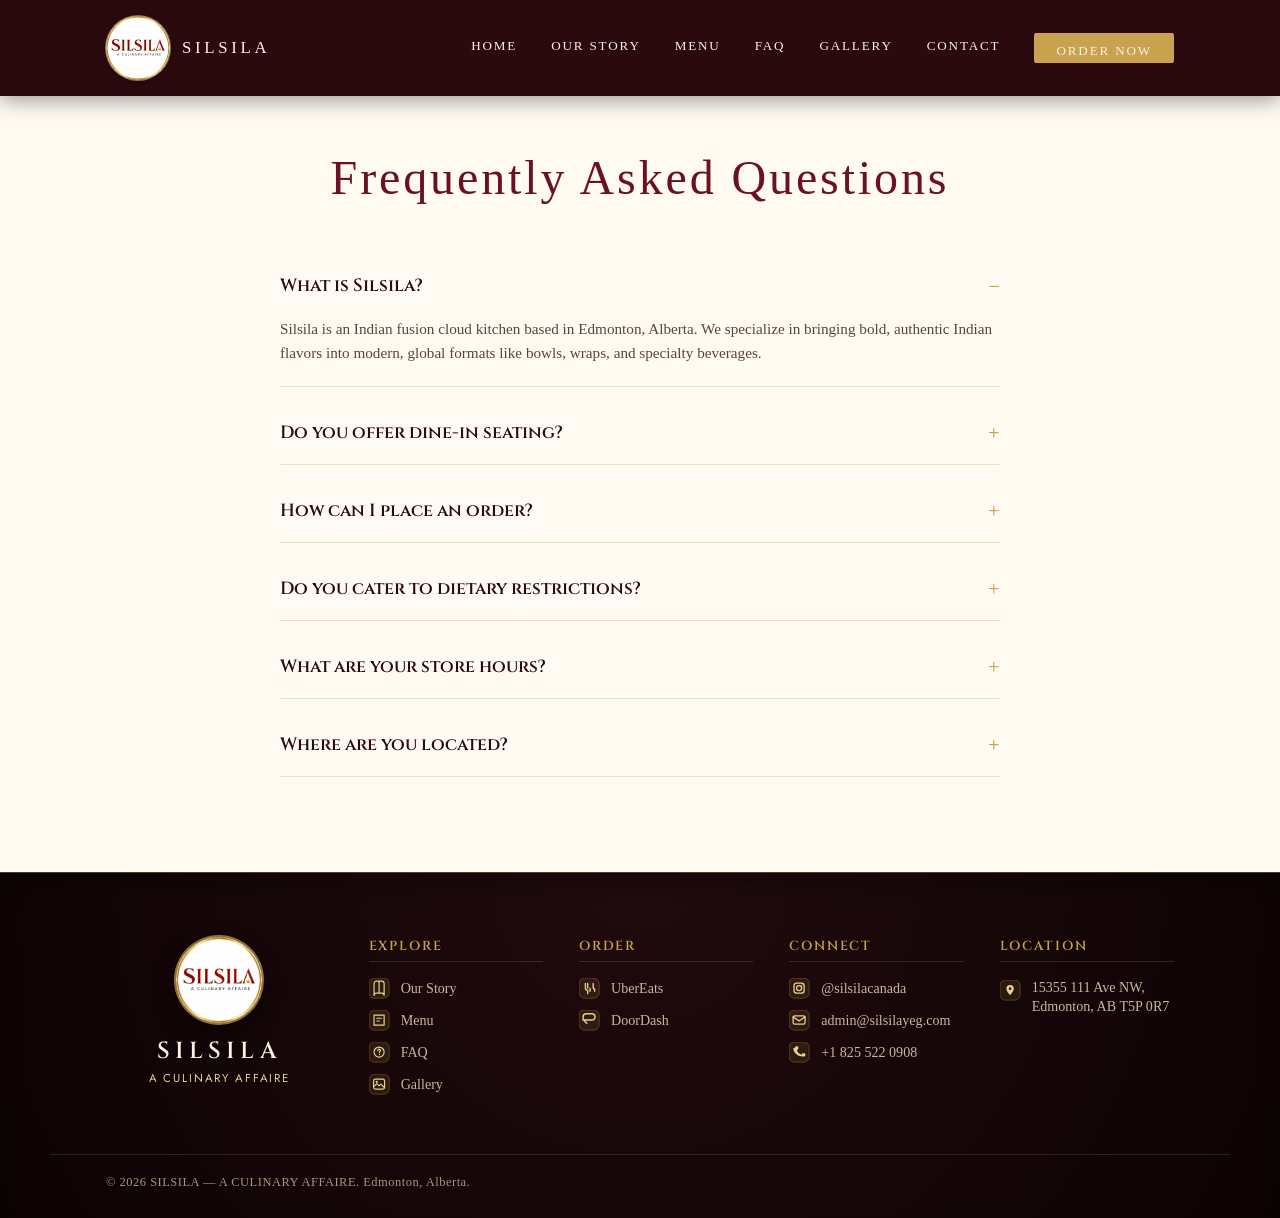
<file: faq.html>
<!DOCTYPE html>
<html lang="en">
<head>
<meta charset="UTF-8">
<meta name="viewport" content="width=device-width, initial-scale=1.0, viewport-fit=cover">
<title>FAQ — SILSILA | Indian Fusion Kitchen, Edmonton</title>
<meta name="description" content="Frequently Asked Questions about Silsila. Learn about our ordering process, dietary options, and more.">
<link rel="icon" type="image/webp" href="images/logo.webp?v=3">
<link rel="apple-touch-icon" href="images/logo.webp?v=3">
<link rel="preconnect" href="https://fonts.googleapis.com">
<link rel="preconnect" href="https://fonts.gstatic.com" crossorigin>
<link href="https://fonts.googleapis.com/css2?family=Cinzel:wght@500;600;700&family=Cormorant+Garamond:ital,wght@0,500;0,600;1,500;1,600&family=Jost:wght@300;400;500;600&family=Noto+Serif+Devanagari:wght@500;600&display=swap" rel="stylesheet">
<link rel="stylesheet" href="style.css?v=72">
</head>
<body>

<!-- decorative lotus icon (reused) -->
<svg width="0" height="0" style="position:absolute">
  <symbol id="lotus-icon" viewBox="0 0 100 100">
    <path fill="currentColor" d="M50 10c4 12 4 24 0 34-4-10-4-22 0-34zm-18 8c8 9 13 20 13 31-10-5-17-15-19-27 2-1 4-2 6-4zm36 0c2 2 4 3 6 4-2 12-9 22-19 27 0-11 5-22 13-31zM14 34c10 3 19 10 24 20-12 1-23-5-29-15 2-2 3-3 5-5zm72 0c2 2 3 3 5 5-6 10-17 16-29 15 5-10 14-17 24-20zM50 46c9 0 17 4 22 11-9 5-19 5-22 5s-13 0-22-5c5-7 13-11 22-11zm0 20c14 0 26 6 32 15-10 6-22 6-32 3-10 3-22 3-32-3 6-9 18-15 32-15z"/>
  </symbol>
</svg>

<header class="site-nav" id="siteNav" style="background:var(--maroon-black); box-shadow:0 4px 20px rgba(0,0,0,.4);">
  <div class="wrap">
    <a href="index.html#top" class="nav-logo">
      <img src="images/logo.webp?v=3" alt="Silsila emblem" class="nav-emblem" width="44" height="44" decoding="async">
      <span class="wordmark">SILSILA</span>
    </a>
    <nav class="links" id="navLinks">
      <a href="index.html">Home</a>
      <a href="index.html#story">Our Story</a>
      <a href="menu.html">Menu</a>
      <a href="faq.html">FAQ</a>
      <a href="gallery.html">Gallery</a>
      <a href="index.html#contact">Contact</a>
      <a href="index.html#order" class="nav-cta">Order Now</a>
    </nav>
    <button class="menu-toggle" id="menuToggle" aria-label="Toggle navigation">☰</button>
  </div>
</header>

<div style="height:70px; background:var(--maroon-black);"></div> <!-- spacer for fixed nav -->

<section class="faq-section">
  <div class="wrap">
    <h2>Frequently Asked Questions</h2>
    
    <details class="faq-item" open>
      <summary>What is Silsila?</summary>
      <p>Silsila is an Indian fusion cloud kitchen based in Edmonton, Alberta. We specialize in bringing bold, authentic Indian flavors into modern, global formats like bowls, wraps, and specialty beverages.</p>
    </details>

    <details class="faq-item">
      <summary>Do you offer dine-in seating?</summary>
      <p>No, we operate exclusively as a cloud kitchen. This means we focus 100% of our effort on preparing high-quality food for takeout and delivery, ensuring your meal travels perfectly from our kitchen to your table.</p>
    </details>

    <details class="faq-item">
      <summary>How can I place an order?</summary>
      <p>You can easily place an order for delivery through our partners on <a href="https://www.ubereats.com/store-browse-uuid/f5e829a9-1c4e-5f1b-96e7-2592c04acdda?diningMode=DELIVERY" target="_blank" rel="noopener" style="color:var(--gold); font-weight:600; text-decoration:underline;">UberEats</a> and <a href="https://www.doordash.com/store/49898169?utm_source=mx_share&aw=J10P4JOh0CunYYS1" target="_blank" rel="noopener" style="color:var(--gold); font-weight:600; text-decoration:underline;">DoorDash</a>.</p>
    </details>

    <details class="faq-item">
      <summary>Do you cater to dietary restrictions?</summary>
      <p>Yes! We offer a variety of vegetarian options. Please check our menu on UberEats or DoorDash for detailed ingredient information and allergy warnings.</p>
    </details>

    <details class="faq-item">
      <summary>What are your store hours?</summary>
      <div style="margin-top: 12px;">
        <p style="margin-bottom: 10px;">Our kitchen & takeout hours are:</p>
        <div style="display: grid; grid-template-columns: 130px auto; gap: 6px 14px; max-width: 360px; line-height: 1.8; margin-top: 8px;">
          <div><strong>Monday:</strong></div><div>03:00 PM – 11:00 PM</div>
          <div><strong>Tuesday:</strong></div><div><span style="color: #c95135; font-weight: 600;">Closed</span></div>
          <div><strong>Wednesday:</strong></div><div>03:00 PM – 11:00 PM</div>
          <div><strong>Thursday:</strong></div><div>03:00 PM – 11:00 PM</div>
          <div><strong>Friday:</strong></div><div>03:00 PM – 12:00 AM</div>
          <div><strong>Saturday:</strong></div><div>03:00 PM – 12:00 AM</div>
          <div><strong>Sunday:</strong></div><div>03:00 PM – 11:00 PM</div>
        </div>
      </div>
    </details>

    <details class="faq-item">
      <summary>Where are you located?</summary>
      <p>Our kitchen is located at 15355 111 Ave NW, Edmonton, Alberta, Canada T5P 0R7. Please note that this location is for order pickup and kitchen operations only, as we do not have a dine-in area.</p>
    </details>

  </div>
</section>

<footer>
  <div class="wrap">
    <div class="footer-brand">
      <img src="images/logo.webp?v=3" alt="Silsila emblem" loading="lazy" decoding="async" width="86" height="86">
      <div class="word">SILSILA</div>
      <div class="sub">A CULINARY AFFAIRE</div>
    </div>
    <div class="footer-links">
      <div class="footer-col">
        <div class="t">Explore</div>
        <a href="index.html#story"><svg width="22" height="22" viewBox="0 0 24 24" fill="none" style="flex-shrink:0;"><rect width="22" height="22" rx="6" fill="rgba(200,162,78,0.12)" stroke="rgba(200,162,78,0.35)" stroke-width="1"/><path d="M5.5 6a2.5 2.5 0 0 1 2.5-2.5h3v13h-3A2.5 2.5 0 0 0 5.5 19V6zm11 0a2.5 2.5 0 0 0-2.5-2.5h-3v13h3A2.5 2.5 0 0 1 16.5 19V6z" stroke="#e9d08f" stroke-width="1.3" stroke-linejoin="round"/></svg><span>Our Story</span></a>
        <a href="menu.html"><svg width="22" height="22" viewBox="0 0 24 24" fill="none" style="flex-shrink:0;"><rect width="22" height="22" rx="6" fill="rgba(200,162,78,0.12)" stroke="rgba(200,162,78,0.35)" stroke-width="1"/><path d="M5.5 5.5h11v11h-11z" stroke="#e9d08f" stroke-width="1.3" rx="1.5"/><path d="M8.5 9h5m-5 3h3" stroke="#e9d08f" stroke-width="1.3" stroke-linecap="round"/></svg><span>Menu</span></a>
        <a href="faq.html"><svg width="22" height="22" viewBox="0 0 24 24" fill="none" style="flex-shrink:0;"><rect width="22" height="22" rx="6" fill="rgba(200,162,78,0.12)" stroke="rgba(200,162,78,0.35)" stroke-width="1"/><circle cx="11" cy="11" r="5.5" stroke="#e9d08f" stroke-width="1.3"/><path d="M9.5 9.5a1.5 1.5 0 0 1 2.7-1c.5.5.3 1.2 0 1.5-.4.4-.7.6-.7 1.2v.3m0 2h.01" stroke="#e9d08f" stroke-width="1.3" stroke-linecap="round"/></svg><span>FAQ</span></a>
        <a href="gallery.html"><svg width="22" height="22" viewBox="0 0 24 24" fill="none" style="flex-shrink:0;"><rect width="22" height="22" rx="6" fill="rgba(200,162,78,0.12)" stroke="rgba(200,162,78,0.35)" stroke-width="1"/><rect x="5" y="5.5" width="12" height="11" rx="2" stroke="#e9d08f" stroke-width="1.3"/><circle cx="8.5" cy="8.5" r="1.2" fill="#e9d08f"/><path d="M5 14l3.5-3.5 2.5 2.5 2-2 4 4" stroke="#e9d08f" stroke-width="1.3" stroke-linecap="round" stroke-linejoin="round"/></svg><span>Gallery</span></a>
      </div>
      <div class="footer-col">
        <div class="t">Order</div>
        <a href="https://www.ubereats.com/store-browse-uuid/f5e829a9-1c4e-5f1b-96e7-2592c04acdda?diningMode=DELIVERY" target="_blank" rel="noopener"><svg width="22" height="22" viewBox="0 0 24 24" fill="none" style="flex-shrink:0;"><rect width="22" height="22" rx="6" fill="rgba(200,162,78,0.12)" stroke="rgba(200,162,78,0.35)" stroke-width="1"/><path d="M7 6v5m2.5-5v5m-2.5 0a2.5 2.5 0 0 0 2.5 2.5v3.5m2.5-6v3.5m3.5-8.5v4.5a1.5 1.5 0 0 0 1.5 1.5v2.5" stroke="#e9d08f" stroke-width="1.5" stroke-linecap="round"/></svg><span>UberEats</span></a>
        <a href="https://www.doordash.com/store/49898169?utm_source=mx_share&aw=J10P4JOh0CunYYS1" target="_blank" rel="noopener"><svg width="22" height="22" viewBox="0 0 24 24" fill="none" style="flex-shrink:0;"><rect width="22" height="22" rx="6" fill="rgba(200,162,78,0.12)" stroke="rgba(200,162,78,0.35)" stroke-width="1"/><path d="M5 11h9a3.5 3.5 0 0 0 0-7H8a3.5 3.5 0 0 0-3.5 3.5v3.5zm0 0l3.5 3.5" stroke="#e9d08f" stroke-width="1.6" stroke-linecap="round" stroke-linejoin="round"/></svg><span>DoorDash</span></a>
      </div>
      <div class="footer-col">
        <div class="t">Connect</div>
        <a href="https://instagram.com/silsilacanada" target="_blank" rel="noopener"><svg width="22" height="22" viewBox="0 0 24 24" fill="none" style="flex-shrink:0;"><rect width="22" height="22" rx="6" fill="rgba(200,162,78,0.12)" stroke="rgba(200,162,78,0.35)" stroke-width="1"/><rect x="5.5" y="5.5" width="11" height="11" rx="3" stroke="#e9d08f" stroke-width="1.4"/><circle cx="11" cy="11" r="2.8" stroke="#e9d08f" stroke-width="1.4"/><circle cx="14.2" cy="7.8" r="0.7" fill="#e9d08f"/></svg><span>@silsilacanada</span></a>
        <a href="mailto:admin@silsilayeg.com"><svg width="22" height="22" viewBox="0 0 24 24" fill="none" style="flex-shrink:0;"><rect width="22" height="22" rx="6" fill="rgba(200,162,78,0.12)" stroke="rgba(200,162,78,0.35)" stroke-width="1"/><rect x="4.5" y="6.5" width="13" height="9" rx="1.8" stroke="#e9d08f" stroke-width="1.4"/><path d="M4.5 7.5l6.5 4.5 6.5-4.5" stroke="#e9d08f" stroke-width="1.4" stroke-linecap="round" stroke-linejoin="round"/></svg><span>admin@silsilayeg.com</span></a>
        <a href="tel:+18255220908"><svg width="22" height="22" viewBox="0 0 24 24" fill="none" style="flex-shrink:0;"><rect width="22" height="22" rx="6" fill="rgba(200,162,78,0.12)" stroke="rgba(200,162,78,0.35)" stroke-width="1"/><path d="M6.5 5.5a1.5 1.5 0 0 1 1.5-1.5h1a1.5 1.5 0 0 1 1.5 1.5v1.5a1.5 1.5 0 0 1-1.5 1.5h-.5a9 9 0 0 0 6.5 6.5v-.5a1.5 1.5 0 0 1 1.5-1.5h1.5a1.5 1.5 0 0 1 1.5 1.5v1a1.5 1.5 0 0 1-1.5 1.5C10 18 4 12 4 6.5z" fill="#e9d08f" transform="scale(0.85) translate(1.5,1.5)"/></svg><span>+1 825 522 0908</span></a>
      </div>
      <div class="footer-col">
        <div class="t">Location</div>
        <a href="https://maps.google.com/?q=15355+111+Ave+NW,+Edmonton,+Alberta,+Canada+T5P+0R7" target="_blank" rel="noopener" style="align-items:flex-start;"><svg width="22" height="22" viewBox="0 0 24 24" fill="none" style="flex-shrink:0; margin-top:2px;"><rect width="22" height="22" rx="6" fill="rgba(200,162,78,0.12)" stroke="rgba(200,162,78,0.35)" stroke-width="1"/><path d="M11 5a4 4 0 0 0-4 4c0 3 4 7 4 7s4-4 4-7a4 4 0 0 0-4-4zm0 5.5a1.5 1.5 0 1 1 0-3 1.5 1.5 0 0 1 0 3z" fill="#e9d08f" transform="translate(0,0.5)"/></svg><span>15355 111 Ave NW,<br>Edmonton, AB T5P 0R7</span></a>
      </div>
    </div>
  </div>
  <div class="footer-bottom">
    <span>&copy; 2026 SILSILA — A CULINARY AFFAIRE. Edmonton, Alberta.</span>
  </div>
</footer>

<script>
// mobile nav
const toggle = document.getElementById('menuToggle');
const links = document.getElementById('navLinks');
toggle.addEventListener('click', ()=> {
  const isOpen = links.classList.toggle('open');
  toggle.innerText = isOpen ? '✕' : '☰';
});
</script>
</body>
</html>
</file>
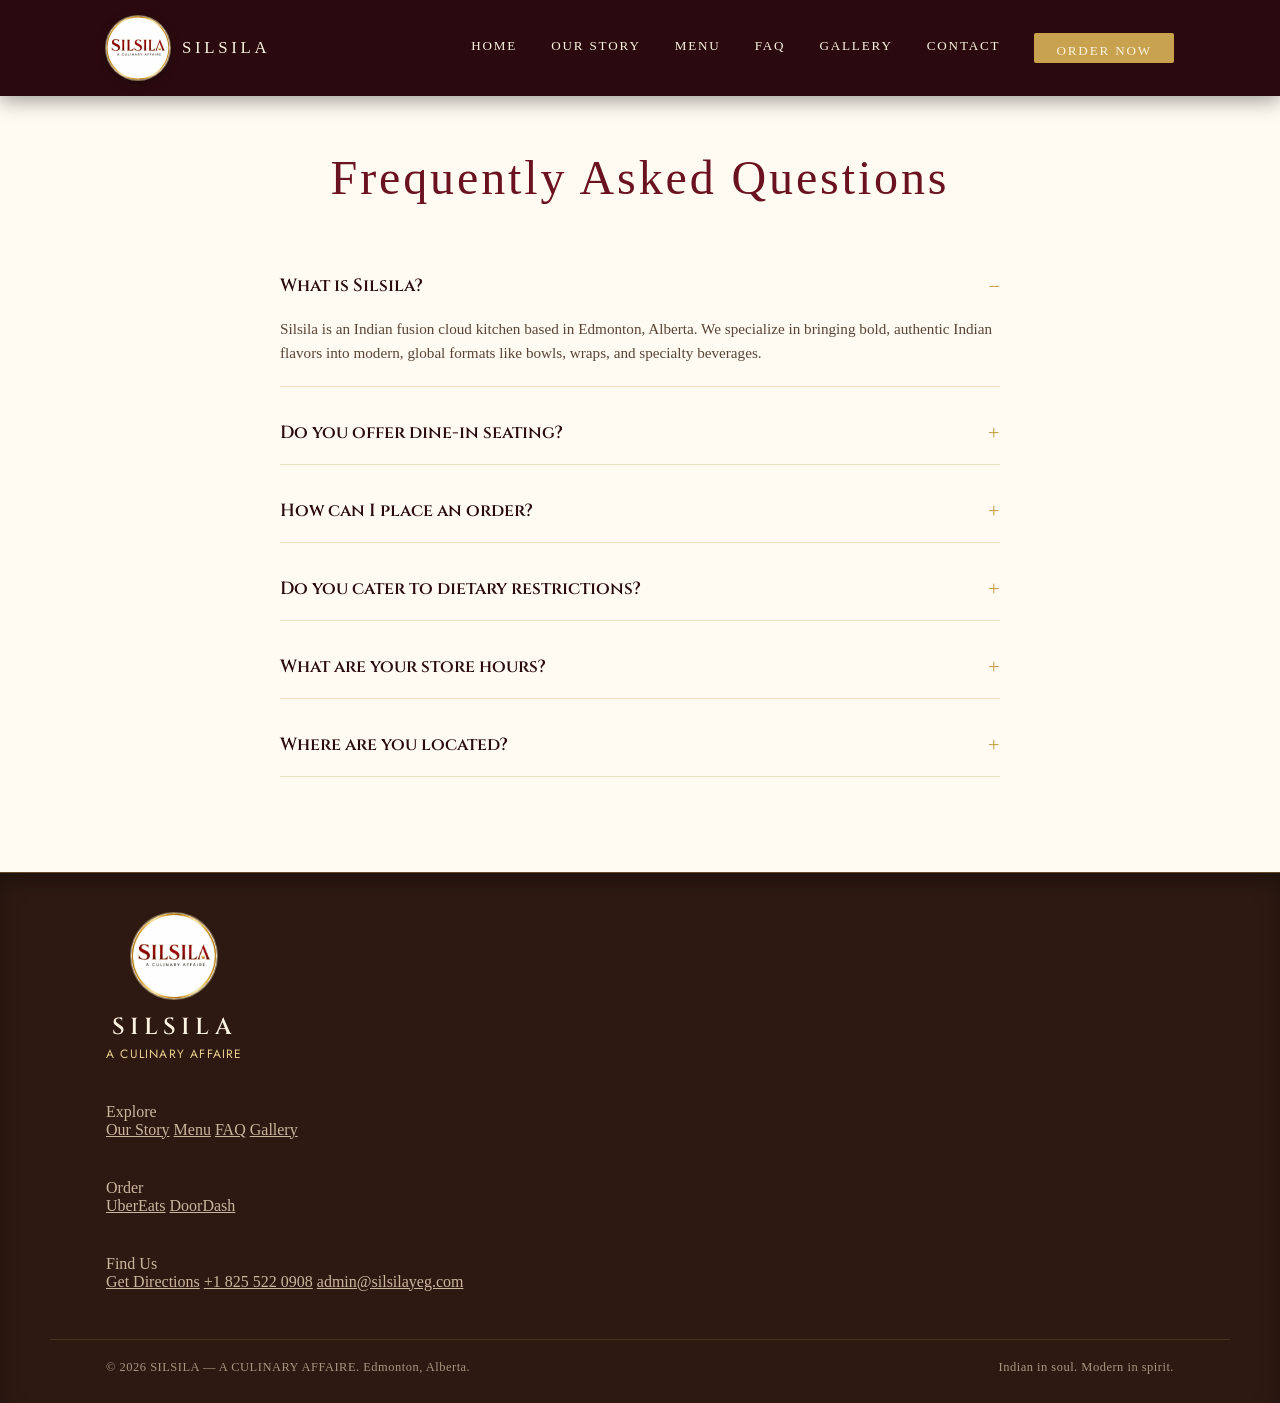
<file: faq_backup.html>
<!DOCTYPE html>
<html lang="en">
<head>
<meta charset="UTF-8">
<meta name="viewport" content="width=device-width, initial-scale=1.0, viewport-fit=cover">
<title>FAQ — SILSILA | Indian Fusion Kitchen, Edmonton</title>
<meta name="description" content="Frequently Asked Questions about Silsila. Learn about our ordering process, dietary options, and more.">
<link rel="icon" type="image/webp" href="images/logo.webp?v=3">
<link rel="apple-touch-icon" href="images/logo.webp?v=3">
<link rel="preconnect" href="https://fonts.googleapis.com">
<link rel="preconnect" href="https://fonts.gstatic.com" crossorigin>
<link href="https://fonts.googleapis.com/css2?family=Cinzel:wght@500;600;700&family=Cormorant+Garamond:ital,wght@0,500;0,600;1,500;1,600&family=Jost:wght@300;400;500;600&family=Noto+Serif+Devanagari:wght@500;600&display=swap" rel="stylesheet">
<link rel="stylesheet" href="style.css?v=63">
</head>
<body>

<!-- decorative lotus icon (reused) -->
<svg width="0" height="0" style="position:absolute">
  <symbol id="lotus-icon" viewBox="0 0 100 100">
    <path fill="currentColor" d="M50 10c4 12 4 24 0 34-4-10-4-22 0-34zm-18 8c8 9 13 20 13 31-10-5-17-15-19-27 2-1 4-2 6-4zm36 0c2 2 4 3 6 4-2 12-9 22-19 27 0-11 5-22 13-31zM14 34c10 3 19 10 24 20-12 1-23-5-29-15 2-2 3-3 5-5zm72 0c2 2 3 3 5 5-6 10-17 16-29 15 5-10 14-17 24-20zM50 46c9 0 17 4 22 11-9 5-19 5-22 5s-13 0-22-5c5-7 13-11 22-11zm0 20c14 0 26 6 32 15-10 6-22 6-32 3-10 3-22 3-32-3 6-9 18-15 32-15z"/>
  </symbol>
</svg>

<header class="site-nav" id="siteNav" style="background:var(--maroon-black); box-shadow:0 4px 20px rgba(0,0,0,.4);">
  <div class="wrap">
    <a href="index.html#top" class="nav-logo">
      <img src="images/logo.webp?v=3" alt="Silsila emblem" class="nav-emblem" width="44" height="44" decoding="async">
      <span class="wordmark">SILSILA</span>
    </a>
    <nav class="links" id="navLinks">
      <a href="index.html">Home</a>
      <a href="index.html#story">Our Story</a>
      <a href="menu.html">Menu</a>
      <a href="faq.html">FAQ</a>
      <a href="index.html#gallery">Gallery</a>
      <a href="index.html#contact">Contact</a>
      <a href="index.html#order" class="nav-cta">Order Now</a>
    </nav>
    <button class="menu-toggle" id="menuToggle" aria-label="Toggle navigation">☰</button>
  </div>
</header>

<div style="height:70px; background:var(--maroon-black);"></div> <!-- spacer for fixed nav -->

<section class="faq-section">
  <div class="wrap">
    <h2>Frequently Asked Questions</h2>
    
    <details class="faq-item" open>
      <summary>What is Silsila?</summary>
      <p>Silsila is an Indian fusion cloud kitchen based in Edmonton, Alberta. We specialize in bringing bold, authentic Indian flavors into modern, global formats like bowls, wraps, and specialty beverages.</p>
    </details>

    <details class="faq-item">
      <summary>Do you offer dine-in seating?</summary>
      <p>No, we operate exclusively as a cloud kitchen. This means we focus 100% of our effort on preparing high-quality food for takeout and delivery, ensuring your meal travels perfectly from our kitchen to your table.</p>
    </details>

    <details class="faq-item">
      <summary>How can I place an order?</summary>
      <p>You can easily place an order for delivery through our partners on UberEats and DoorDash. Simply click the "Order Now" button at the top of the page to find our profiles on these platforms.</p>
    </details>

    <details class="faq-item">
      <summary>Do you cater to dietary restrictions?</summary>
      <p>Yes! We offer a variety of vegetarian and vegan options, such as our Veggie Garden and Tikka Paneer dishes. Please check our menu on UberEats or DoorDash for detailed ingredient information and allergy warnings.</p>
    </details>

    <details class="faq-item">
      <summary>What are your store hours?</summary>
      <p>Our store and kitchen hours are:<br>
      • <strong>Sunday & Monday:</strong> 12:00 PM – 09:00 PM<br>
      • <strong>Tuesday & Wednesday:</strong> Closed<br>
      • <strong>Thursday:</strong> 12:00 PM – 09:00 PM<br>
      • <strong>Friday:</strong> 12:00 PM – 10:00 PM<br>
      • <strong>Saturday:</strong> 02:00 PM – 10:00 PM</p>
    </details>

    <details class="faq-item">
      <summary>Where are you located?</summary>
      <p>Our kitchen is located at 15355 111 Ave NW, Edmonton, Alberta, Canada T5P 0R7. Please note that this location is for order pickup and kitchen operations only, as we do not have a dine-in area.</p>
    </details>

  </div>
</section>

<footer style="background:var(--ink); padding-top:40px;">
  <div class="wrap" style="display:flex; flex-direction:column; gap:40px;">
    <div class="footer-brand">
      <img src="images/logo.webp?v=3" alt="Silsila emblem" loading="lazy" decoding="async" width="76" height="76" style="width:76px;height:76px;border-radius:50%;box-shadow:0 0 0 1px rgba(233,208,143,.5); object-fit:cover;">
      <div>
        <div class="word">SILSILA</div>
        <div class="sub" style="font-style:normal; font-size:0.75rem; letter-spacing:0.1em; margin-top:2px;">A CULINARY AFFAIRE</div>
      </div>
    </div>
    <div class="footer-links">
      <div>
        <div class="t">Explore</div>
        <a href="index.html#story">Our Story</a>
        <a href="menu.html">Menu</a>
        <a href="faq.html">FAQ</a>
        <a href="index.html#gallery">Gallery</a>
      </div>
      <div>
        <div class="t">Order</div>
        <a href="https://www.ubereats.com" target="_blank" rel="noopener">UberEats</a>
        <a href="https://www.doordash.com" target="_blank" rel="noopener">DoorDash</a>
      </div>
      <div>
        <div class="t">Find Us</div>
        <a href="https://maps.google.com/?q=15355+111+Ave+NW,+Edmonton,+Alberta,+Canada+T5P+0R7" target="_blank" rel="noopener">Get Directions</a>
        <a href="tel:+18255220908">+1 825 522 0908</a>
        <a href="mailto:admin@silsilayeg.com">admin@silsilayeg.com</a>
      </div>
    </div>
  </div>
  <div class="footer-bottom">
    <span>&copy; 2026 SILSILA — A CULINARY AFFAIRE. Edmonton, Alberta.</span>
    <span>Indian in soul. Modern in spirit.</span>
  </div>
</footer>

<script>
// mobile nav
const toggle = document.getElementById('menuToggle');
const links = document.getElementById('navLinks');
toggle.addEventListener('click', ()=> {
  const isOpen = links.classList.toggle('open');
  toggle.innerText = isOpen ? '✕' : '☰';
});
</script>
</body>
</html>
</file>
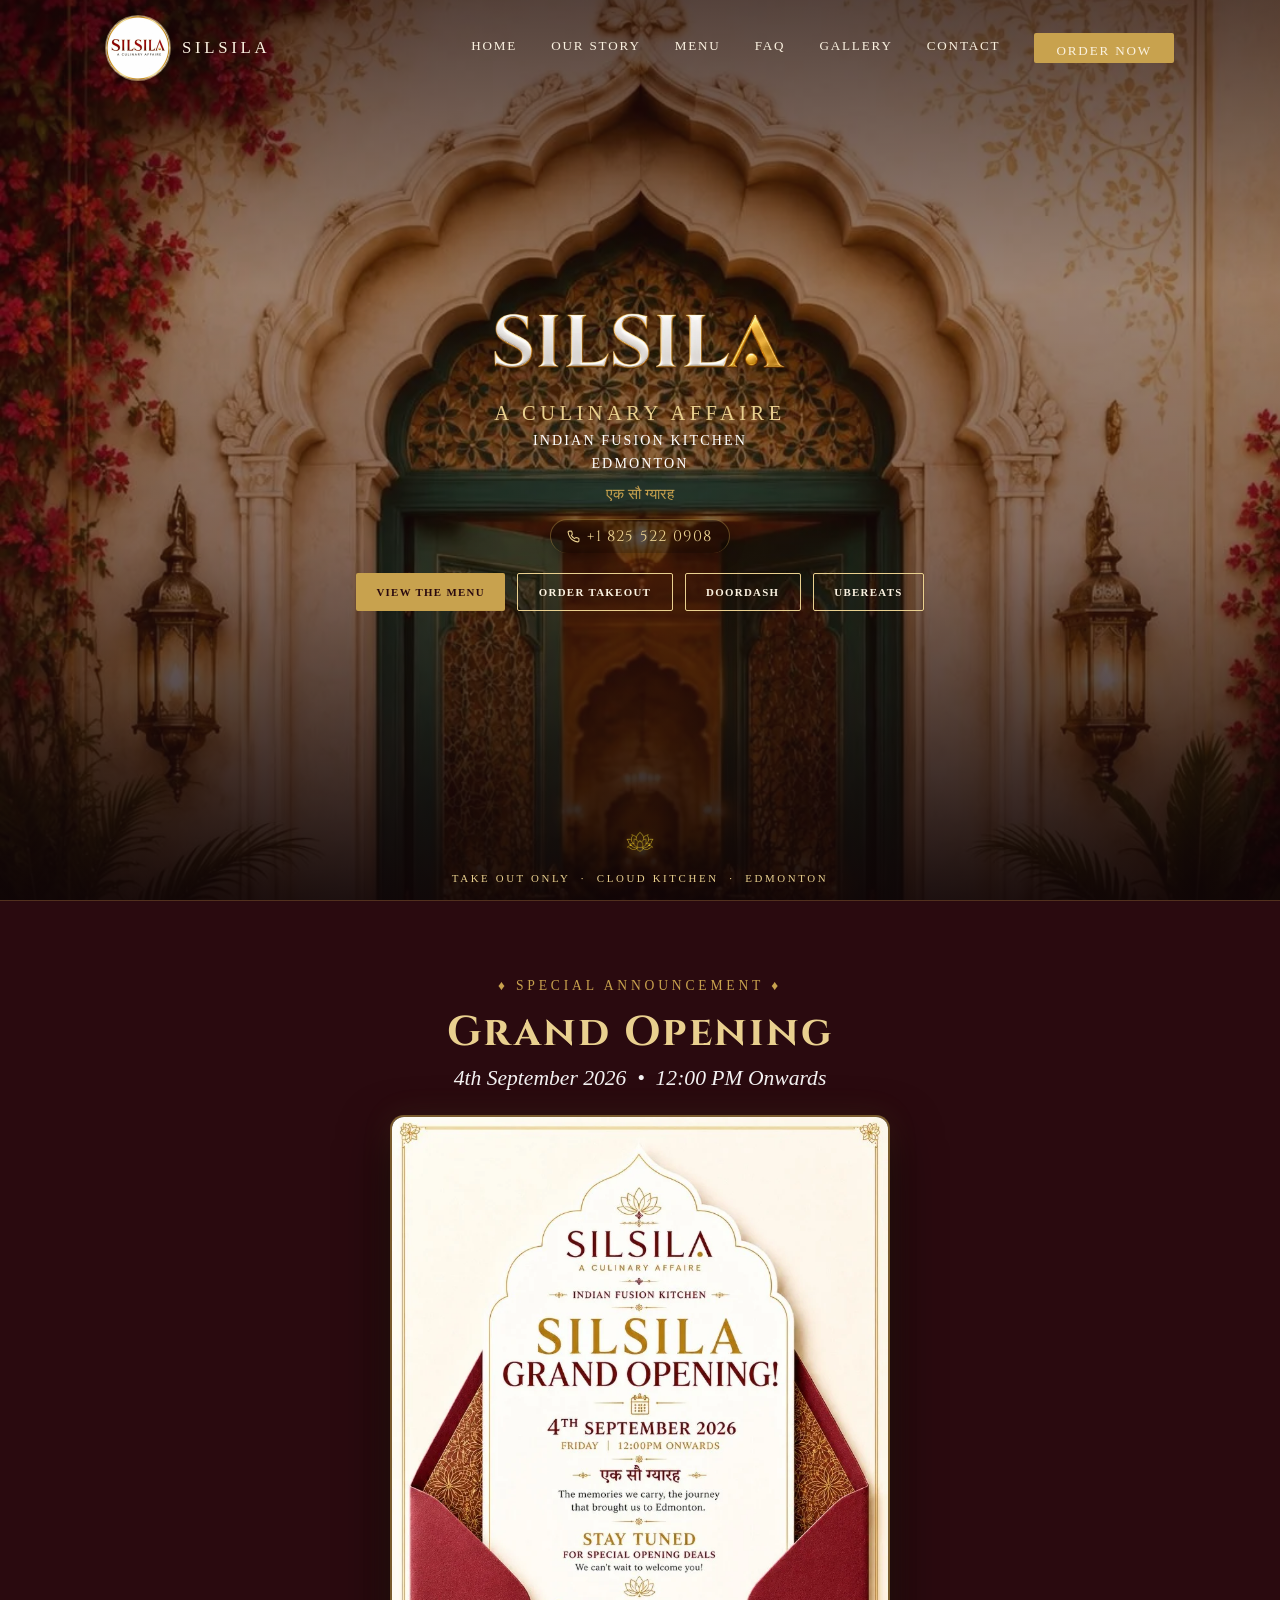
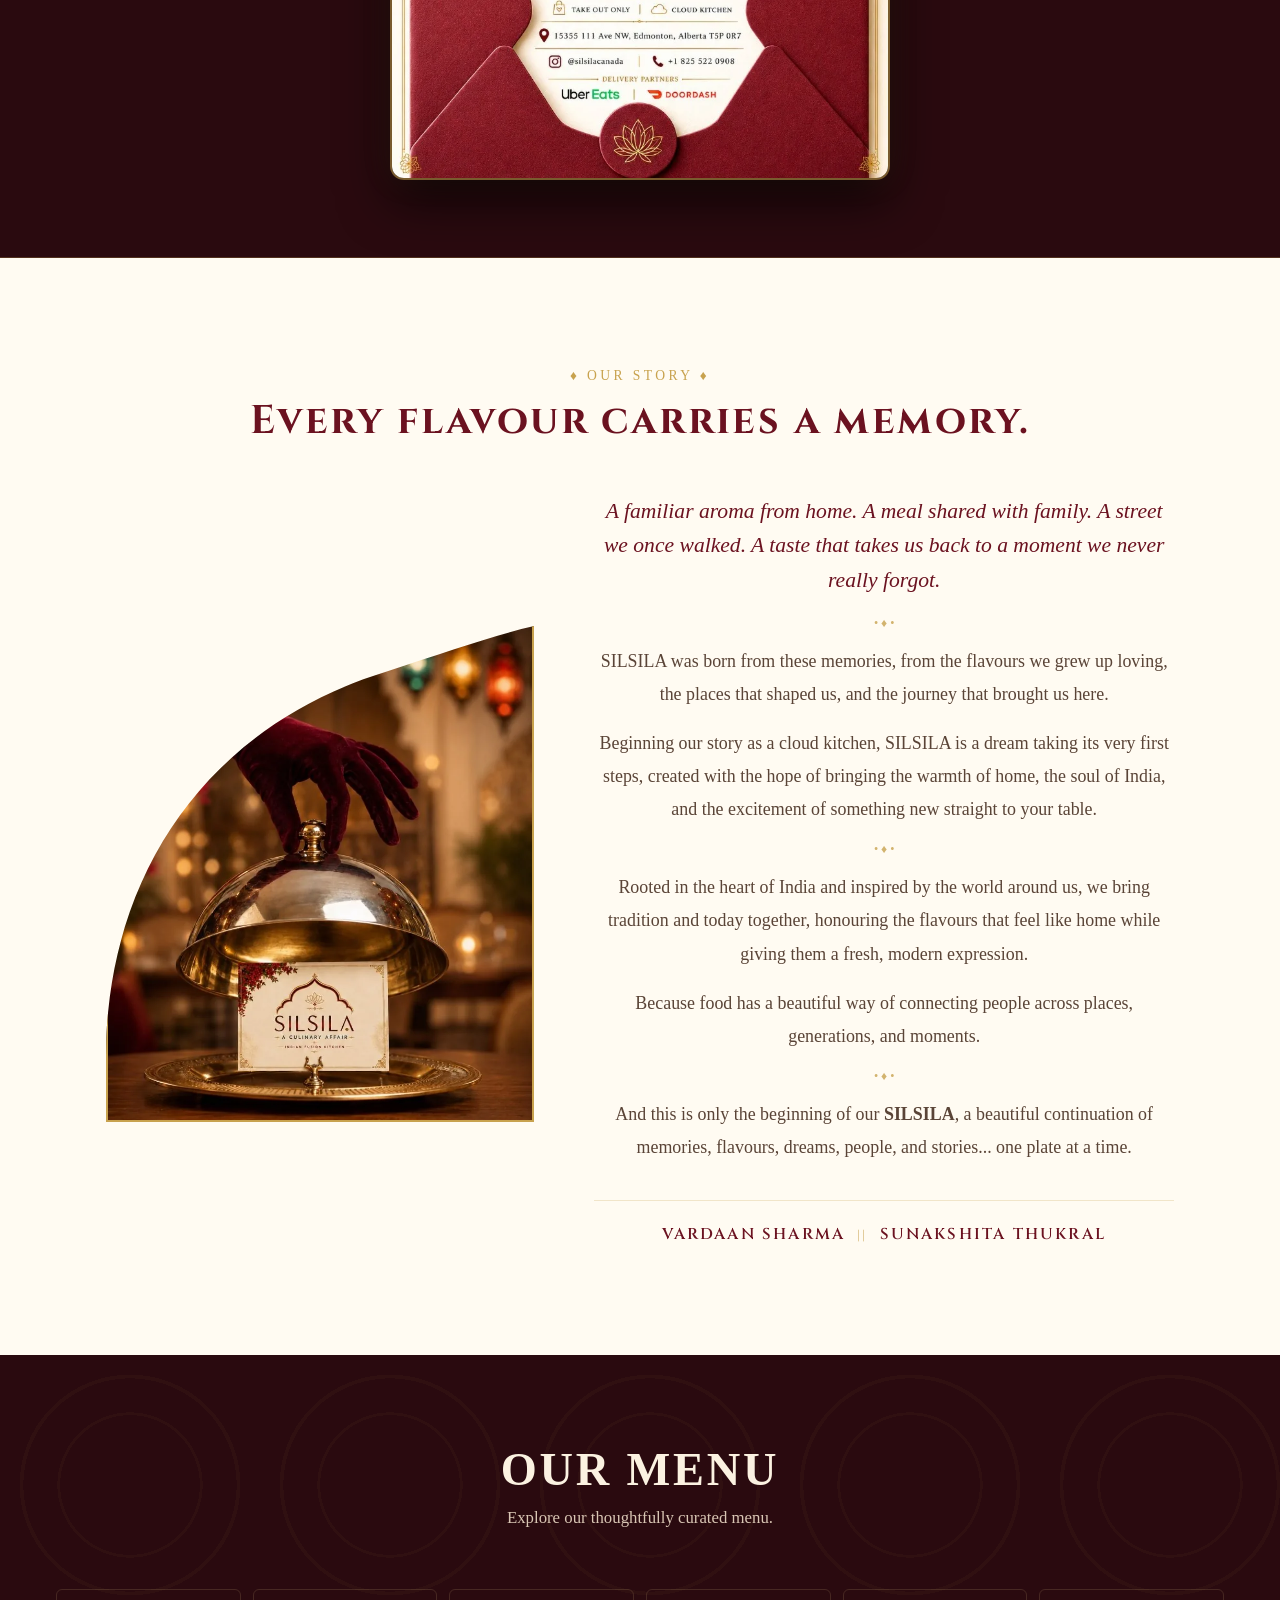
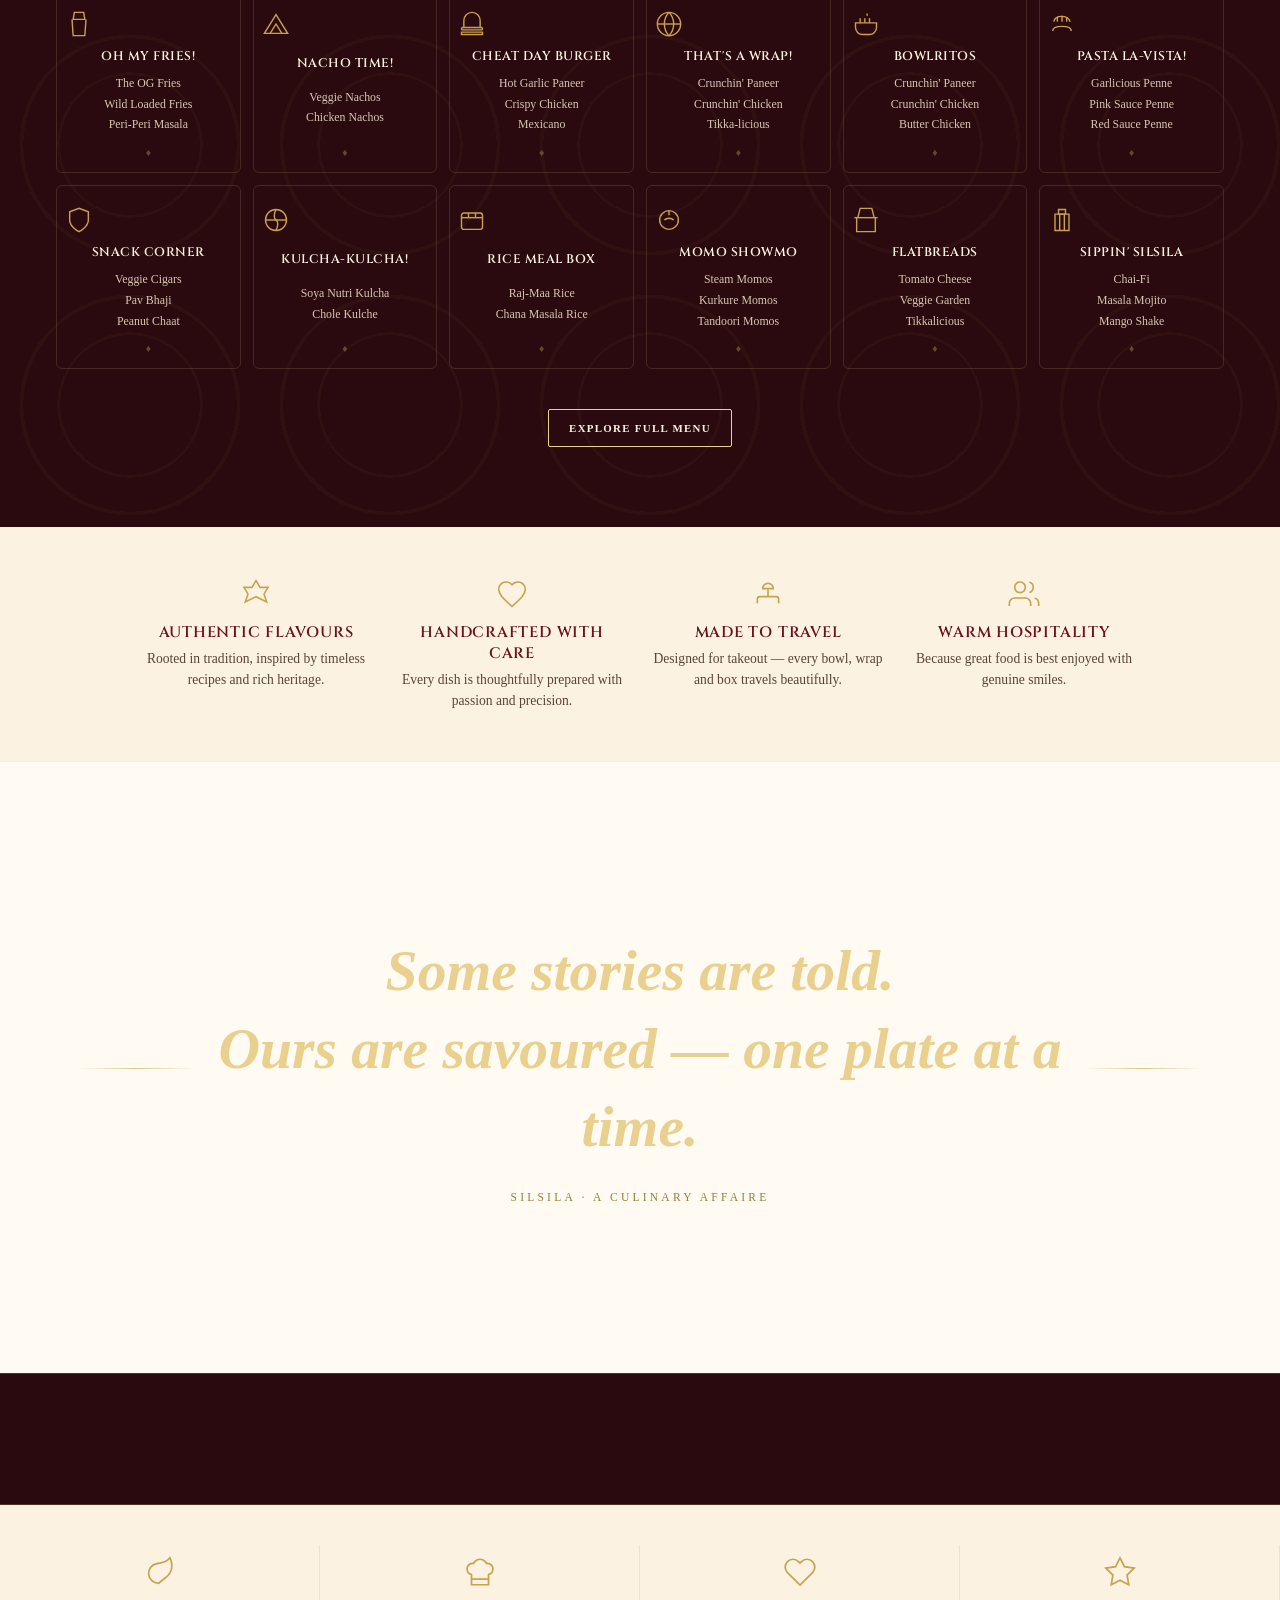
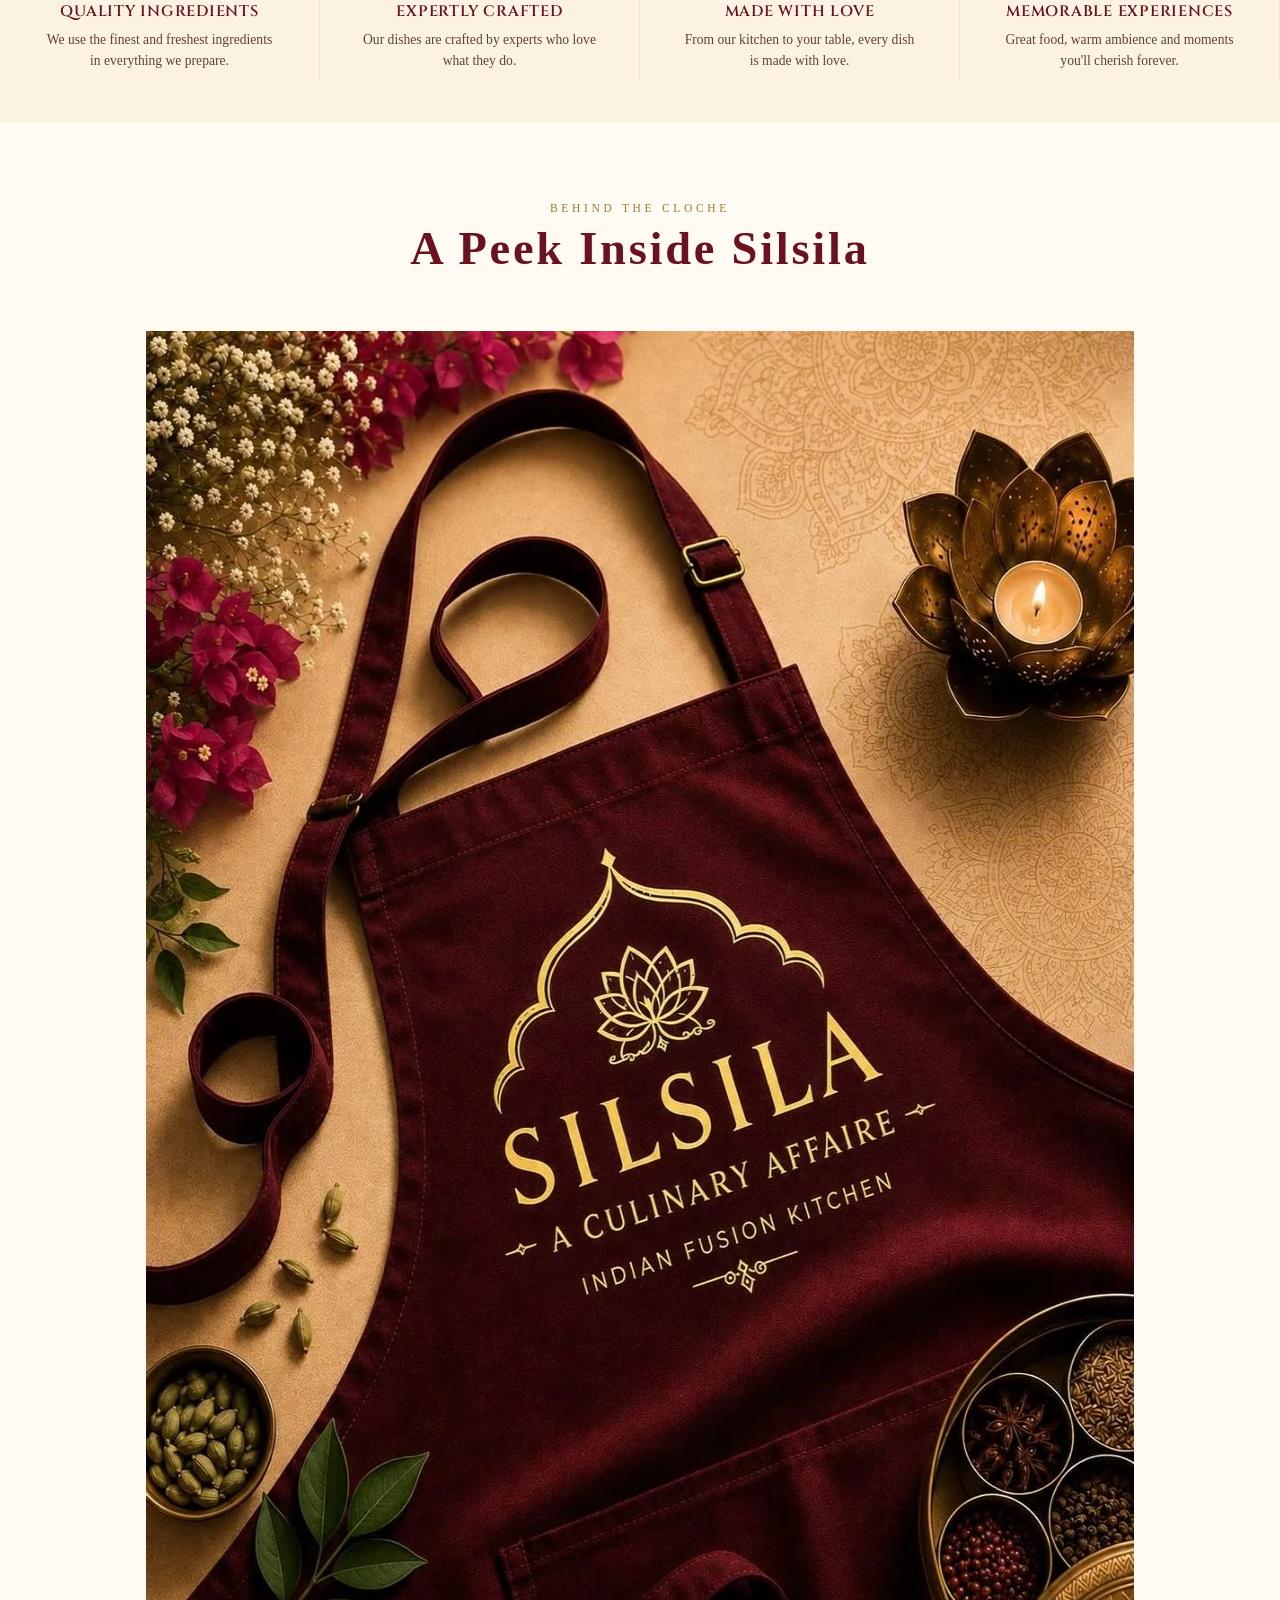
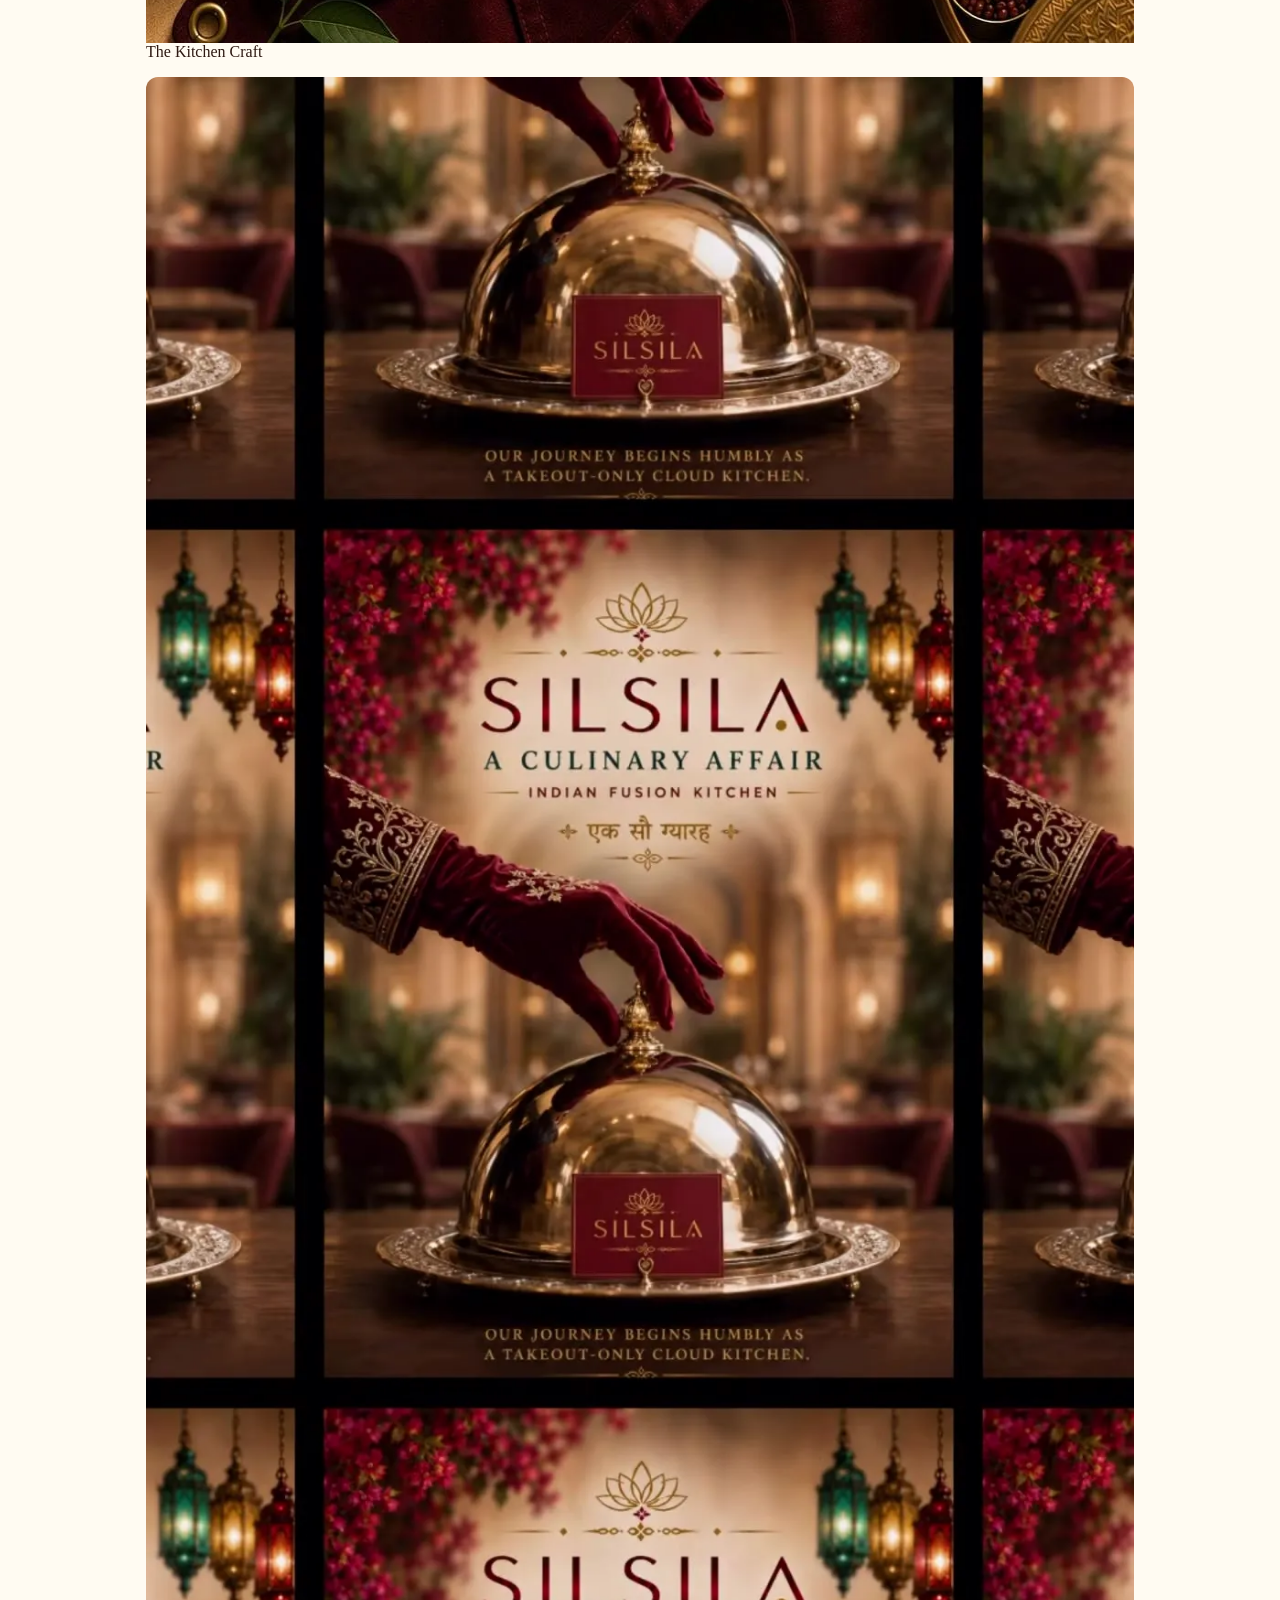
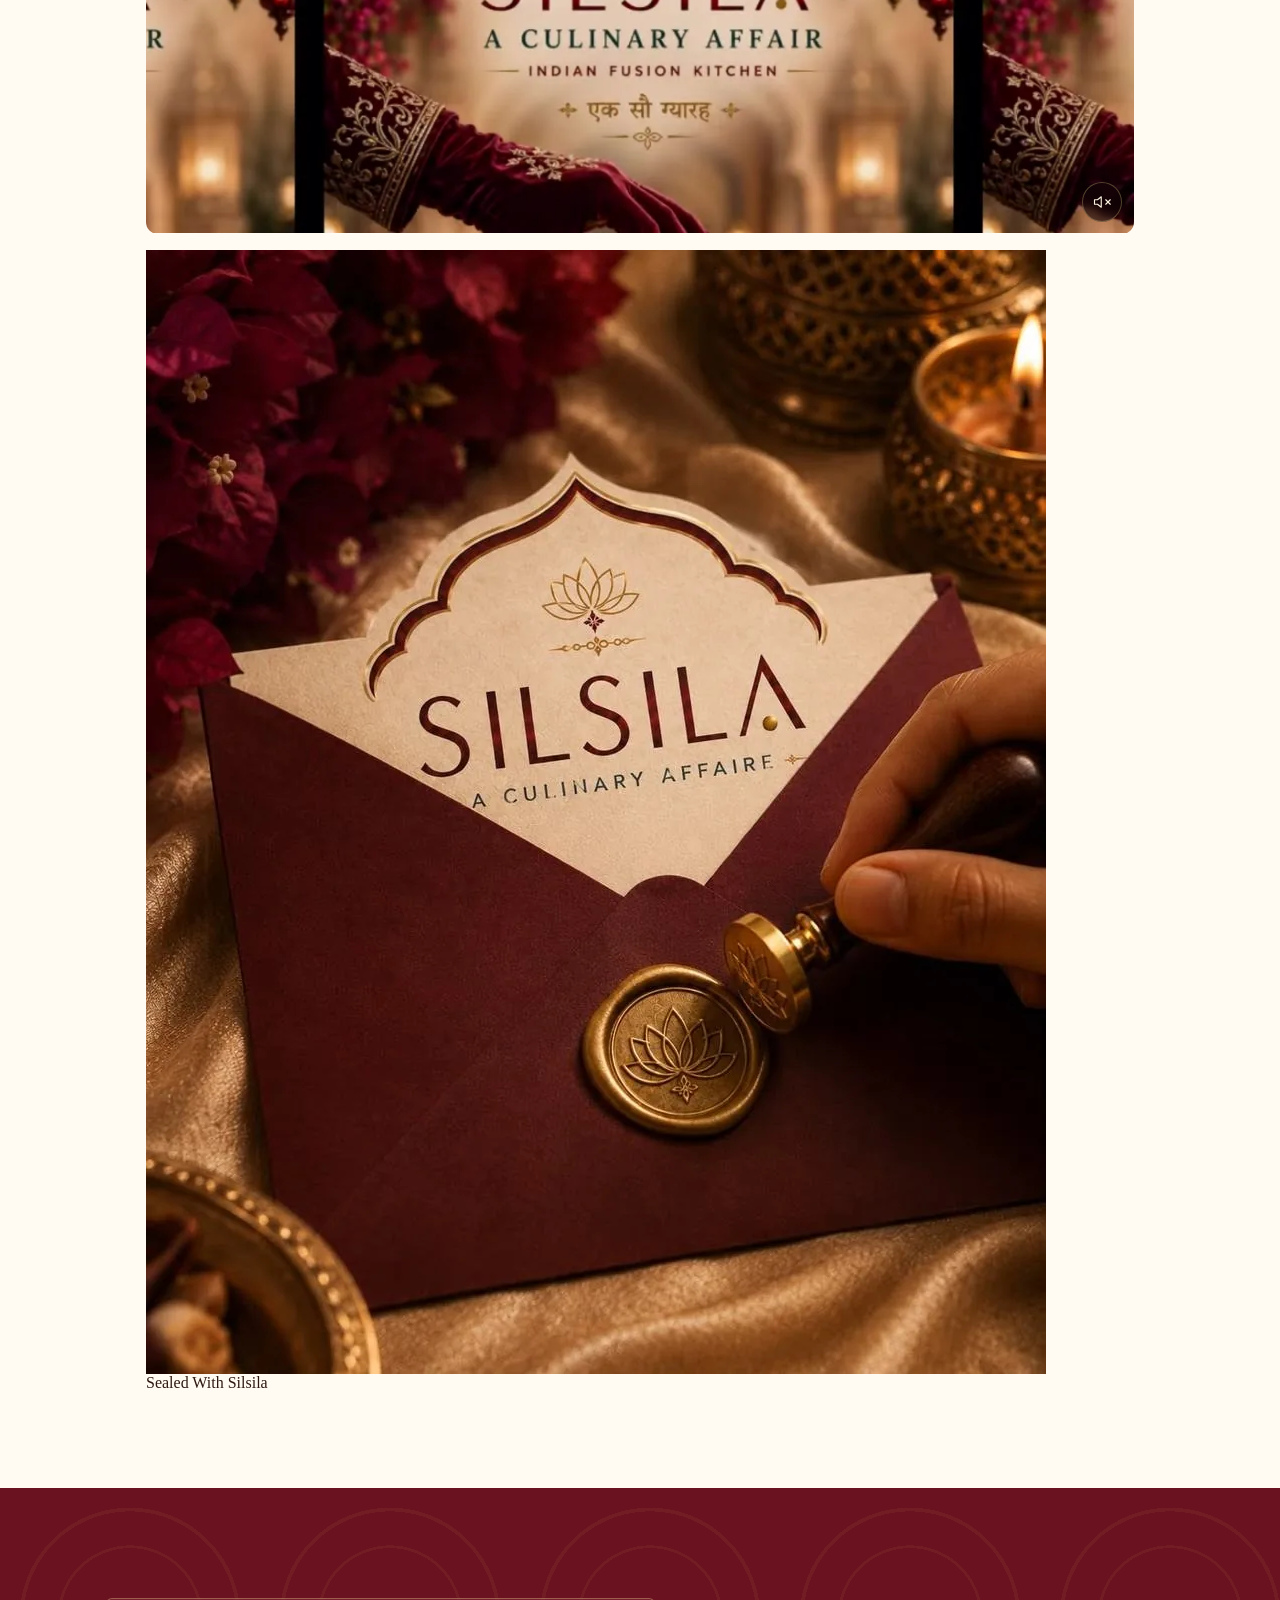
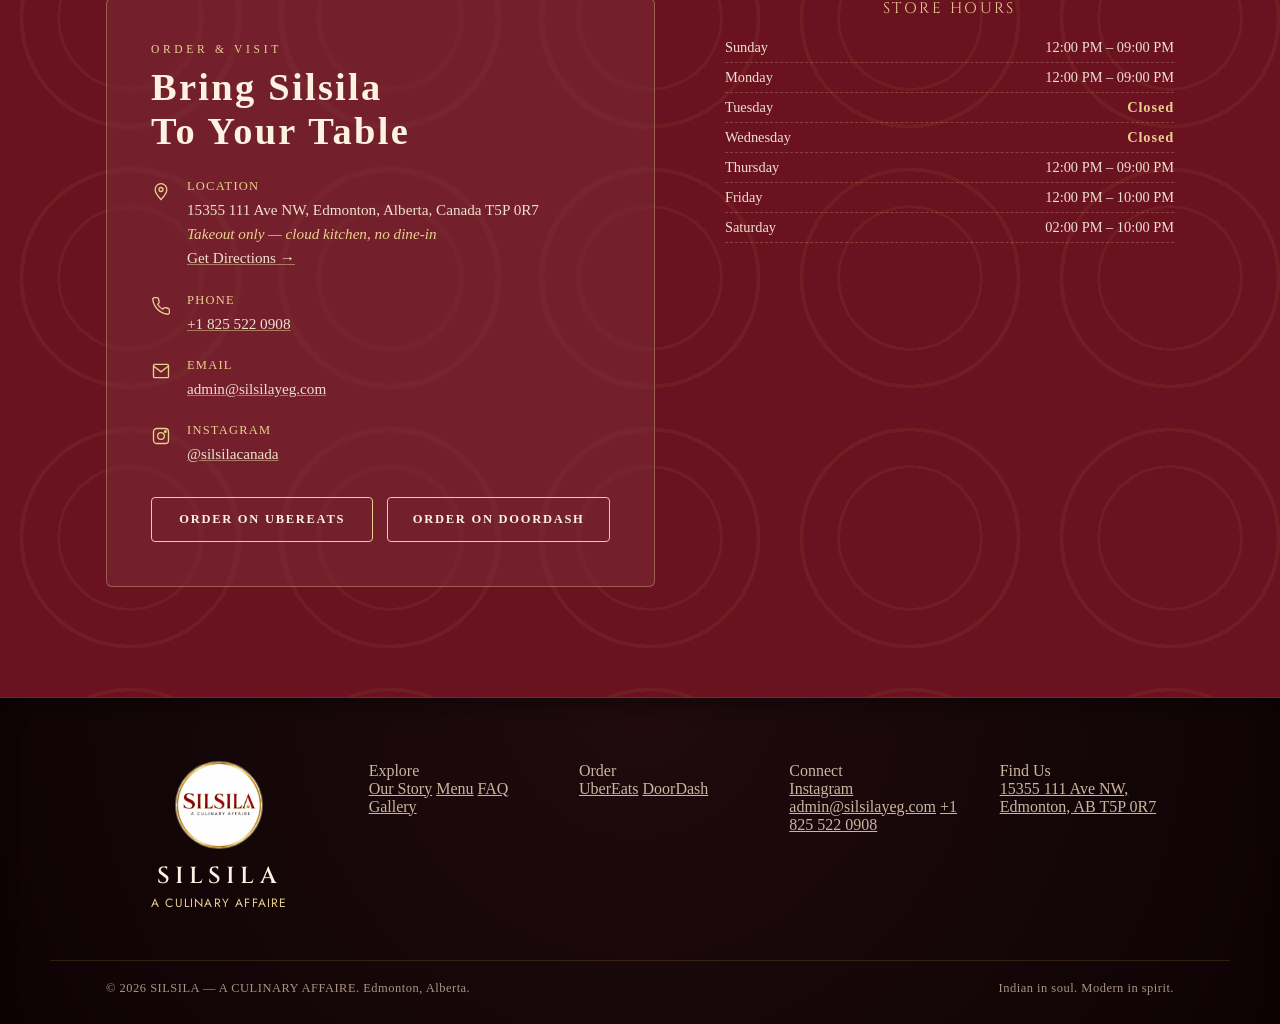
<file: index_backup.html>
<!DOCTYPE html>
<html lang="en">
<head>
<meta charset="UTF-8">
<meta name="viewport" content="width=device-width, initial-scale=1.0, viewport-fit=cover">
<title>SILSILA — A Culinary Affaire | Indian Fusion Kitchen, Edmonton</title>
<meta name="description" content="SILSILA — A Culinary Affaire. Indian fusion cloud kitchen in Edmonton, Alberta. Bold flavours, global inspiration, Indian soul. Order via UberEats or DoorDash.">
<link rel="icon" type="image/webp" href="images/logo.webp?v=3">
<link rel="apple-touch-icon" href="images/logo.webp?v=3">
<link rel="preload" as="image" href="images/hero_text.webp?v=1" type="image/webp" fetchpriority="high">
<link rel="preload" as="image" href="images/image_-164036047510574189.webp" type="image/webp">
<link rel="preconnect" href="https://fonts.googleapis.com">
<link rel="preconnect" href="https://fonts.gstatic.com" crossorigin>
<link href="https://fonts.googleapis.com/css2?family=Cinzel:wght@500;600;700&family=Cormorant+Garamond:ital,wght@0,500;0,600;1,500;1,600&family=Jost:wght@300;400;500;600&family=Noto+Serif+Devanagari:wght@500;600&display=swap" rel="stylesheet">
<link rel="stylesheet" href="style.css?v=66">
<script src="https://elfsightcdn.com/platform.js" async></script>
</head>
<body>

<!-- decorative lotus icon (reused) -->
<svg width="0" height="0" style="position:absolute">
  <symbol id="lotus-icon" viewBox="0 0 100 100">
    <path fill="currentColor" d="M50 10c4 12 4 24 0 34-4-10-4-22 0-34zm-18 8c8 9 13 20 13 31-10-5-17-15-19-27 2-1 4-2 6-4zm36 0c2 2 4 3 6 4-2 12-9 22-19 27 0-11 5-22 13-31zM14 34c10 3 19 10 24 20-12 1-23-5-29-15 2-2 3-3 5-5zm72 0c2 2 3 3 5 5-6 10-17 16-29 15 5-10 14-17 24-20zM50 46c9 0 17 4 22 11-9 5-19 5-22 5s-13 0-22-5c5-7 13-11 22-11zm0 20c14 0 26 6 32 15-10 6-22 6-32 3-10 3-22 3-32-3 6-9 18-15 32-15z"/>
  </symbol>
</svg>

<header class="site-nav" id="siteNav">
  <div class="wrap">
    <a href="#top" class="nav-logo">
      <img src="images/logo.webp?v=3" alt="Silsila emblem" class="nav-emblem" width="44" height="44" decoding="async">
      <span class="wordmark">SILSILA</span>
    </a>
    <nav class="links" id="navLinks">
      <a href="index.html">Home</a>
      <a href="#story">Our Story</a>
      <a href="menu.html">Menu</a>
      <a href="faq.html">FAQ</a>
      <a href="#gallery">Gallery</a>
      <a href="#visit">Contact</a>
      <a href="#order" class="nav-cta">Order Now</a>
    </nav>
    <button class="menu-toggle" id="menuToggle" aria-label="Toggle navigation">☰</button>
  </div>
</header>

<div id="top"></div>
<section class="hero">
  <div class="bg"></div>
  <div class="veil"></div>
  <div class="hero-content">
    <h1 class="hero-img-title"><img src="images/hero_text.webp?v=1" alt="SILSILA" fetchpriority="high" decoding="async"></h1>
    <div class="tagline">A CULINARY AFFAIRE</div>
    <div class="eyebrow" style="line-height: 1.6;">INDIAN FUSION KITCHEN<br>EDMONTON</div>
    <div class="sub deva">एक सौ ग्यारह</div>
    <div class="hero-phone" style="margin-bottom: 20px; animation: fadeUp 1.2s ease .4s both;">
      <a href="tel:+18255220908" style="display: inline-flex; align-items: center; gap: 7px; color: var(--gold-light); font-size: 0.95rem; text-decoration: none !important; border-bottom: none !important; font-family: 'Cinzel', serif; letter-spacing: 0.08em; background: rgba(0,0,0,0.35); padding: 6px 16px; border-radius: 20px; border: 1px solid rgba(200,162,78,0.4); box-shadow: 0 4px 15px rgba(0,0,0,0.3);">
        <svg viewBox="0 0 24 24" width="13" height="13" fill="none" stroke="currentColor" stroke-width="2"><path d="M22 16.9v3a2 2 0 0 1-2.2 2 19.8 19.8 0 0 1-8.6-3.1 19.5 19.5 0 0 1-6-6 19.8 19.8 0 0 1-3.1-8.7A2 2 0 0 1 4.1 2h3a2 2 0 0 1 2 1.7c.1.9.3 1.8.6 2.7a2 2 0 0 1-.4 2.1L8 9.9a16 16 0 0 0 6 6l1.4-1.4a2 2 0 0 1 2.1-.4c.9.3 1.8.5 2.7.6a2 2 0 0 1 1.8 2.2z"/></svg>
        <span>+1 825 522 0908</span>
      </a>
    </div>
    <div class="hero-btns">
      <a href="menu.html" class="btn btn-gold">View The Menu</a>
      <a href="#visit" class="btn btn-outline">Order Takeout</a>
      <a href="#" class="btn btn-outline">DoorDash</a>
      <a href="#" class="btn btn-outline">UberEats</a>
    </div>
  </div>
  <a href="#story" class="scroll-cue" aria-label="Scroll to Our Story">
    <img src="images/lotus_gold.webp?v=5" alt="Lotus" class="lotus-cue" width="38" height="25" decoding="async">
  </a>
  <div class="hero-tag">Take Out Only &nbsp;·&nbsp; Cloud Kitchen &nbsp;·&nbsp; Edmonton</div>
</section>

<section class="opening-section" id="opening">
  <div class="wrap">
    <div class="eyebrow reveal">&diams; SPECIAL ANNOUNCEMENT &diams;</div>
    <h2 class="reveal">Grand Opening</h2>
    <div class="opening-date reveal">4th September 2026 &nbsp;&bull;&nbsp; 12:00 PM Onwards</div>
    <div class="opening-poster-box reveal">
      <picture>
        <source srcset="images/grand_opening.webp" type="image/webp">
        <img src="images/grand_opening.jpg" alt="Silsila Grand Opening - 4th September 2026" loading="lazy" decoding="async" width="800" height="1067">
      </picture>
    </div>
  </div>
</section>

<section class="story" id="story">
  <div class="wrap">
    <div class="story-head reveal" style="text-align: center; margin-bottom: 26px; grid-column: 1 / -1;">
      <div class="eyebrow" style="color:var(--gold); font-size: 0.85rem; letter-spacing: 0.25em; text-transform: uppercase;">&diams; OUR STORY &diams;</div>
      <h2 style="font-family:'Cinzel', serif; color:var(--maroon); margin:10px 0 0; font-size:clamp(1.8rem,3.8vw,2.5rem);">Every flavour carries a memory.</h2>
    </div>

    <div class="story-frame reveal">
      <div class="clip"><img src="images/story_hand.webp" alt="Gloved hand lifting a golden cloche to reveal Silsila's cream card" loading="lazy" decoding="async" width="819" height="1024"></div>
    </div>
    <div class="story-text reveal" style="text-align: center;">
      <p class="lede" style="font-family:'Times New Roman', Times, serif; font-style:italic; font-size:clamp(1.15rem, 3vw, 1.35rem); color:var(--maroon); line-height:1.6; margin-bottom:18px;">
        A familiar aroma from home. A meal shared with family. A street we once walked. A taste that takes us back to a moment we never really forgot.
      </p>

      <div class="story-ornament" style="color:var(--gold); font-size:0.75rem; margin:14px 0; opacity:0.8;">&bull; &diams; &bull;</div>

      <p>
        SILSILA was born from these memories, from the flavours we grew up loving, the places that shaped us, and the journey that brought us here.
      </p>

      <p>
        Beginning our story as a cloud kitchen, SILSILA is a dream taking its very first steps, created with the hope of bringing the warmth of home, the soul of India, and the excitement of something new straight to your table.
      </p>

      <div class="story-ornament" style="color:var(--gold); font-size:0.75rem; margin:14px 0; opacity:0.8;">&bull; &diams; &bull;</div>

      <p>
        Rooted in the heart of India and inspired by the world around us, we bring tradition and today together, honouring the flavours that feel like home while giving them a fresh, modern expression.
      </p>

      <p>
        Because food has a beautiful way of connecting people across places, generations, and moments.
      </p>

      <div class="story-ornament" style="color:var(--gold); font-size:0.75rem; margin:14px 0; opacity:0.8;">&bull; &diams; &bull;</div>

      <p>
        And this is only the beginning of our <strong>SILSILA</strong>, a beautiful continuation of memories, flavours, dreams, people, and stories... one plate at a time.
      </p>

      <div class="story-sign" style="margin-top:clamp(24px, 4vw, 36px); text-align:center; padding-top:18px; border-top:1px solid rgba(200,162,78,0.25);">
        <div style="font-family:'Cinzel', serif; font-size:clamp(0.64rem, 2.9vw, 0.98rem); letter-spacing:clamp(0.06em, 1.2vw, 0.14em); color:var(--maroon); font-weight:600; display:inline-flex; align-items:center; justify-content:center; gap:clamp(6px, 2vw, 12px); white-space:nowrap; width:100%;">
          <span>VARDAAN SHARMA</span>
          <span style="color:var(--gold); font-size:0.85em; opacity:0.85; font-weight:normal;">||</span>
          <span>SUNAKSHITA THUKRAL</span>
        </div>
      </div>
    </div>
  </div>
</section>

<section class="menu-highlights">
  <div class="mandala-bg"></div>
  <div class="wrap" style="position:relative; z-index:2;">
    <div class="section-head reveal" style="text-align:center;">
      <h2 style="color:var(--ivory);">OUR MENU</h2>
      <p style="font-size:1.05rem; margin-top:8px; color:#d9c6b4;">Explore our thoughtfully curated menu.</p>
    </div>
    <div class="menu-high-grid reveal">
      <a href="menu.html#fries" class="high-card">
        <svg class="high-ic" viewBox="0 0 24 24" fill="none" stroke="currentColor" stroke-width="1.2"><path d="M18 8l-1 14H7L6 8"/><path d="M8 2h8l1 6H7z"/></svg>
        <h3>Oh My Fries!</h3>
        <ul><li>The OG Fries</li><li>Wild Loaded Fries</li><li>Peri-Peri Masala</li></ul>
        <div class="high-div">♦</div>
      </a>
      <a href="menu.html#nachos" class="high-card">
        <svg class="high-ic" viewBox="0 0 24 24" fill="none" stroke="currentColor" stroke-width="1.2"><path d="M2 20l10-16 10 16z"/><path d="M7 20l5-8 5 8"/></svg>
        <h3>Nacho Time!</h3>
        <ul><li>Veggie Nachos</li><li>Chicken Nachos</li></ul>
        <div class="high-div">♦</div>
      </a>
      <a href="menu.html#burger" class="high-card">
        <svg class="high-ic" viewBox="0 0 24 24" fill="none" stroke="currentColor" stroke-width="1.2"><path d="M4 15h16a1 1 0 010 2H4a1 1 0 010-2z"/><path d="M5 15V9a7 7 0 0114 0v6"/><path d="M3 19h18v2H3z"/></svg>
        <h3>Cheat Day Burger</h3>
        <ul><li>Hot Garlic Paneer</li><li>Crispy Chicken</li><li>Mexicano</li></ul>
        <div class="high-div">♦</div>
      </a>
      <a href="menu.html#wrap" class="high-card">
        <svg class="high-ic" viewBox="0 0 24 24" fill="none" stroke="currentColor" stroke-width="1.2"><circle cx="12" cy="12" r="10"/><path d="M12 2a14.5 14.5 0 0 0 0 20 14.5 14.5 0 0 0 0-20"/><path d="M2 12h20"/></svg>
        <h3>That's A Wrap!</h3>
        <ul><li>Crunchin' Paneer</li><li>Crunchin' Chicken</li><li>Tikka-licious</li></ul>
        <div class="high-div">♦</div>
      </a>
      <a href="menu.html#bowlrito" class="high-card">
        <svg class="high-ic" viewBox="0 0 24 24" fill="none" stroke="currentColor" stroke-width="1.2"><path d="M11 11V7"/><path d="M15 11V7"/><path d="M13 3v2"/><path d="M3 11h18v4a6 6 0 0 1-6 6H9a6 6 0 0 1-6-6v-4z"/><path d="M7 11V7"/></svg>
        <h3>Bowlritos</h3>
        <ul><li>Crunchin' Paneer</li><li>Crunchin' Chicken</li><li>Butter Chicken</li></ul>
        <div class="high-div">♦</div>
      </a>
      <a href="menu.html#pasta" class="high-card">
        <svg class="high-ic" viewBox="0 0 24 24" fill="none" stroke="currentColor" stroke-width="1.2"><path d="M4 18c0-2 2-4 8-4s8 2 8 4"/><path d="M5 10c1-6 12-6 14 0"/><path d="M8 6v4"/><path d="M12 5v5"/><path d="M16 6v4"/></svg>
        <h3>Pasta La-Vista!</h3>
        <ul><li>Garlicious Penne</li><li>Pink Sauce Penne</li><li>Red Sauce Penne</li></ul>
        <div class="high-div">♦</div>
      </a>
      <a href="menu.html#snack" class="high-card">
        <svg class="high-ic" viewBox="0 0 24 24" fill="none" stroke="currentColor" stroke-width="1.2"><path d="M12 22s8-4 8-10V5l-8-3-8 3v7c0 6 8 10 8 10z"/></svg>
        <h3>Snack Corner</h3>
        <ul><li>Veggie Cigars</li><li>Pav Bhaji</li><li>Peanut Chaat</li></ul>
        <div class="high-div">♦</div>
      </a>
      <a href="menu.html#kulcha" class="high-card">
        <svg class="high-ic" viewBox="0 0 24 24" fill="none" stroke="currentColor" stroke-width="1.2"><circle cx="12" cy="12" r="9"/><path d="M12 3c-2 4-2 8 0 9s2 5 0 9"/><path d="M3 12h18"/></svg>
        <h3>Kulcha-Kulcha!</h3>
        <ul><li>Soya Nutri Kulcha</li><li>Chole Kulche</li></ul>
        <div class="high-div">♦</div>
      </a>
      <a href="menu.html#ricebox" class="high-card">
        <svg class="high-ic" viewBox="0 0 24 24" fill="none" stroke="currentColor" stroke-width="1.2"><rect x="3" y="6" width="18" height="14" rx="2"/><path d="M3 10h18"/><path d="M9 6v4"/><path d="M15 6v4"/></svg>
        <h3>Rice Meal Box</h3>
        <ul><li>Raj-Maa Rice</li><li>Chana Masala Rice</li></ul>
        <div class="high-div">♦</div>
      </a>
      <a href="menu.html#momo" class="high-card">
        <svg class="high-ic" viewBox="0 0 24 24" fill="none" stroke="currentColor" stroke-width="1.2"><path d="M12 4c-4 0-8 3-8 8s4 8 8 8 8-3 8-8-4-8-8-8z"/><path d="M8 12c2-2 6-2 8 0"/><path d="M12 4v4"/></svg>
        <h3>Momo Showmo</h3>
        <ul><li>Steam Momos</li><li>Kurkure Momos</li><li>Tandoori Momos</li></ul>
        <div class="high-div">♦</div>
      </a>
      <a href="menu.html#flatbread" class="high-card">
        <svg class="high-ic" viewBox="0 0 24 24" fill="none" stroke="currentColor" stroke-width="1.2"><path d="M2 10h20"/><path d="M5 10l2-8h10l2 8"/><path d="M4 10v12h16V10"/></svg>
        <h3>Flatbreads</h3>
        <ul><li>Tomato Cheese</li><li>Veggie Garden</li><li>Tikkalicious</li></ul>
        <div class="high-div">♦</div>
      </a>
      <a href="menu.html#sips" class="high-card">
        <svg class="high-ic" viewBox="0 0 24 24" fill="none" stroke="currentColor" stroke-width="1.2"><path d="M9 3h6v4H9z"/><path d="M6 7h12v14H6z"/><path d="M10 7v14"/><path d="M14 7v14"/></svg>
        <h3>Sippin' Silsila</h3>
        <ul><li>Chai-Fi</li><li>Masala Mojito</li><li>Mango Shake</li></ul>
        <div class="high-div">♦</div>
      </a>
    </div>
    <div style="text-align:center; margin-top:40px;" class="reveal">
      <a href="menu.html" class="btn btn-outline">EXPLORE FULL MENU</a>
    </div>
  </div>
</section>

<section class="values">
  <div class="wrap">
    <div class="values-grid reveal">
      <div class="val-card">
        <svg class="val-ic" viewBox="0 0 24 24" fill="none" stroke="currentColor" stroke-width="1.2"><path d="M12 2L9 7H3l3 5-2 6 8-4 8 4-2-6 3-5h-6z"/></svg>
        <h3>Authentic Flavours</h3>
        <p>Rooted in tradition, inspired by timeless recipes and rich heritage.</p>
      </div>
      <div class="val-card">
        <svg class="val-ic" viewBox="0 0 24 24" fill="none" stroke="currentColor" stroke-width="1.2"><path d="M12 21.35l-1.45-1.32C5.4 15.36 2 12.28 2 8.5 2 5.42 4.42 3 7.5 3c1.74 0 3.41.81 4.5 2.09C13.09 3.81 14.76 3 16.5 3 19.58 3 22 5.42 22 8.5c0 3.78-3.4 6.86-8.55 11.54L12 21.35z"/></svg>
        <h3>Handcrafted With Care</h3>
        <p>Every dish is thoughtfully prepared with passion and precision.</p>
      </div>
      <div class="val-card">
        <svg class="val-ic" viewBox="0 0 24 24" fill="none" stroke="currentColor" stroke-width="1.2"><path d="M4 19v-3a2 2 0 012-2h12a2 2 0 012 2v3"/><path d="M12 14v-6"/><path d="M8 8a4 4 0 118 0z"/></svg>
        <h3>Made to Travel</h3>
        <p>Designed for takeout — every bowl, wrap and box travels beautifully.</p>
      </div>
      <div class="val-card">
        <svg class="val-ic" viewBox="0 0 24 24" fill="none" stroke="currentColor" stroke-width="1.2"><path d="M17 21v-2a4 4 0 00-4-4H5a4 4 0 00-4 4v2"/><circle cx="9" cy="7" r="4"/><path d="M23 21v-2a4 4 0 00-3-3.87"/><path d="M16 3.13a4 4 0 010 7.75"/></svg>
        <h3>Warm Hospitality</h3>
        <p>Because great food is best enjoyed with genuine smiles.</p>
      </div>
    </div>
  </div>
</section>

<section class="quote-scroll" id="quoteScroll">
  <div class="pin">
    <div>
      <p class="quote-text" id="quoteText">Some stories are told.<br>Ours are savoured &mdash; one plate at a time.</p>
      <span class="quote-sign">SILSILA &middot; A CULINARY AFFAIRE</span>
    </div>
  </div>
</section>

<section class="reviews-section" id="reviews" style="padding: 60px 0 70px; background: var(--maroon-black); color: var(--ivory); position: relative; border-top: 1px solid rgba(233,208,143,0.2); border-bottom: 1px solid rgba(233,208,143,0.2);">
  <div class="wrap" style="max-width: 1200px; margin: 0 auto; padding: 0 clamp(16px, 4vw, 36px);">
    <!-- Elfsight Google Reviews | Untitled Google Reviews -->
    <script src="https://elfsightcdn.com/platform.js" async></script>
    <div class="elfsight-app-bd79694a-ef1a-4252-8cda-3e959e7049a5" data-elfsight-app-lazy></div>
  </div>
</section>

<section class="marquee-values">
  <div class="track">
    <div class="track-inner">
      <div class="mq-card">
        <svg class="mq-ic" viewBox="0 0 24 24" fill="none" stroke="currentColor" stroke-width="1.2"><path d="M11 20A7 7 0 0 1 9.8 6.1C15.5 5 17 4.48 19 2c1 2 2 4.18 1 8.3C19 14.88 15.5 16 11 20z"/></svg>
        <h3>Quality Ingredients</h3>
        <p>We use the finest and freshest ingredients in everything we prepare.</p>
      </div>
      <div class="mq-card">
        <svg class="mq-ic" viewBox="0 0 24 24" fill="none" stroke="currentColor" stroke-width="1.2"><path d="M6 13.87A4 4 0 0 1 7.41 6a5.11 5.11 0 0 1 1.05-1.54 5 5 0 0 1 7.08 0A5.11 5.11 0 0 1 16.59 6 4 4 0 0 1 18 13.87V21H6Z"/><line x1="6" y1="17" x2="18" y2="17"/></svg>
        <h3>Expertly Crafted</h3>
        <p>Our dishes are crafted by experts who love what they do.</p>
      </div>
      <div class="mq-card">
        <svg class="mq-ic" viewBox="0 0 24 24" fill="none" stroke="currentColor" stroke-width="1.2"><path d="M20.84 4.61a5.5 5.5 0 0 0-7.78 0L12 5.67l-1.06-1.06a5.5 5.5 0 0 0-7.78 7.78l1.06 1.06L12 21.23l7.78-7.78 1.06-1.06a5.5 5.5 0 0 0 0-7.78z"/></svg>
        <h3>Made With Love</h3>
        <p>From our kitchen to your table, every dish is made with love.</p>
      </div>
      <div class="mq-card">
        <svg class="mq-ic" viewBox="0 0 24 24" fill="none" stroke="currentColor" stroke-width="1.2"><polygon points="12 2 15.09 8.26 22 9.27 17 14.14 18.18 21.02 12 17.77 5.82 21.02 7 14.14 2 9.27 8.91 8.26 12 2"/></svg>
        <h3>Memorable Experiences</h3>
        <p>Great food, warm ambience and moments you'll cherish forever.</p>
      </div>
      <!-- duplicate for seamless scroll -->
      <div class="mq-card">
        <svg class="mq-ic" viewBox="0 0 24 24" fill="none" stroke="currentColor" stroke-width="1.2"><path d="M11 20A7 7 0 0 1 9.8 6.1C15.5 5 17 4.48 19 2c1 2 2 4.18 1 8.3C19 14.88 15.5 16 11 20z"/></svg>
        <h3>Quality Ingredients</h3>
        <p>We use the finest and freshest ingredients in everything we prepare.</p>
      </div>
      <div class="mq-card">
        <svg class="mq-ic" viewBox="0 0 24 24" fill="none" stroke="currentColor" stroke-width="1.2"><path d="M6 13.87A4 4 0 0 1 7.41 6a5.11 5.11 0 0 1 1.05-1.54 5 5 0 0 1 7.08 0A5.11 5.11 0 0 1 16.59 6 4 4 0 0 1 18 13.87V21H6Z"/><line x1="6" y1="17" x2="18" y2="17"/></svg>
        <h3>Expertly Crafted</h3>
        <p>Our dishes are crafted by experts who love what they do.</p>
      </div>
      <div class="mq-card">
        <svg class="mq-ic" viewBox="0 0 24 24" fill="none" stroke="currentColor" stroke-width="1.2"><path d="M20.84 4.61a5.5 5.5 0 0 0-7.78 0L12 5.67l-1.06-1.06a5.5 5.5 0 0 0-7.78 7.78l1.06 1.06L12 21.23l7.78-7.78 1.06-1.06a5.5 5.5 0 0 0 0-7.78z"/></svg>
        <h3>Made With Love</h3>
        <p>From our kitchen to your table, every dish is made with love.</p>
      </div>
      <div class="mq-card">
        <svg class="mq-ic" viewBox="0 0 24 24" fill="none" stroke="currentColor" stroke-width="1.2"><polygon points="12 2 15.09 8.26 22 9.27 17 14.14 18.18 21.02 12 17.77 5.82 21.02 7 14.14 2 9.27 8.91 8.26 12 2"/></svg>
        <h3>Memorable Experiences</h3>
        <p>Great food, warm ambience and moments you'll cherish forever.</p>
      </div>
    </div>
  </div>
</section>



<section class="gallery" id="gallery">
  <div class="wrap">
    <div class="section-head reveal">
      <div class="eyebrow">Behind The Cloche</div>
      <h2>A Peek Inside Silsila</h2>
    </div>
    <div class="gallery-grid reveal">
      <figure><img src="images/image_-7201957162183258406.webp" alt="Silsila branded apron laid flat with spices" loading="lazy" decoding="async" width="1100" height="1312"><figcaption>The Kitchen Craft</figcaption></figure>
      <figure class="tall" style="border-radius:12px; overflow:hidden; position:relative;">
        <a href="https://www.instagram.com/reel/Db89Ks5h6rK/" target="_blank" rel="noopener" style="display:block; width:100%; height:100%;">
          <video id="reelVideo" src="images/reel.mp4" poster="images/reel_poster.webp" preload="metadata" autoplay loop muted playsinline style="width:100%; height:100%; object-fit:cover; display:block; pointer-events:none;"></video>
        </a>
        <button id="reelMuteBtn" aria-label="Toggle Sound" style="position:absolute; bottom:12px; right:12px; z-index:10; background:rgba(20,4,7,0.6); color:var(--ivory); border:1px solid rgba(233,208,143,0.3); border-radius:50%; width:40px; height:40px; cursor:pointer; display:flex; align-items:center; justify-content:center; backdrop-filter:blur(4px); transition:all .25s ease;" onmouseover="this.style.background='rgba(20,4,7,0.9)'; this.style.borderColor='var(--gold)';" onmouseout="this.style.background='rgba(20,4,7,0.6)'; this.style.borderColor='rgba(233,208,143,0.3)';">
          <svg id="icon-muted" width="18" height="18" viewBox="0 0 24 24" fill="none" stroke="currentColor" stroke-width="1.5" stroke-linecap="round" stroke-linejoin="round">
            <polygon points="11 5 6 9 2 9 2 15 6 15 11 19 11 5"></polygon>
            <line x1="23" y1="9" x2="17" y2="15"></line>
            <line x1="17" y1="9" x2="23" y2="15"></line>
          </svg>
          <svg id="icon-unmuted" width="18" height="18" viewBox="0 0 24 24" fill="none" stroke="currentColor" stroke-width="1.5" stroke-linecap="round" stroke-linejoin="round" style="display:none;">
            <polygon points="11 5 6 9 2 9 2 15 6 15 11 19 11 5"></polygon>
            <path d="M19.07 4.93a10 10 0 0 1 0 14.14M15.54 8.46a5 5 0 0 1 0 7.07"></path>
          </svg>
        </button>
        <script>
          const v = document.getElementById('reelVideo');
          const b = document.getElementById('reelMuteBtn');
          const iconMuted = document.getElementById('icon-muted');
          const iconUnmuted = document.getElementById('icon-unmuted');
          
          b.addEventListener('click', (e)=>{
            e.preventDefault();
            v.muted = !v.muted;
            if(v.muted){
              iconMuted.style.display = 'block';
              iconUnmuted.style.display = 'none';
            }else{
              iconMuted.style.display = 'none';
              iconUnmuted.style.display = 'block';
              if(v.paused) v.play();
            }
          });
        </script>
      </figure>
      <figure><img src="images/image_-6444842097604006462.webp" alt="Wax-sealed Silsila envelope" loading="lazy" decoding="async" width="900" height="1124"><figcaption>Sealed With Silsila</figcaption></figure>
    </div>
  </div>
</section>

<div id="contact" style="scroll-margin-top: 80px;"></div>
<section class="visit" id="visit" style="scroll-margin-top: 80px;">
  <div class="mandala-bg"></div>
  <div class="wrap">
    <div class="visit-card reveal">
      <div class="eyebrow">Order &amp; Visit</div>
      <h2>Bring Silsila<br>To Your Table</h2>

      <div class="info-row">
        <svg class="ic" viewBox="0 0 24 24" fill="none" stroke="currentColor" stroke-width="1.6"><path d="M12 21s7-7.2 7-12a7 7 0 1 0-14 0c0 4.8 7 12 7 12z"/><circle cx="12" cy="9" r="2.4"/></svg>
        <div>
          <div class="t">Location</div>
          <div class="d">15355 111 Ave NW, Edmonton, Alberta, Canada T5P 0R7<br><span class="script" style="color:#e9d08f;">Takeout only — cloud kitchen, no dine-in</span><br>
          <a href="https://maps.google.com/?q=15355+111+Ave+NW,+Edmonton,+Alberta,+Canada+T5P+0R7" target="_blank" rel="noopener">Get Directions →</a></div>
        </div>
      </div>

      <div class="info-row">
        <svg class="ic" viewBox="0 0 24 24" fill="none" stroke="currentColor" stroke-width="1.6"><path d="M22 16.9v3a2 2 0 0 1-2.2 2 19.8 19.8 0 0 1-8.6-3.1 19.5 19.5 0 0 1-6-6 19.8 19.8 0 0 1-3.1-8.7A2 2 0 0 1 4.1 2h3a2 2 0 0 1 2 1.7c.1.9.3 1.8.6 2.7a2 2 0 0 1-.4 2.1L8 9.9a16 16 0 0 0 6 6l1.4-1.4a2 2 0 0 1 2.1-.4c.9.3 1.8.5 2.7.6a2 2 0 0 1 1.8 2.2z"/></svg>
        <div>
          <div class="t">Phone</div>
          <div class="d"><a href="tel:+18255220908">+1 825 522 0908</a></div>
        </div>
      </div>

      <div class="info-row">
        <svg class="ic" viewBox="0 0 24 24" fill="none" stroke="currentColor" stroke-width="1.6"><path d="M3 6l9 7 9-7"/><rect x="3" y="4" width="18" height="16" rx="1.5"/></svg>
        <div>
          <div class="t">Email</div>
          <div class="d"><a href="mailto:admin@silsilayeg.com">admin@silsilayeg.com</a></div>
        </div>
      </div>

      <div class="info-row">
        <svg class="ic" viewBox="0 0 24 24" fill="none" stroke="currentColor" stroke-width="1.6"><rect x="3" y="3" width="18" height="18" rx="4"/><circle cx="12" cy="12" r="4"/><circle cx="17.3" cy="6.7" r="1"/></svg>
        <div>
          <div class="t">Instagram</div>
          <div class="d"><a href="https://instagram.com/silsilacanada" target="_blank" rel="noopener">@silsilacanada</a></div>
        </div>
      </div>

      <div class="deliver-row" id="order" style="scroll-margin-top: 120px;">
        <a class="deliver-btn" href="https://www.ubereats.com" target="_blank" rel="noopener">Order on UberEats</a>
        <a class="deliver-btn" href="https://www.doordash.com" target="_blank" rel="noopener">Order on DoorDash</a>
      </div>
    </div>

    <div class="visit-side reveal">

      <div class="hours" style="margin-top: 0;">
        <div class="t" style="font-family:'Cinzel', serif; letter-spacing:0.16em; font-size:0.95rem; margin-bottom:14px; color:var(--gold-light);">Store Hours</div>
        <div class="row"><span>Sunday</span><span>12:00 PM – 09:00 PM</span></div>
        <div class="row"><span>Monday</span><span>12:00 PM – 09:00 PM</span></div>
        <div class="row"><span>Tuesday</span><span style="color:var(--gold-light); font-weight:600; letter-spacing:0.06em;">Closed</span></div>
        <div class="row"><span>Wednesday</span><span style="color:var(--gold-light); font-weight:600; letter-spacing:0.06em;">Closed</span></div>
        <div class="row"><span>Thursday</span><span>12:00 PM – 09:00 PM</span></div>
        <div class="row"><span>Friday</span><span>12:00 PM – 10:00 PM</span></div>
        <div class="row"><span>Saturday</span><span>02:00 PM – 10:00 PM</span></div>
      </div>
    </div>
  </div>
</section>

<footer>
  <div class="wrap">
    <div class="footer-brand">
      <img src="images/logo.webp?v=3" alt="Silsila emblem" loading="lazy" decoding="async" width="76" height="76" style="width:76px;height:76px;border-radius:50%;box-shadow:0 0 0 1px rgba(233,208,143,.5); object-fit:cover;">
      <div>
        <div class="word">SILSILA</div>
        <div class="sub" style="font-style:normal; font-size:0.75rem; letter-spacing:0.1em; margin-top:2px;">A CULINARY AFFAIRE</div>
      </div>
    </div>
    <div class="footer-links">
      <div>
        <div class="t">Explore</div>
        <a href="#story">Our Story</a>
        <a href="menu.html">Menu</a>
        <a href="faq.html">FAQ</a>
        <a href="#gallery">Gallery</a>
      </div>
      <div>
        <div class="t">Order</div>
        <a href="https://www.ubereats.com" target="_blank" rel="noopener">UberEats</a>
        <a href="https://www.doordash.com" target="_blank" rel="noopener">DoorDash</a>
      </div>
      <div>
        <div class="t">Connect</div>
        <a href="https://instagram.com/silsilacanada" target="_blank" rel="noopener">Instagram</a>
        <a href="mailto:admin@silsilayeg.com">admin@silsilayeg.com</a>
        <a href="tel:+18255220908">+1 825 522 0908</a>
      </div>
      <div>
        <div class="t">Find Us</div>
        <a href="https://maps.google.com/?q=15355+111+Ave+NW,+Edmonton,+Alberta,+Canada+T5P+0R7" target="_blank" rel="noopener">15355 111 Ave NW,<br>Edmonton, AB T5P 0R7</a>
      </div>
    </div>
  </div>
  <div class="footer-bottom">
    <span>&copy; 2026 SILSILA — A CULINARY AFFAIRE. Edmonton, Alberta.</span>
    <span>Indian in soul. Modern in spirit.</span>
  </div>
</footer>

<script>
// ---- mobile viewport height fix (iOS Safari address-bar jump) ----
const setVH = ()=>{
  document.documentElement.style.setProperty('--vh', `${window.innerHeight * 0.01}px`);
};
setVH();
window.addEventListener('resize', setVH);
window.addEventListener('orientationchange', setVH);



// ---- nav scroll state ----
const navEl = document.getElementById('siteNav');
window.addEventListener('scroll', ()=>{
  navEl.classList.toggle('scrolled', window.scrollY > 40);
}, {passive:true});

// ---- mobile nav ----
const toggle = document.getElementById('menuToggle');
const links = document.getElementById('navLinks');
toggle.addEventListener('click', ()=> {
  const isOpen = links.classList.toggle('open');
  toggle.innerText = isOpen ? '✕' : '☰';
});
links.querySelectorAll('a').forEach(a=> a.addEventListener('click', ()=> {
  links.classList.remove('open');
  toggle.innerText = '☰';
}));

// ---- quote scroll sweep (light -> dark, left to right) ----
const quoteWrap = document.getElementById('quoteScroll');
const quoteText = document.getElementById('quoteText');
const prefersReduced = window.matchMedia('(prefers-reduced-motion: reduce)').matches;
if(quoteWrap && quoteText && !prefersReduced){
  let ticking = false;
  const updateQuote = ()=>{
    const rect = quoteText.getBoundingClientRect();
    const startY = window.innerHeight * 0.95;
    const endY = window.innerHeight * 0.45;
    const progress = Math.min(1, Math.max(0, (startY - rect.top) / (startY - endY)));
    quoteText.style.setProperty('--p', progress.toFixed(3));
    ticking = false;
  };
  window.addEventListener('scroll', ()=>{
    if(!ticking){ requestAnimationFrame(updateQuote); ticking = true; }
  }, {passive:true});
  updateQuote();
}

// ---- reveal on scroll ----
const revealEls = document.querySelectorAll('.reveal');
const io = new IntersectionObserver((entries)=>{
  entries.forEach(e=>{
    if(e.isIntersecting){ e.target.classList.add('in'); io.unobserve(e.target); }
  });
}, {threshold:.15});
revealEls.forEach(el=> io.observe(el));
</script>
</body>
</html>
</file>
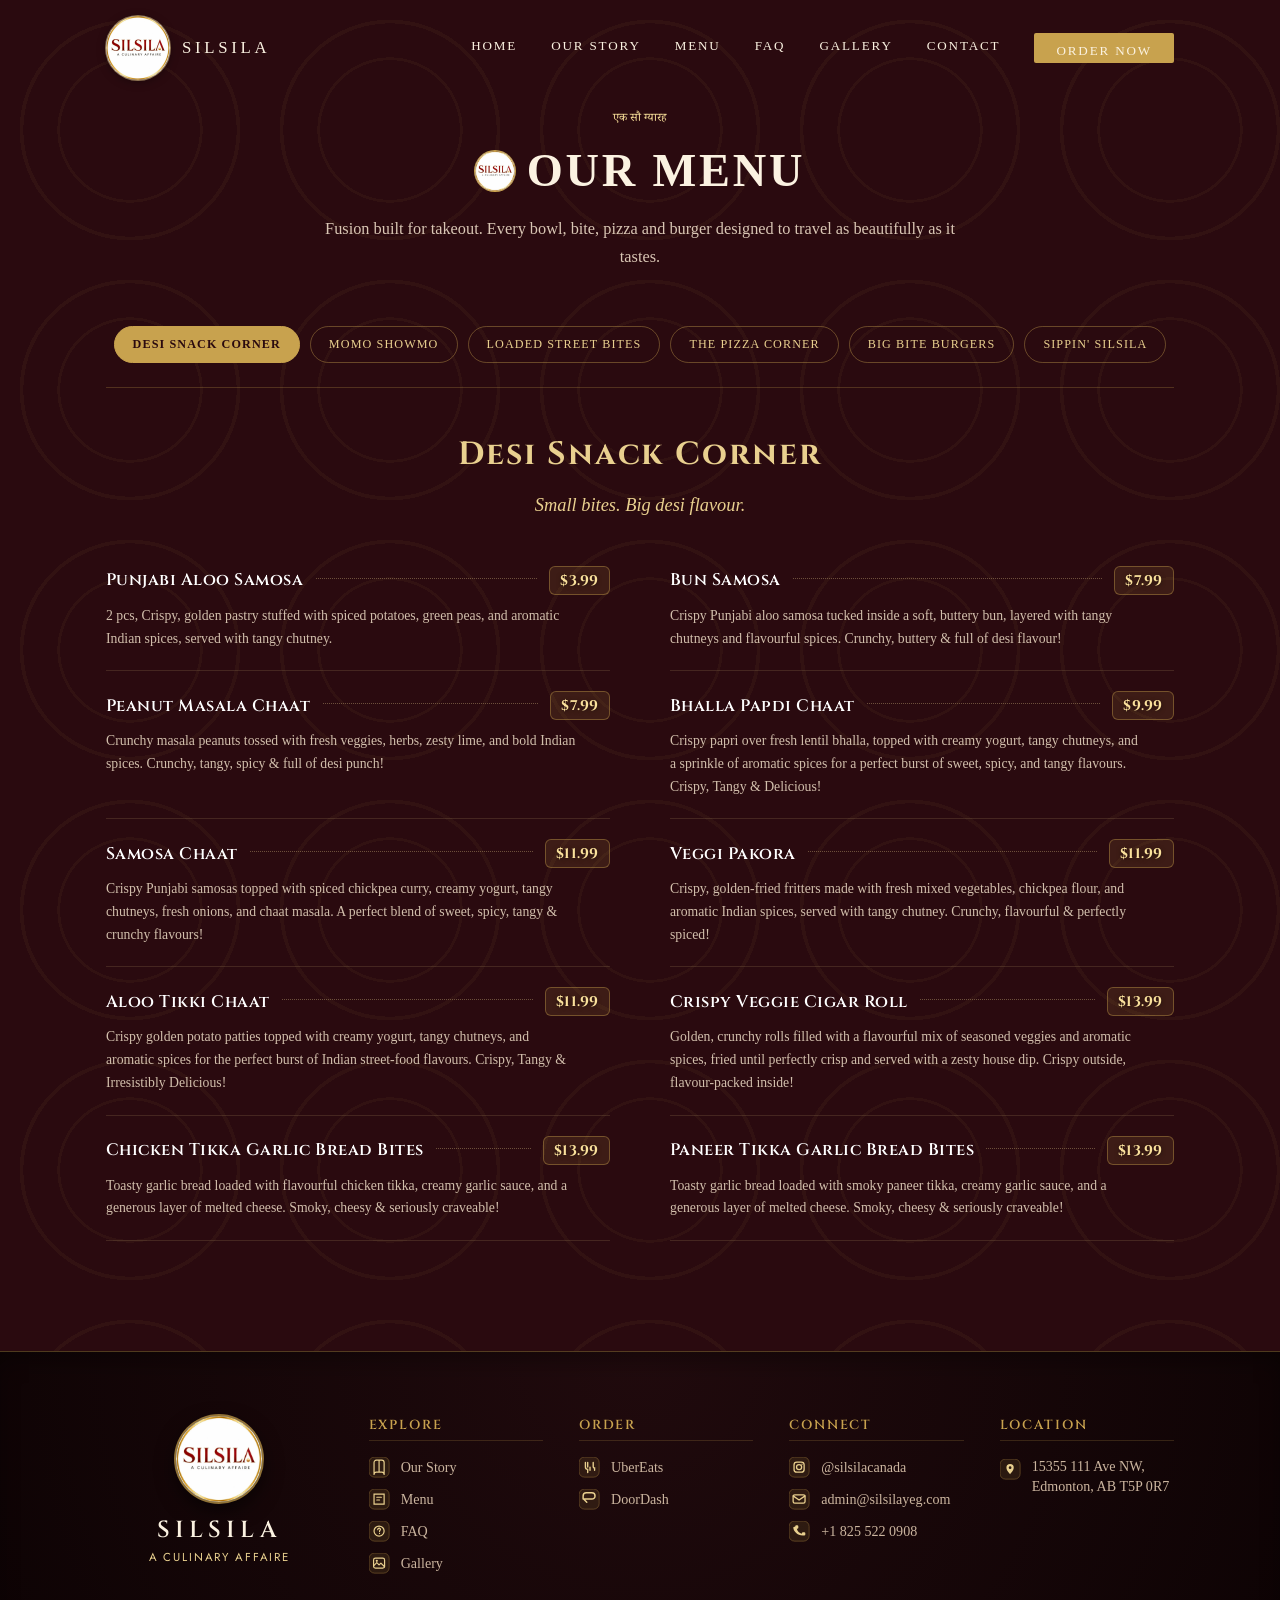
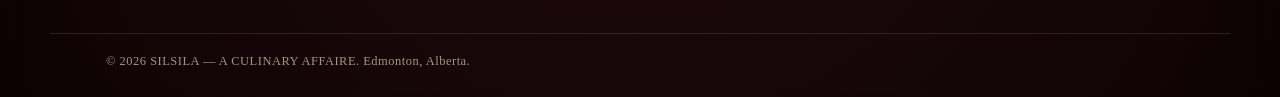
<file: menu.html>
<!DOCTYPE html>
<html lang="en">
<head>
<meta charset="UTF-8">
<meta name="viewport" content="width=device-width, initial-scale=1.0, viewport-fit=cover">
<title>SILSILA — A Culinary Affaire | Indian Fusion Kitchen, Edmonton</title>
<meta name="description" content="SILSILA — A Culinary Affaire. Indian fusion cloud kitchen in Edmonton, Alberta. Bold flavours, global inspiration, Indian soul. Order via UberEats or DoorDash.">
<link rel="icon" type="image/webp" href="images/logo.webp?v=3">
<link rel="apple-touch-icon" href="images/logo.webp?v=3">
<link rel="preconnect" href="https://fonts.googleapis.com">
<link rel="preconnect" href="https://fonts.gstatic.com" crossorigin>
<link href="https://fonts.googleapis.com/css2?family=Cinzel:wght@500;600;700&family=Cormorant+Garamond:ital,wght@0,500;0,600;1,500;1,600&family=Jost:wght@300;400;500;600&family=Noto+Serif+Devanagari:wght@500;600&display=swap" rel="stylesheet">
<link rel="stylesheet" href="style.css?v=82">
</head>
<body>

<!-- decorative lotus icon (reused) -->
<svg width="0" height="0" style="position:absolute">
  <symbol id="lotus-icon" viewBox="0 0 100 100">
    <path fill="currentColor" d="M50 10c4 12 4 24 0 34-4-10-4-22 0-34zm-18 8c8 9 13 20 13 31-10-5-17-15-19-27 2-1 4-2 6-4zm36 0c2 2 4 3 6 4-2 12-9 22-19 27 0-11 5-22 13-31zM14 34c10 3 19 10 24 20-12 1-23-5-29-15 2-2 3-3 5-5zm72 0c2 2 3 3 5 5-6 10-17 16-29 15 5-10 14-17 24-20zM50 46c9 0 17 4 22 11-9 5-19 5-22 5s-13 0-22-5c5-7 13-11 22-11zm0 20c14 0 26 6 32 15-10 6-22 6-32 3-10 3-22 3-32-3 6-9 18-15 32-15z"/>
  </symbol>
</svg>

<header class="site-nav" id="siteNav">
  <div class="wrap">
    <a href="index.html#top" class="nav-logo">
      <img src="images/logo.webp?v=3" alt="Silsila emblem" class="nav-emblem" width="44" height="44" decoding="async">
      <span class="wordmark">SILSILA</span>
    </a>
    <nav class="links" id="navLinks">
      <a href="index.html">Home</a>
      <a href="index.html#story">Our Story</a>
      <a href="#menu">Menu</a>
      <a href="faq.html">FAQ</a>
      <a href="gallery.html">Gallery</a>
      <a href="index.html#contact">Contact</a>
      <a href="index.html#order" class="nav-cta">Order Now</a>
    </nav>
    <button class="menu-toggle" id="menuToggle" aria-label="Toggle navigation">☰</button>
  </div>
</header>

<section class="menu-section" id="menu">
  <div class="mandala-bg"></div>
  <div class="wrap" style="position:relative;">
    <div class="section-head reveal">
      <div class="eyebrow deva">एक सौ ग्यारह</div>
      <h2><img src="images/logo.webp?v=3" alt="" class="menu-emblem-inline" width="32" height="32" decoding="async">OUR MENU</h2>
      <p>Fusion built for takeout. Every bowl, bite, pizza and burger designed to travel as beautifully as it tastes.</p>
    </div>

    <div class="menu-tabs-wrap reveal">
      <div class="menu-tabs" id="menuTabs"></div>
      <select class="menu-select" id="menuSelect" aria-label="Choose menu category"></select>
    </div>
    <div id="menuPanels"></div>
  </div>
</section>

<footer>
  <div class="wrap">
    <div class="footer-brand">
      <img src="images/logo.webp?v=3" alt="Silsila emblem" loading="lazy" decoding="async" width="86" height="86">
      <div class="word">SILSILA</div>
      <div class="sub">A CULINARY AFFAIRE</div>
    </div>
    <div class="footer-links">
      <div class="footer-col">
        <div class="t">Explore</div>
        <a href="index.html#story"><svg width="22" height="22" viewBox="0 0 24 24" fill="none" style="flex-shrink:0;"><rect width="22" height="22" rx="6" fill="rgba(200,162,78,0.12)" stroke="rgba(200,162,78,0.35)" stroke-width="1"/><path d="M5.5 6a2.5 2.5 0 0 1 2.5-2.5h3v13h-3A2.5 2.5 0 0 0 5.5 19V6zm11 0a2.5 2.5 0 0 0-2.5-2.5h-3v13h3A2.5 2.5 0 0 1 16.5 19V6z" stroke="#e9d08f" stroke-width="1.3" stroke-linejoin="round"/></svg><span>Our Story</span></a>
        <a href="#menu"><svg width="22" height="22" viewBox="0 0 24 24" fill="none" style="flex-shrink:0;"><rect width="22" height="22" rx="6" fill="rgba(200,162,78,0.12)" stroke="rgba(200,162,78,0.35)" stroke-width="1"/><path d="M5.5 5.5h11v11h-11z" stroke="#e9d08f" stroke-width="1.3" rx="1.5"/><path d="M8.5 9h5m-5 3h3" stroke="#e9d08f" stroke-width="1.3" stroke-linecap="round"/></svg><span>Menu</span></a>
        <a href="faq.html"><svg width="22" height="22" viewBox="0 0 24 24" fill="none" style="flex-shrink:0;"><rect width="22" height="22" rx="6" fill="rgba(200,162,78,0.12)" stroke="rgba(200,162,78,0.35)" stroke-width="1"/><circle cx="11" cy="11" r="5.5" stroke="#e9d08f" stroke-width="1.3"/><path d="M9.5 9.5a1.5 1.5 0 0 1 2.7-1c.5.5.3 1.2 0 1.5-.4.4-.7.6-.7 1.2v.3m0 2h.01" stroke="#e9d08f" stroke-width="1.3" stroke-linecap="round"/></svg><span>FAQ</span></a>
        <a href="gallery.html"><svg width="22" height="22" viewBox="0 0 24 24" fill="none" style="flex-shrink:0;"><rect width="22" height="22" rx="6" fill="rgba(200,162,78,0.12)" stroke="rgba(200,162,78,0.35)" stroke-width="1"/><rect x="5" y="5.5" width="12" height="11" rx="2" stroke="#e9d08f" stroke-width="1.3"/><circle cx="8.5" cy="8.5" r="1.2" fill="#e9d08f"/><path d="M5 14l3.5-3.5 2.5 2.5 2-2 4 4" stroke="#e9d08f" stroke-width="1.3" stroke-linecap="round" stroke-linejoin="round"/></svg><span>Gallery</span></a>
      </div>
      <div class="footer-col">
        <div class="t">Order</div>
        <a href="https://www.ubereats.com/store-browse-uuid/f5e829a9-1c4e-5f1b-96e7-2592c04acdda?diningMode=DELIVERY" target="_blank" rel="noopener"><svg width="22" height="22" viewBox="0 0 24 24" fill="none" style="flex-shrink:0;"><rect width="22" height="22" rx="6" fill="rgba(200,162,78,0.12)" stroke="rgba(200,162,78,0.35)" stroke-width="1"/><path d="M7 6v5m2.5-5v5m-2.5 0a2.5 2.5 0 0 0 2.5 2.5v3.5m2.5-6v3.5m3.5-8.5v4.5a1.5 1.5 0 0 0 1.5 1.5v2.5" stroke="#e9d08f" stroke-width="1.5" stroke-linecap="round"/></svg><span>UberEats</span></a>
        <a href="https://www.doordash.com/store/49898169?utm_source=mx_share&aw=J10P4JOh0CunYYS1" target="_blank" rel="noopener"><svg width="22" height="22" viewBox="0 0 24 24" fill="none" style="flex-shrink:0;"><rect width="22" height="22" rx="6" fill="rgba(200,162,78,0.12)" stroke="rgba(200,162,78,0.35)" stroke-width="1"/><path d="M5 11h9a3.5 3.5 0 0 0 0-7H8a3.5 3.5 0 0 0-3.5 3.5v3.5zm0 0l3.5 3.5" stroke="#e9d08f" stroke-width="1.6" stroke-linecap="round" stroke-linejoin="round"/></svg><span>DoorDash</span></a>
      </div>
      <div class="footer-col">
        <div class="t">Connect</div>
        <a href="https://instagram.com/silsilacanada" target="_blank" rel="noopener"><svg width="22" height="22" viewBox="0 0 24 24" fill="none" style="flex-shrink:0;"><rect width="22" height="22" rx="6" fill="rgba(200,162,78,0.12)" stroke="rgba(200,162,78,0.35)" stroke-width="1"/><rect x="5.5" y="5.5" width="11" height="11" rx="3" stroke="#e9d08f" stroke-width="1.4"/><circle cx="11" cy="11" r="2.8" stroke="#e9d08f" stroke-width="1.4"/><circle cx="14.2" cy="7.8" r="0.7" fill="#e9d08f"/></svg><span>@silsilacanada</span></a>
        <a href="mailto:admin@silsilayeg.com"><svg width="22" height="22" viewBox="0 0 24 24" fill="none" style="flex-shrink:0;"><rect width="22" height="22" rx="6" fill="rgba(200,162,78,0.12)" stroke="rgba(200,162,78,0.35)" stroke-width="1"/><rect x="4.5" y="6.5" width="13" height="9" rx="1.8" stroke="#e9d08f" stroke-width="1.4"/><path d="M4.5 7.5l6.5 4.5 6.5-4.5" stroke="#e9d08f" stroke-width="1.4" stroke-linecap="round" stroke-linejoin="round"/></svg><span>admin@silsilayeg.com</span></a>
        <a href="tel:+18255220908"><svg width="22" height="22" viewBox="0 0 24 24" fill="none" style="flex-shrink:0;"><rect width="22" height="22" rx="6" fill="rgba(200,162,78,0.12)" stroke="rgba(200,162,78,0.35)" stroke-width="1"/><path d="M6.5 5.5a1.5 1.5 0 0 1 1.5-1.5h1a1.5 1.5 0 0 1 1.5 1.5v1.5a1.5 1.5 0 0 1-1.5 1.5h-.5a9 9 0 0 0 6.5 6.5v-.5a1.5 1.5 0 0 1 1.5-1.5h1.5a1.5 1.5 0 0 1 1.5 1.5v1a1.5 1.5 0 0 1-1.5 1.5C10 18 4 12 4 6.5z" fill="#e9d08f" transform="scale(0.85) translate(1.5,1.5)"/></svg><span>+1 825 522 0908</span></a>
      </div>
      <div class="footer-col">
        <div class="t">Location</div>
        <a href="https://maps.google.com/?q=15355+111+Ave+NW,+Edmonton,+Alberta,+Canada+T5P+0R7" target="_blank" rel="noopener" style="align-items:flex-start;"><svg width="22" height="22" viewBox="0 0 24 24" fill="none" style="flex-shrink:0; margin-top:2px;"><rect width="22" height="22" rx="6" fill="rgba(200,162,78,0.12)" stroke="rgba(200,162,78,0.35)" stroke-width="1"/><path d="M11 5a4 4 0 0 0-4 4c0 3 4 7 4 7s4-4 4-7a4 4 0 0 0-4-4zm0 5.5a1.5 1.5 0 1 1 0-3 1.5 1.5 0 0 1 0 3z" fill="#e9d08f" transform="translate(0,0.5)"/></svg><span>15355 111 Ave NW,<br>Edmonton, AB T5P 0R7</span></a>
      </div>
    </div>
  </div>
  <div class="footer-bottom">
    <span>&copy; 2026 SILSILA — A CULINARY AFFAIRE. Edmonton, Alberta.</span>
  </div>
</footer>

<script>
// ---- mobile viewport height fix (iOS Safari address-bar jump) ----
const setVH = ()=>{
  document.documentElement.style.setProperty('--vh', `${window.innerHeight * 0.01}px`);
};
setVH();
window.addEventListener('resize', setVH);
window.addEventListener('orientationchange', setVH);

// ---- Menu data ----
const MENU = [
  {
    id:"snacks", label:"Desi Snack Corner", sub:"Small bites. Big desi flavour.",
    items:[
      {n:"Punjabi Aloo Samosa", p:"$3.99", d:"2 pcs, Crispy, golden pastry stuffed with spiced potatoes, green peas, and aromatic Indian spices, served with tangy chutney."},
      {n:"Bun Samosa", p:"$7.99", d:"Crispy Punjabi aloo samosa tucked inside a soft, buttery bun, layered with tangy chutneys and flavourful spices. Crunchy, buttery & full of desi flavour!"},
      {n:"Peanut Masala Chaat", p:"$7.99", d:"Crunchy masala peanuts tossed with fresh veggies, herbs, zesty lime, and bold Indian spices. Crunchy, tangy, spicy & full of desi punch!"},
      {n:"Bhalla Papdi Chaat", p:"$9.99", d:"Crispy papri over fresh lentil bhalla, topped with creamy yogurt, tangy chutneys, and a sprinkle of aromatic spices for a perfect burst of sweet, spicy, and tangy flavours. Crispy, Tangy & Delicious!"},
      {n:"Samosa Chaat", p:"$11.99", d:"Crispy Punjabi samosas topped with spiced chickpea curry, creamy yogurt, tangy chutneys, fresh onions, and chaat masala. A perfect blend of sweet, spicy, tangy & crunchy flavours!"},
      {n:"Veggi Pakora", p:"$11.99", d:"Crispy, golden-fried fritters made with fresh mixed vegetables, chickpea flour, and aromatic Indian spices, served with tangy chutney. Crunchy, flavourful & perfectly spiced!"},
      {n:"Aloo Tikki Chaat", p:"$11.99", d:"Crispy golden potato patties topped with creamy yogurt, tangy chutneys, and aromatic spices for the perfect burst of Indian street-food flavours. Crispy, Tangy & Irresistibly Delicious!"},
      {n:"Crispy Veggie Cigar Roll", p:"$13.99", d:"Golden, crunchy rolls filled with a flavourful mix of seasoned veggies and aromatic spices, fried until perfectly crisp and served with a zesty house dip. Crispy outside, flavour-packed inside!"},
      {n:"Chicken Tikka Garlic Bread Bites", p:"$13.99", d:"Toasty garlic bread loaded with flavourful chicken tikka, creamy garlic sauce, and a generous layer of melted cheese. Smoky, cheesy & seriously craveable!"},
      {n:"Paneer Tikka Garlic Bread Bites", p:"$13.99", d:"Toasty garlic bread loaded with smoky paneer tikka, creamy garlic sauce, and a generous layer of melted cheese. Smoky, cheesy & seriously craveable!"}
    ]
  },
  {
    id:"momo", label:"Momo Showmo", sub:"Momo cravings? Let the Showmo begin!",
    items:[
      {n:"Steam Momo", p:"Veg $13.99 | Chicken $15.99", d:"Soft, juicy steamed momos packed with flavour and served with our signature momo chutney. Simple, comforting & seriously satisfying!"},
      {n:"Fried Momo", p:"Veg $15.99 | Chicken $17.99", d:"Golden, crispy momos with a juicy, flavour-packed centre, served with our signature spicy momo chutney. Crispy outside, juicy inside & made to crunch!"},
      {n:"Kurkure Momos", p:"Veg $15.99 | Chicken $17.99", d:"Crispy, golden-fried momo coated in a crunchy, flavour-packed crust, served with our signature spicy momo chutney and creamy house mayo. Crunchy outside, juicy inside, and bursting with desi flavour!"},
      {n:"Tandoori Momo", p:"Veg $15.99 | Chicken $17.99", d:"Smoky, charred momos tossed in our signature tandoori blend and served with a cool, creamy house dip. Smoky, creamy & packed with flavour!"},
      {n:"Hot Chilli Momo", p:"Veg $15.99 | Chicken $17.99", d:"Juicy momos tossed with onions and bell peppers in a bold, spicy-tangy glaze with a creamy house finish. Saucy, fiery & full of flavour!"},
      {n:"Afgani Malai Momo", p:"Veg $15.99 | Chicken $17.99", d:"Juicy momos smothered in a rich, creamy Afghani-style sauce, infused with aromatic spices and a subtle smoky flavour, finished with a luscious, velvety coating for the perfect melt-in-your-mouth experience. Creamy, smoky & irresistibly delicious!"},
      {n:"Tangy Achari Momo", p:"Veg $15.99 | Chicken $17.99", d:"Juicy momos tossed in a tangy, spicy Achari sauce infused with bold Indian pickle spices for an explosion of flavour. Tangy, Spicy & Irresistibly Delicious!", center:true}
    ],
    deal:{
      title:"MOMO + SIP DEAL",
      desc:"Add any Fizz & Refresher to your favourite momos for just",
      price:"$6.99"
    }
  },
  {
    id:"streetbites", label:"Loaded Street Bites", sub:"Crunchy, cheesy, seriously craveable!",
    items:[
      {type:"subhead", title:"OH MY FRIES", sub:"Because it’s Fry-Yay!"},
      {n:"The OG Fries", p:"$11.99", d:"Crispy golden fries tossed in our signature house seasoning for that perfect savoury crunch. Simple, crispy & seasoned the SILSILA way!"},
      {n:"Fiery Peri-Peri Masala Fries", p:"$11.99", d:"Hot, crispy fries tossed in a bold peri-peri seasoning with a bright, zesty kick. Fiery, crunchy & seriously addictive!"},
      {n:"Wild Loaded Fries", p:"$13.99", d:"Golden seasoned fries piled high with fresh veggies, jalapeños, sweet corn, creamy house sauce & grated mozzarella cheese. Loaded, chatpata & full-on SILSILA flavour!"},
      {n:"Wild Loaded Chicken Fries", p:"$15.99", d:"Crispy seasoned fries loaded with tender chicken, fresh veggies, creamy house sauce & grated mozzarella cheese. Cheesy, saucy & loaded with full-on jalwa!"},
      {type:"subhead", title:"NACHO NACHOS", sub:"Crunchy, cheesy, loaded and made for sharing!"},
      {n:"How About Veggie Nachos?", p:"$19.99", d:"Crispy tortilla chips loaded with fresh veggies, sweet corn, melted cheese, and creamy house sauces, finished with a fresh garnish. Crunchy, cheesy, saucy & seriously loaded!"},
      {n:"The Paneer Stack Nachos", p:"$21.99", d:"Crispy tortilla chips piled high with seasoned paneer, fresh veggies, sweet corn, melted cheese, and creamy house sauces. Crunchy, cheesy & stacked with paneer goodness!"},
      {n:"Chicken Nachos Meltdown", p:"$23.99", d:"Crunchy tortilla chips loaded with flavourful chicken, fresh veggies, sweet corn, melted cheese, and creamy house sauces. Cheesy, saucy & seriously loaded!", center:true}
    ]
  },
  {
    id:"pizza", label:"The Pizza Corner", sub:"Cheesy, Crispy, with a Little Desi Magic!",
    items:[
      {n:"Cheese Pizza", p:"$15.99", d:"Golden flatbread layered with zesty tomato sauce & smothered in melted mozzarella cheese. Classic, cheesy & pure comfort!"},
      {n:"Veggie Delight Pizza", p:"$17.99", d:"Crispy flatbread topped with fresh veggies, zesty tomato sauce, herbs & melted mozzarella. Fresh, cheesy & delicious!"},
      {n:"Paneer Tikkalicious Pizza", p:"$19.99", d:"Loaded with smoky paneer tikka, fresh veggies, creamy tikka sauce & melted mozzarella. Smoky, cheesy & full of desi flavour!"},
      {n:"Chicken Tikkalicious Pizza", p:"$21.99", d:"Loaded with smoky chicken tikka, fresh veggies, creamy tikka sauce & melted mozzarella. Smoky, cheesy & irresistibly delicious!"},
      {n:"BBQ Chicken Pizza", p:"$19.99", d:"Loaded with smoky chicken, fresh onions, BBQ sauce & melted mozzarella."},
      {n:"Butter Chicken Pizza", p:"$21.99", d:"Tender, succulent chicken smothered in a velvety, rich tomato gravy, topped with melted mozzarella and traditional fragrant spices on a crisp flatbread."},
      {n:"Shahi Paneer Pizza", p:"$19.99", d:"Loaded with succulent paneer, fresh veggies, luscious shahi sauce & melted mozzarella. Rich, regal & bursting with desi flavour!", center:true}
    ]
  },
  {
    id:"burgers", label:"Big Bite Burgers", sub:"Big bites. Zero regrets.",
    items:[
      {n:"Aloo Tikki Burger", p:"$7.99", d:"A crispy, golden potato patty layered with fresh veggies and creamy sauces, served in a soft, toasted bun for a delicious Indian-style twist. Crispy, Spicy & Full of Flavour!"},
      {n:"Aloo Tikki Noodle Burger", p:"$11.99", d:"A crispy, golden aloo patty topped with flavourful Indian-style chowmein, served in a soft, toasted bun for the perfect fusion of crunch and spice. Crispy, Spicy & Bursting with Flavour!"},
      {n:"Cheesy Chicken Burger", p:"$13.99", d:"Hot, crunchy, Cheesy & seriously craveable!"},
      {n:"Crunchin' Paneer Overload Burger", p:"$13.99", d:"A fully loaded sesame bun stacked with a crispy paneer patty, creamy coleslaw, cheese, fresh veggies, creamy Indian-style macaroni and smoky house sauce. Big, bold & seriously satisfying. ONE WILD BITE!"},
      {type:"deal", title:"ANY BURGER MEAL BOX", price:"$19.99", desc:"Includes OG Fries + a can of pop."}
    ]
  },
  {
    id:"sips", label:"Sippin' Silsila", sub:"Silsila Sips, Happy Trips!",
    items:[
      {type:"subhead", title:"CHAI, COFFEE & SHAKES"},
      {n:"Masala Chai", p:"$1.99", d:"A comforting cup of traditional Indian tea brewed with aromatic spices, rich milk, and perfectly balanced sweetness. Warm, Spiced & Comfort in Every Sip!"},
      {n:"Desi Bean Hot Coffee", p:"$4.99", d:"Rich, frothy Indian-style coffee with a smooth, comforting finish. Bold, warm & full of desi soul!"},
      {n:"Cold Coffee Ho Jaye?", p:"$6.99", d:"A chilled, creamy coffee blended smooth and frothy for the perfect cool-down. Creamy, refreshing & full-on coffee vibes!"},
      {n:"Maharaja Mango Shake", p:"$7.99", d:"A rich, creamy mango shake blended with ripe mangoes for a smooth, refreshing, royal treat. Thick, Creamy & Mango-Licious!"},
      {n:"Strawberry Shake", p:"$7.99", d:"A smooth, creamy shake blended with sweet, juicy strawberries for a refreshing burst of fruity flavour in every sip. Sweet, Creamy & Berry Delicious!"},
      {type:"subhead", title:"FIZZ & REFRESHERS"},
      {n:"Lemon Mint Mojito", p:"$5.99", d:"A cool citrus refresher with fresh mint and a sparkling finish. Fresh, zesty & super refreshing!"},
      {n:"Jeera Masala Mojito", p:"$6.99", d:"A fizzy, chatpata refresher with citrusy zing and a bold desi twist. Tangy, bubbly & full-on refreshing!"},
      {n:"Masala Cola Magic Mojito", p:"$6.99", d:"Classic fizzy cola gets a tangy desi makeover with a lively citrus kick. Bold, bubbly & full of masala magic!", center:true},
      {type:"subhead", title:"SILSILA’S SIGNATURE BOBA DRINKS"},
      {n:"The Pink Boba Blast", p:"$7.99", d:"A juicy strawberry refresher with fresh mint, zesty citrus, sparkling fizz, and popping boba. Sweet, fruity & bursting with berry vibes!", addon:"ADD EXTRA BOBA +$0.99"},
      {n:"Sunset Mantra", p:"$7.99", d:"A bright citrus refresher with popping boba and a sparkling finish. Sweet, bubbly & sunset-ready!", addon:"ADD EXTRA SCOOP OF BOBA +$0.99"},
      {n:"Mango Tango", p:"$7.99", d:"A tropical mango refresher with fresh mint, zesty citrus, and sparkling fizz. Sweet, tangy & bursting with mango magic!", addon:"ADD EXTRA SCOOP OF BOBA +$0.99 | ADD MANGO CHUNKS +$1.99", center:true},
      {type:"subhead", title:"SILSILA MATCHA MANIA", sub:"Earthy. Creamy. Fruity. Totally addictive."},
      {n:"Mango Matcha Iced Latte", p:"$9.99", d:"Smooth matcha layered with chilled milk, real mango chunks and luscious mango purée for a creamy tropical twist. Earthy, creamy & loaded with mango magic!", addon:"ADD MANGO CHUNKS +$1.99"},
      {n:"Strawberry Matcha Iced Latte", p:"$9.99", d:"Smooth matcha layered with chilled milk and sweet strawberry purée for a creamy, fruity twist. Earthy, creamy & bursting with berry goodness!", addon:"ADD STRAWBERRY CHUNKS +$1.99"},
      {type:"subhead", title:"COLD DRINKS"},
      {n:"Pop It!", p:"$2.99", d:"Choice of assorted canned pops. Crack it. Sip it. Chill!", center:true}
    ]
  }
];

const tabsEl = document.getElementById('menuTabs');
const selectEl = document.getElementById('menuSelect');
const panelsEl = document.getElementById('menuPanels');

MENU.forEach((cat, i)=>{
  const btn = document.createElement('button');
  btn.className = 'menu-tab' + (i===0 ? ' active' : '');
  btn.textContent = cat.label;
  btn.dataset.target = cat.id;
  btn.addEventListener('click', ()=> switchTab(cat.id));
  tabsEl.appendChild(btn);

  const opt = document.createElement('option');
  opt.value = cat.id;
  opt.textContent = cat.label;
  selectEl.appendChild(opt);

  const panel = document.createElement('div');
  panel.className = 'menu-panel' + (i===0 ? ' active' : '');
  panel.id = 'panel-' + cat.id;
  let html = '';
  html += `<h2 style="text-align: center; color: var(--gold-light); font-family: 'Cinzel', serif; margin-bottom: 12px; font-size: 2rem;">${cat.label}</h2>`;
  if(cat.sub){ html += `<p class="panel-sub">${cat.sub}</p>`; }
  html += '<div class="menu-grid">';
  cat.items.forEach(it=>{
    if(it.type === 'subhead'){
      html += `<div class="menu-subhead">
        <h3>${it.title}</h3>
        ${it.sub ? `<p>${it.sub}</p>` : ''}
      </div>`;
    } else if(it.type === 'deal'){
      html += `<div class="menu-deal-card">
        <div class="menu-deal-title">${it.title}</div>
        ${it.price ? `<div class="menu-deal-price">${it.price}</div>` : ''}
        ${it.desc ? `<div class="menu-deal-desc">${it.desc}</div>` : ''}
      </div>`;
    } else {
      const isCenter = it.center ? ' center-item' : '';
      let addonHtml = '';
      if(it.addon){
        const list = Array.isArray(it.addon) ? it.addon : it.addon.split(' | ');
        addonHtml = `<div class="addon-wrap">${list.map(a => `<span class="addon-box">${a}</span>`).join('')}</div>`;
      }
      html += `<div class="menu-item${isCenter}">
        <div class="row"><span class="name">${it.n}</span><span class="leader"></span><span class="price">${it.p}</span></div>
        <div class="desc">${it.d}</div>
        ${it.tag ? `<span class="tag">${it.tag}</span>` : ''}
        ${addonHtml}
      </div>`;
    }
  });
  html += '</div>';
  if(cat.deal){
    html += `<div class="menu-deal-card" style="margin-top:36px;">
      <div class="menu-deal-title">${cat.deal.title}</div>
      ${cat.deal.desc ? `<div class="menu-deal-desc">${cat.deal.desc}</div>` : ''}
      ${cat.deal.price ? `<div class="menu-deal-price">${cat.deal.price}</div>` : ''}
    </div>`;
  }
  if(cat.note){ html += `<p class="menu-note" style="margin-top:32px; text-align:center; font-family:'Times New Roman', serif; font-style:italic; color:var(--gold-light); font-size:clamp(0.85rem, 2vw, 0.98rem); opacity:0.9;">${cat.note}</p>`; }
  panel.innerHTML = html;
  panelsEl.appendChild(panel);
});

function switchTab(id){
  document.querySelectorAll('.menu-tab').forEach(b=> b.classList.toggle('active', b.dataset.target===id));
  document.querySelectorAll('.menu-panel').forEach(p=> p.classList.toggle('active', p.id==='panel-'+id));
  if(selectEl.value !== id){ selectEl.value = id; }
}
selectEl.addEventListener('change', ()=> switchTab(selectEl.value));

// ---- open tab from URL hash (e.g. menu.html#fries) ----
const urlHash = window.location.hash.replace('#','');
const hashAliases = {
  'fries': 'streetbites',
  'nachos': 'streetbites',
  'burgers_rolls': 'burgers',
  'burger': 'burgers',
  'pizzas': 'pizza',
  'flatbread': 'pizza',
  'bowlrito': 'pizza'
};
const targetTab = hashAliases[urlHash] || urlHash;
if(targetTab && document.getElementById('panel-'+targetTab)){
  switchTab(targetTab);
}

// ---- nav scroll state ----
const navEl = document.getElementById('siteNav');
window.addEventListener('scroll', ()=>{
  navEl.classList.toggle('scrolled', window.scrollY > 40);
}, {passive:true});

// ---- mobile nav ----
const toggle = document.getElementById('menuToggle');
const links = document.getElementById('navLinks');
toggle.addEventListener('click', ()=> {
  const isOpen = links.classList.toggle('open');
  toggle.innerText = isOpen ? '✕' : '☰';
});
links.querySelectorAll('a').forEach(a=> a.addEventListener('click', ()=> {
  links.classList.remove('open');
  toggle.innerText = '☰';
}));

// ---- quote scroll sweep (light -> dark, left to right) ----
const quoteWrap = document.getElementById('quoteScroll');
const quoteText = document.getElementById('quoteText');
const prefersReduced = window.matchMedia('(prefers-reduced-motion: reduce)').matches;
if(quoteWrap && quoteText && !prefersReduced){
  let ticking = false;
  const updateQuote = ()=>{
    const rect = quoteText.getBoundingClientRect();
    const startY = window.innerHeight * 0.95;
    const endY = window.innerHeight * 0.45;
    const progress = Math.min(1, Math.max(0, (startY - rect.top) / (startY - endY)));
    quoteText.style.setProperty('--p', progress.toFixed(3));
    ticking = false;
  };
  window.addEventListener('scroll', ()=>{
    if(!ticking){ requestAnimationFrame(updateQuote); ticking = true; }
  }, {passive:true});
  updateQuote();
}

// ---- reveal on scroll ----
const revealEls = document.querySelectorAll('.reveal');
const io = new IntersectionObserver((entries)=>{
  entries.forEach(e=>{
    if(e.isIntersecting){ e.target.classList.add('in'); io.unobserve(e.target); }
  });
}, {threshold:.15});
revealEls.forEach(el=> io.observe(el));
</script>
</body>
</html>
</file>
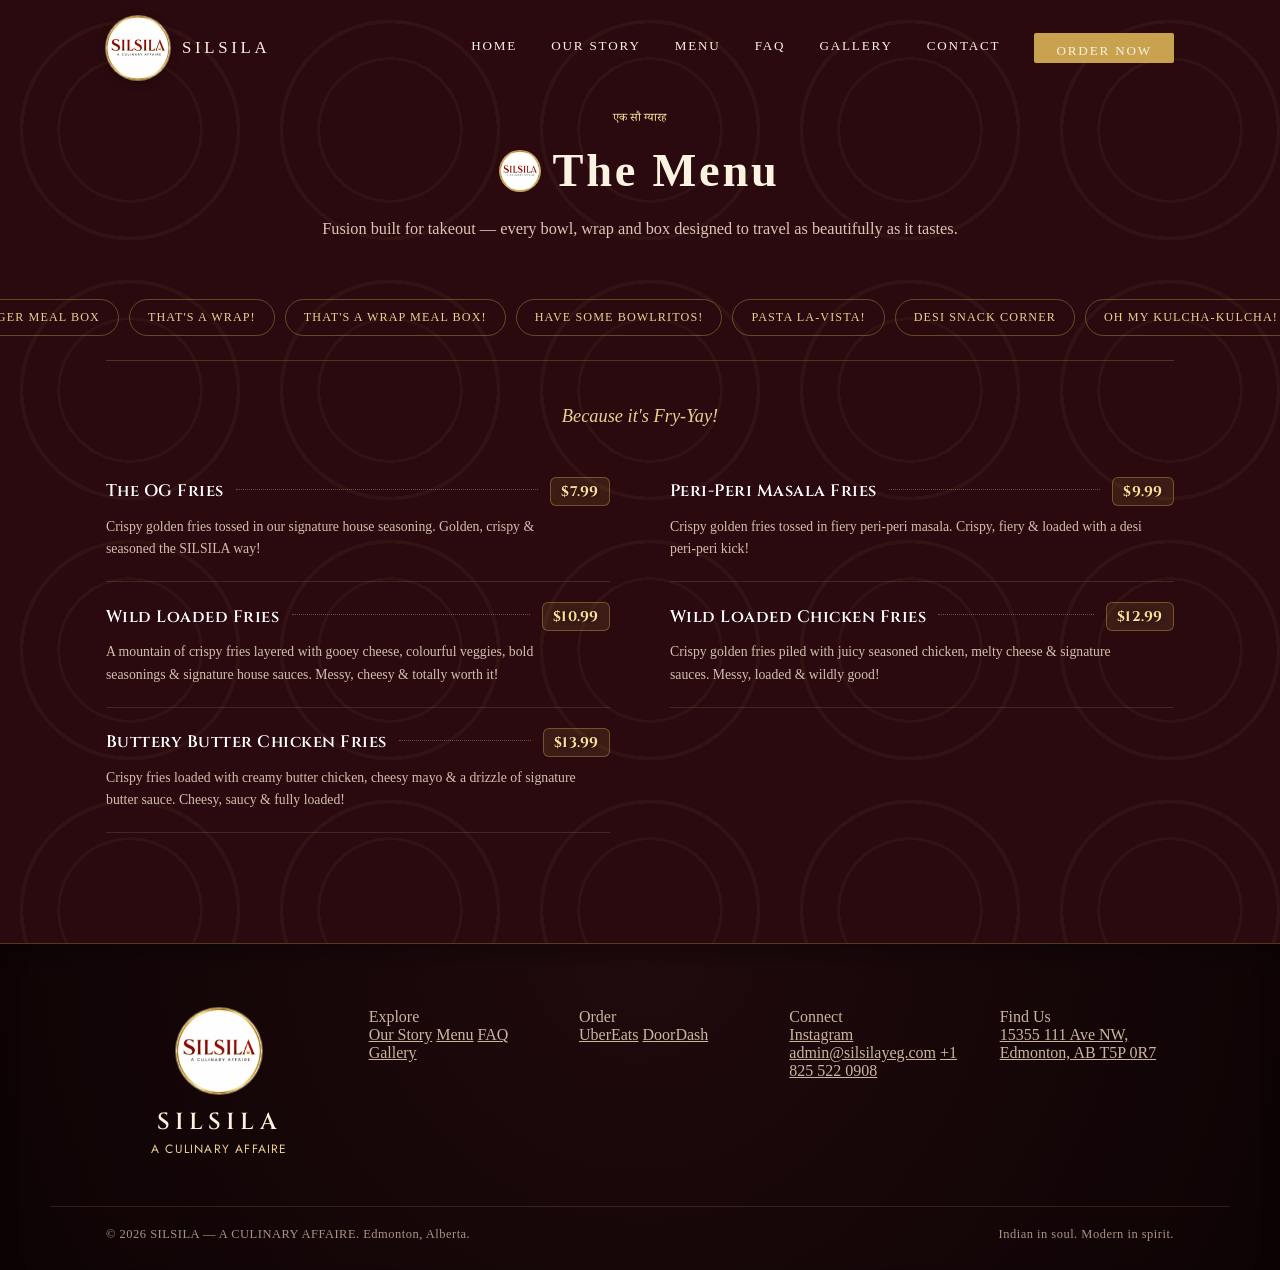
<file: menu_backup.html>
<!DOCTYPE html>
<html lang="en">
<head>
<meta charset="UTF-8">
<meta name="viewport" content="width=device-width, initial-scale=1.0, viewport-fit=cover">
<title>SILSILA — A Culinary Affaire | Indian Fusion Kitchen, Edmonton</title>
<meta name="description" content="SILSILA — A Culinary Affaire. Indian fusion cloud kitchen in Edmonton, Alberta. Bold flavours, global inspiration, Indian soul. Order via UberEats or DoorDash.">
<link rel="icon" type="image/webp" href="images/logo.webp?v=3">
<link rel="apple-touch-icon" href="images/logo.webp?v=3">
<link rel="preconnect" href="https://fonts.googleapis.com">
<link rel="preconnect" href="https://fonts.gstatic.com" crossorigin>
<link href="https://fonts.googleapis.com/css2?family=Cinzel:wght@500;600;700&family=Cormorant+Garamond:ital,wght@0,500;0,600;1,500;1,600&family=Jost:wght@300;400;500;600&family=Noto+Serif+Devanagari:wght@500;600&display=swap" rel="stylesheet">
<link rel="stylesheet" href="style.css?v=63">
</head>
<body>

<!-- decorative lotus icon (reused) -->
<svg width="0" height="0" style="position:absolute">
  <symbol id="lotus-icon" viewBox="0 0 100 100">
    <path fill="currentColor" d="M50 10c4 12 4 24 0 34-4-10-4-22 0-34zm-18 8c8 9 13 20 13 31-10-5-17-15-19-27 2-1 4-2 6-4zm36 0c2 2 4 3 6 4-2 12-9 22-19 27 0-11 5-22 13-31zM14 34c10 3 19 10 24 20-12 1-23-5-29-15 2-2 3-3 5-5zm72 0c2 2 3 3 5 5-6 10-17 16-29 15 5-10 14-17 24-20zM50 46c9 0 17 4 22 11-9 5-19 5-22 5s-13 0-22-5c5-7 13-11 22-11zm0 20c14 0 26 6 32 15-10 6-22 6-32 3-10 3-22 3-32-3 6-9 18-15 32-15z"/>
  </symbol>
</svg>

<header class="site-nav" id="siteNav">
  <div class="wrap">
    <a href="index.html#top" class="nav-logo">
      <img src="images/logo.webp?v=3" alt="Silsila emblem" class="nav-emblem" width="44" height="44" decoding="async">
      <span class="wordmark">SILSILA</span>
    </a>
    <nav class="links" id="navLinks">
      <a href="index.html">Home</a>
      <a href="index.html#story">Our Story</a>
      <a href="#menu">Menu</a>
      <a href="faq.html">FAQ</a>
      <a href="index.html#gallery">Gallery</a>
      <a href="index.html#contact">Contact</a>
      <a href="index.html#order" class="nav-cta">Order Now</a>
    </nav>
    <button class="menu-toggle" id="menuToggle" aria-label="Toggle navigation">☰</button>
  </div>
</header>








<section class="menu-section" id="menu">
  <div class="mandala-bg"></div>
  <div class="wrap" style="position:relative;">
    <div class="section-head reveal">
      <div class="eyebrow deva">एक सौ ग्यारह</div>
      <h2><img src="images/logo.webp?v=3" alt="" class="menu-emblem-inline" width="32" height="32" decoding="async">The Menu</h2>
      <p>Fusion built for takeout — every bowl, wrap and box designed to travel as beautifully as it tastes.</p>

    </div>

    <div class="menu-tabs-wrap reveal">
      <div class="menu-tabs" id="menuTabs"></div>
      <select class="menu-select" id="menuSelect" aria-label="Choose menu category"></select>
    </div>
    <div id="menuPanels"></div>
  </div>
</section>





<footer>
  <div class="wrap">
    <div class="footer-brand">
      <img src="images/logo.webp?v=3" alt="Silsila emblem" loading="lazy" decoding="async" width="76" height="76" style="width:76px;height:76px;border-radius:50%;box-shadow:0 0 0 1px rgba(233,208,143,.5); object-fit:cover;">
      <div>
        <div class="word">SILSILA</div>
        <div class="sub" style="font-style:normal; font-size:0.75rem; letter-spacing:0.1em; margin-top:2px;">A CULINARY AFFAIRE</div>
      </div>
    </div>
    <div class="footer-links">
      <div>
        <div class="t">Explore</div>
        <a href="index.html#story">Our Story</a>
        <a href="#menu">Menu</a>
        <a href="faq.html">FAQ</a>
        <a href="index.html#gallery">Gallery</a>
      </div>
      <div>
        <div class="t">Order</div>
        <a href="https://www.ubereats.com" target="_blank" rel="noopener">UberEats</a>
        <a href="https://www.doordash.com" target="_blank" rel="noopener">DoorDash</a>
      </div>
      <div>
        <div class="t">Connect</div>
        <a href="https://instagram.com/silsilacanada" target="_blank" rel="noopener">Instagram</a>
        <a href="mailto:admin@silsilayeg.com">admin@silsilayeg.com</a>
        <a href="tel:+18255220908">+1 825 522 0908</a>
      </div>
      <div>
        <div class="t">Find Us</div>
        <a href="https://maps.google.com/?q=15355+111+Ave+NW,+Edmonton,+Alberta,+Canada+T5P+0R7" target="_blank" rel="noopener">15355 111 Ave NW,<br>Edmonton, AB T5P 0R7</a>
      </div>
    </div>
  </div>
  <div class="footer-bottom">
    <span>&copy; 2026 SILSILA — A CULINARY AFFAIRE. Edmonton, Alberta.</span>
    <span>Indian in soul. Modern in spirit.</span>
  </div>
</footer>

<script>
// ---- mobile viewport height fix (iOS Safari address-bar jump) ----
const setVH = ()=>{
  document.documentElement.style.setProperty('--vh', `${window.innerHeight * 0.01}px`);
};
setVH();
window.addEventListener('resize', setVH);
window.addEventListener('orientationchange', setVH);

// ---- Menu data ----
const MENU = [
  {
    id:"fries", label:"Oh My Fries!", sub:"Because it's Fry-Yay!",
    items:[
      {n:"The OG Fries", p:"$7.99", d:"Crispy golden fries tossed in our signature house seasoning. Golden, crispy & seasoned the SILSILA way!"},
      {n:"Peri-Peri Masala Fries", p:"$9.99", d:"Crispy golden fries tossed in fiery peri-peri masala. Crispy, fiery & loaded with a desi peri-peri kick!"},
      {n:"Wild Loaded Fries", p:"$10.99", d:"A mountain of crispy fries layered with gooey cheese, colourful veggies, bold seasonings & signature house sauces. Messy, cheesy & totally worth it!"},
      {n:"Wild Loaded Chicken Fries", p:"$12.99", d:"Crispy golden fries piled with juicy seasoned chicken, melty cheese & signature sauces. Messy, loaded & wildly good!"},
      {n:"Buttery Butter Chicken Fries", p:"$13.99", d:"Crispy fries loaded with creamy butter chicken, cheesy mayo & a drizzle of signature butter sauce. Cheesy, saucy & fully loaded!"}
    ]
  },
  {
    id:"nachos", label:"Nacho Time!", sub:"Crunchy, cheesy, loaded & made for sharing!",
    items:[
      {n:"How About Veggie Nachos?", p:"$10.99", d:"Crispy tortilla chips piled high with gooey cheese, fresh veggies, zesty salsa, creamy sour cream & bold house sauces. Crunchy, cheesy, saucy & seriously loaded!"},
      {n:"How About Crispy Paneer Nachos?", p:"$13.99", d:"Crispy tortilla chips piled high with gooey cheese, fresh veggies, crispy paneer, zesty salsa, creamy sour cream & bold house sauces. Crunchy, cheesy, crispy & paneer loaded!"},
      {n:"Or… Crispy Chicken Nachos?", p:"$14.99", d:"Crunchy nachos loaded with juicy crispy chicken, melty cheese, fresh toppings & signature sauces. Cheesy, saucy & loaded with crispy chicken goodness!"}
    ]
  },
  {
    id:"momo", label:"Momo Showmo", sub:"Momo cravings? Let the Showmo begin!",
    items:[
      {n:"Steam Momo Showmo", p:"Veg $12.99 | Chicken $13.99", d:"Soft, juicy steamed momos packed with flavour & served with our signature momo chutney. Hot, juicy & delicious!"},
      {n:"Kurkure Momo Showmo", p:"Veg $14.99 | Chicken $15.99", d:"Crispy, crunchy momos with a flavour-packed centre, served with our signature momo chutney. Crispy, flavourful & full-on crunchy!"},
      {n:"Tandoori Momo Showmo", p:"Veg $14.99 | Chicken $15.99", d:"Smoky tandoori momos tossed in bold spices, charred to perfection & served with our signature mint mayo. Smoky, minty & bite-into-perfection!"},
      {n:"Chilli Chilli Momo Showmo", p:"Veg $14.99 | Chicken $15.99", d:"Juicy momos tossed in a spicy, tangy chilli sauce with peppers & onions. Saucy, fiery & full of flavour!"},
      {n:"Afghani Showmo Momo", p:"Veg $14.99 | Chicken $15.99", d:"Creamy, smoky momos coated in a rich Afghani-style marinade. Mild, velvety & full of flavour!"}
    ]
  },
  {
    id:"burger", label:"The Cheat Day Burger", sub:"Big Bite. Zero Regrets.",
    items:[
      {n:"Crispy Paneer Burger", p:"$9.99", d:"Golden crispy paneer layered with fresh lettuce, creamy sauce & signature seasonings, tucked into a soft toasted bun. Crunchy, cheesy & packed with Indian-inspired flavour!"},
      {n:"Crispy Chicken Burger", p:"$10.99", d:"A crispy golden-fried chicken fillet layered with fresh lettuce & creamy sauce, all tucked into a soft toasted bun. Golden. Crispy. Juicy!"},
      {n:"Crispy Mexicano Paneer Burger", p:"$10.99", d:"Crispy Mexican-style paneer topped with spicy sauce, crunchy veggies, melted cheese & tortilla chips, all packed into a soft toasted bun. Creamy, crunchy & seriously Mexicano!"},
      {n:"Crispy Mexicano Chicken Burger", p:"$11.99", d:"Crispy Mexican-style chicken fillet topped with creamy sauce, crunchy veggies & melted cheese, all packed into a soft toasted bun. Crunchy Mexican delight!"},
      {n:"Cravin' A Chilli Paneer Burger?", p:"$11.99", d:"Crispy paneer tossed in bold hot garlic sauce, layered with creamy coleslaw & topped with a hot banana pepper, all tucked into a soft toasted bun. Hot. Garlicky. Crunchy. Creamy. One wild bite!"},
      {n:"Feelin' A Chilli Chicken Burger?", p:"$12.99", d:"Crispy chicken tossed in bold hot garlic sauce, layered with creamy coleslaw & topped with a tangy jalapeno, all tucked into a soft toasted bun. Hot. Garlicky. Crunchy. Creamy. One wild bite!"}
    ]
  },
  {
    id:"burgermeal", label:"Cheat Day Burger Meal Box", sub:"Big Bite. Big Flavours with OG Fries, Mac and Cheese and a Can of Pop",
    items:[
      {n:"Crispy Paneer Burger Meal Box", p:"$17.99", d:"Golden crispy paneer layered with fresh lettuce, creamy sauce & signature seasonings, tucked into a soft toasted bun, with OG fries, Mac and Cheese, and a can of pop! Crunchy, cheesy & packed with Indian-inspired flavour!"},
      {n:"Crispy Chicken Burger Meal Box", p:"$17.99", d:"A crispy golden-fried chicken fillet layered with fresh lettuce & creamy sauce, all tucked into a soft toasted bun, with OG fries, Mac and Cheese, and a can of pop! Golden. Crispy. Juicy!"},
      {n:"Crispy Mexicano Paneer Burger Meal Box", p:"$17.99", d:"Crispy Mexican-style paneer topped with spicy sauce, crunchy veggies, melted cheese & tortilla chips, all packed into a soft toasted bun, with OG fries, Mac and Cheese, and a can of pop! Creamy, crunchy & seriously Mexicano!"},
      {n:"Crispy Mexicano Chicken Burger Meal Box", p:"$17.99", d:"Crispy Mexican-style chicken fillet topped with creamy sauce, crunchy veggies & melted cheese, all packed into a soft toasted bun, with OG fries, Mac and Cheese, and a can of pop! Crunchy Mexican delight!"},
      {n:"Cravin' A Chilli Paneer Burger Meal Box", p:"$17.99", d:"Crispy paneer tossed in bold hot garlic sauce, layered with creamy coleslaw & topped with a hot banana pepper, all tucked into a soft toasted bun, with OG fries, Mac and Cheese, and a can of pop! Hot. Garlicky. Crunchy. Creamy. One wild bite!"},
      {n:"Feelin' A Chilli Chicken Burger Meal Box", p:"$17.99", d:"Crispy chicken tossed in bold hot garlic sauce, layered with creamy coleslaw & topped with a tangy jalapeno, all tucked into a soft toasted bun, with OG fries, Mac and Cheese, and a can of pop! Hot. Garlicky. Crunchy. Creamy. One wild bite!"}
    ]
  },
  {
    id:"wrap", label:"That's A Wrap!", sub:"Flavour in every layer!",
    items:[
      {n:"Crunchin' Crunch Paneer Burrito Wrap", p:"$11.99", d:"Crispy paneer tossed in bold spices, wrapped with fragrant rice, fresh veggies, creamy sauce, black beans in a soft toasted tortilla. Paneer, crunch & flavour in every layer!"},
      {n:"Crunchin' Crunch Chicken Burrito Wrap", p:"$12.99", d:"Crispy seasoned chicken wrapped with fresh veggies, creamy sauce, black beans in a soft toasted tortilla. Crunch, spice & freshness in every bite!"},
      {n:"Mexicana Paneer Burrito Wrap", p:"$12.99", d:"Spiced paneer wrapped with fragrant rice, black beans, fresh veggies, zesty salsa, creamy sauce, and crunchy tortilla chips. Desi paneer meets bold Mexicana flavour in every bite!"},
      {n:"Mexicana Chicken Burrito Wrap", p:"$13.99", d:"Juicy seasoned chicken wrapped with fragrant rice, black beans, fresh veggies, zesty salsa, creamy sauce, and crunchy tortilla chips. Loaded, zesty & packed with Mexicana-style chicken goodness!"},
      {n:"Chilli Paneer Burrito Wrap", p:"$13.99", d:"Smoky paneer tikka marinated in bold Indian spices, wrapped with fragrant rice, fresh veggies, creamy sauce, black beans & flavourful toppings. Smoky, spicy & totally Tikka-licious!"},
      {n:"Chilli Chicken Burrito Wrap", p:"$14.99", d:"Tender butter chicken in a rich, creamy sauce, wrapped with fragrant rice, fresh veggies, black beans & flavourful toppings in a soft tortilla. Butter chicken wrapped up in pure comfort!"}
    ]
  },
  {
    id:"wrapmeal", label:"That's A Wrap Meal Box!", sub:"Flavour in every layer, with OG Fries, Mac and Cheese and a Can of Pop",
    items:[
      {n:"Crunchin' Crunch Paneer Burrito Wrap Meal Box", p:"$18.99", d:"Crispy paneer tossed in bold spices, wrapped with fragrant rice, fresh veggies, creamy sauce, black beans in a soft toasted tortilla, with OG fries, Mac and Cheese, and a can of pop! Paneer, crunch & flavour in every layer!"},
      {n:"Crunchin' Crunch Chicken Burrito Wrap Meal Box", p:"$18.99", d:"Crispy seasoned chicken wrapped with fresh veggies, creamy sauce, black beans in a soft toasted tortilla, OG fries, Mac and Cheese, and a can of pop! Crunch, spice & freshness in every bite!"},
      {n:"Mexicana Paneer Burrito Wrap Meal Box", p:"$18.99", d:"Spiced paneer wrapped with fragrant rice, black beans, fresh veggies, zesty salsa, creamy sauce, and crunchy tortilla chips, OG fries, Mac and Cheese, and a can of pop! Desi paneer meets bold Mexicana flavour in every bite!"},
      {n:"Mexicana Chicken Burrito Wrap Meal Box", p:"$18.99", d:"Juicy seasoned chicken wrapped with fragrant rice, black beans, fresh veggies, zesty salsa, creamy sauce, and crunchy tortilla chips. Loaded, zesty & packed with Mexicana-style chicken goodness!"},
      {n:"Chilli Paneer Burrito Wrap Meal Box", p:"$18.99", d:"Smoky paneer tikka marinated in bold Indian spices, wrapped with fragrant rice, fresh veggies, creamy sauce, black beans & flavourful toppings. Smoky, spicy & totally Tikka-licious!"},
      {n:"Chilli Chicken Burrito Wrap Meal Box", p:"$18.99", d:"Tender butter chicken in a rich, creamy sauce, wrapped with fragrant rice, fresh veggies, black beans & flavourful toppings in a soft tortilla. Butter chicken wrapped up in pure comfort!"}
    ]
  },
  {
    id:"bowlrito", label:"Have Some Bowlritos!", sub:"A satisfying mix of taste & crunch.",
    items:[
      {n:"Crunchin' Crunch Paneer Bowlrito", p:"$14.99", d:"Crispy paneer, brown rice, black beans, cheese, fresh lettuce, tomatoes, red onions, green peppers, pickled jalapenos, banana peppers, corn, crunchy tortilla chips, fresh cilantro, creamy sauce, come together in this Mexican-inspired bowlrito. Paneer, crunch & flavour in every layer!"},
      {n:"Crunchin' Crunch Chicken Bowlrito", p:"$15.99", d:"Crispy seasoned chicken, brown rice, black beans, cheese, fresh lettuce, tomatoes, red onions, green peppers, pickled jalapenos, banana peppers, corn, fresh cilantro, creamy sauce & crunchy tortilla chips loaded into one seriously craveable bowl. Crunchy chicken. Loaded bowl. Serious cravings!"},
      {n:"Paneer Tikkalicious Bowlrito", p:"$16.99", d:"Smoky paneer tikka marinated in bold Indian spices, served over brown rice with black beans, cheese, fresh lettuce, tomatoes, red onions, green peppers, pickled jalapenos, banana peppers, corn, creamy sauces & flavourful toppings. Loaded & totally Tikkalicious!"},
      {n:"Better Butter Chicken Tikkalicious Bowlrito", p:"$17.99", d:"Creamy butter chicken served over fragrant rice with black beans, cheese, fresh lettuce, tomatoes, red onions, green peppers, pickled jalapenos, banana peppers, corn, veggies, signature sauces & crunchy toppings. Butter chicken, but make it Bowlrito!"},
      {n:"California, Here We Come!", p:"+$1.99", d:"Turn ANY Bowlrito into a fully loaded California-style creation! Make it bigger. Make it loaded. Make it California!"}
    ]
  },
  {
    id:"pasta", label:"Pasta La-Vista!", sub:"Goodbye cravings, PASTA LA-VISTA!",
    items:[
      {n:"Creamy Garlicious Penne Pasta", p:"$12.99", d:"Tender penne pasta tossed in a rich, velvety garlic cream sauce, infused with fragrant herbs and Parmesan cheese. Creamy, savoury, garlicky & irresistibly comforting!"},
      {n:"Pretty In Pink Sauce Penne Pasta", p:"$12.99", d:"Delicious penne pasta tossed in a rich pink sauce, blending bold tomato flavours with velvety cream, aromatic herbs and Parmesan. Creamy, pink & delicious!"},
      {n:"Red Sauce Penne Pasta", p:"$12.99", d:"Tender penne pasta tossed in a rich tomato sauce infused with aromatic garlic, herbs and Italian seasoning. Rich, tangy & delicious!"}
    ]
  },
  {
    id:"snack", label:"Desi Snack Corner", sub:"A Corner Full of Desi Flavours",
    items:[
      {n:"Peanut Punch Chaat", p:"$8.99", d:"Crunchy masala peanuts tossed with fresh onions, tomatoes, cilantro, zesty lime and a punch of bold Indian spices. Crunchy, tangy, spicy & full of desi punch!"},
      {n:"Crispy Veggie Cigars", p:"$10.99", d:"Golden, crunchy rolls stuffed with a flavourful mix of seasoned veggies and aromatic spices, fried until perfectly crisp. Served with a zesty house dip for the ultimate crunch. Crispy outside, flavour-packed inside!"},
      {n:"Butter Bomb Pav Bhaji", p:"$11.99", d:"Mumbai-style buttery vegetable bhaji slow-cooked with aromatic spices, finished with a generous dollop of butter and served piping hot with butter-toasted pav, fresh onions, cilantro and a squeeze of lime. Buttery, spicy & totally bomb!"},
      {n:"Paneer Tikka Kathi Roll", p:"$12.99", d:"Smoky paneer tikka wrapped in a warm, soft paratha with fresh onions, crisp veggies, mint chutney, and a creamy house sauce. Smoky, creamy & packed with a desi tikka kick!"},
      {n:"Chicken Tikka Kathi Roll", p:"$13.99", d:"Juicy chicken tikka wrapped in a warm, soft paratha with fresh onions, crisp veggies, mint chutney, and a creamy house sauce. Smoky, saucy & wrapped with a desi kick!"},
      {n:"Cheese Please! Pav Bhaji", p:"$13.99", d:"Classic Mumbai-style buttery bhaji loaded with melty cheese and bold aromatic spices, served with butter-toasted pav, fresh onions, cilantro and a squeeze of lime. Cheesy, buttery & impossible to resist!"},
      {n:"Bun Maska Paneer Bhurji", p:"$14.99", d:"Soft, buttery toasted buns loaded with rich, Mumbai-style, packed with aromatic spices and topped with a generous smear of creamy maska. Served with Punjabi style paneer bhurji, fresh onions, cilantro & a squeeze of lime. Buttery. Masaledaar. Mumbai in every bite!"}
    ]
  },
  {
    id:"kulcha", label:"Oh My Kulcha-Kulcha!", sub:"Fluffy, flavourful & totally kulcha-licious!",
    items:[
      {n:"Soya Soya Nutri Kulcha", p:"$14.99", d:"A Punjabi street-food favourite featuring spicy, masala-coated soya nutri simmered in a rich, flavourful gravy and served with soft, buttery toasted kulcha, fresh onions and a squeeze of lime. Chatpata, buttery & full-on Punjabi!"},
      {n:"Bhole Bhole Chole Kulche", p:"$14.99", d:"Delhi-style chatpate masala chole paired with soft, buttery toasted kulchas, fresh onions, tangy chutney and a squeeze of lime. Spicy, tangy & full-on Dilli vibes!"}
    ]
  },
  {
    id:"ricebox", label:"Curry Over Rice Meal Box", sub:"Curry. Rice. Repeat!",
    items:[
      {n:"Raj-Maa Rice Meal Box", p:"$10.99", d:"A comforting North Indian-style rajma curry slow-cooked with tomatoes, onions and aromatic spices, served with fluffy steamed rice and your choice of canned pop. Hearty, homestyle & pure comfort in a box!"},
      {n:"Chana Masala Rice Meal Box", p:"$10.99", d:"Flavourful chana masala simmered with tomatoes, onions and bold Indian spices, paired with fluffy steamed rice and your choice of canned pop. Tangy, savoury & full of flavour!"}
    ]
  },
  {
    id:"flatbread", label:"The Flatbread Pizza Fever", sub:"Cheesy. Crispy. With a little desi twist.",
    items:[
      {n:"Tomato Cheese Flatbread", p:"$11.99", d:"Crispy flatbread layered with zesty tomato sauce, juicy tomatoes, herbs and loads of melty cheese, baked until golden and delicious. Simple, cheesy & oh-so-satisfying!"},
      {n:"Veggie Garden Flatbread", p:"$12.99", d:"Crispy flatbread loaded with colourful garden-fresh veggies, zesty tomato sauce, melty cheese and aromatic herbs, baked to cheesy perfection. Fresh, colourful & veggie-licious!"},
      {n:"Tikkalicious Flatbread — Paneer", p:"$13.99", d:"Crispy flatbread loaded with smoky paneer tikka, melty cheese, crunchy onions and bell peppers, finished with bold Indian spices and our signature sauce. Cheesy, smoky & paneer-fectly Tikkalicious!"},
      {n:"Tikkalicious Flatbread — Chicken", p:"$13.99", d:"Crispy flatbread loaded with juicy chicken tikka, melty cheese, crunchy onions and bell peppers, finished with bold Indian spices and our signature sauce. Cheesy, smoky & totally Tikkalicious!"}
    ]
  },
  {
    id:"dips", label:"Dip It Dips", sub:"House Special Dip It Dips!",
    items:[
      {n:"Salsa Situation Tomato Salsa", p:"$2.99", d:"Fresh, zesty tomato salsa with a vibrant blend of juicy tomatoes, onions, lime and herbs. Fresh, tangy & packed with a flavourful tomato kick!"},
      {n:"Mint To Be Mayo", p:"$1.99", d:"Creamy, refreshing mint mayo with a cool, herby kick that pairs perfectly with every bite. Cool, creamy mayo with a refreshing minty twist!"},
      {n:"Jalapeño Mayo", p:"$1.99", d:"Creamy mayo blended with zesty jalapeños for a smooth, tangy kick. Creamy, zesty & just the right amount of heat!"},
      {n:"Silsila Tandoori Tease Mayo", p:"$2.99", d:"Creamy, smoky tandoori mayo with a bold Indian spice kick, perfect for adding rich, zesty flavour to every bite. Creamy, rich, zesty & smoky!"}
    ]
  },
  {
    id:"sips", label:"Sippin' Silsila", sub:"Desi Sips, Happy Trips!",
    items:[
      {n:"Chai-Fi", p:"$3.99", d:"A steaming cup of classic Indian-style chai, brewed with tea, milk and warming aromatic spices. Desi comfort, always connected!", tag:"Hot Edition"},
      {n:"Bean Desi Coffee", p:"$4.99", d:"A rich and frothy Indian-style hot coffee, whipped to creamy perfection with milk and coffee. Bold beans with a full-on desi soul!", tag:"Hot Edition"},
      {n:"Masala Mojito", p:"$5.99", d:"A fizzy desi refresher with zesty lime, ginger ale, black salt and a punch of Indian masala. Chatpata, bubbly & full-on refreshing!", tag:"Cold Edition"},
      {n:"Lemon Mint Mojito", p:"$5.99", d:"A cool and refreshing blend of zesty lemon and fresh mint, served chilled for the ultimate citrusy kick. Fresh, minty & oh-so-zesty!", tag:"Cold Edition"},
      {n:"Sunset Mantra Mojito", p:"$5.99", d:"A vibrant orange-flavoured refresher with citrusy sweetness and a sparkling finish. Bright, bubbly & sunset in every sip!", tag:"Cold Edition"},
      {n:"Masala Cola Magic Mojito", p:"$5.99", d:"Fizzy cola blended with zesty lime, fresh mint and a hint of desi masala for a refreshing, tangy twist. Sip the Cola Masala Magic!", tag:"Cold Edition"},
      {n:"Cold Coffee Ho Jaye?", p:"$5.99", d:"A chilled, creamy blend of rich coffee, cold milk and just the right touch of sweetness, whipped until smooth and frothy. Thandi, creamy & full-on desi coffee vibes!", tag:"Cold Edition"},
      {n:"Maharaja Mango Shake", p:"$6.99", d:"A rich and creamy mango shake blended with luscious mango, chilled milk and just the right touch of sweetness, finished with a royal sprinkle. Thick, creamy & loaded with mango magic!", tag:"Cold Edition"},
      {n:"Pop It!", p:"$2.99", d:"Choice of assorted canned pops — Coke, Diet Coke, Crush Orange, Sprite, Ginger Ale, Bottled Water. Crack it. Sip it. Chill!", tag:"Cold Edition"}
    ]
  }
];

const tabsEl = document.getElementById('menuTabs');
const selectEl = document.getElementById('menuSelect');
const panelsEl = document.getElementById('menuPanels');

MENU.forEach((cat, i)=>{
  const btn = document.createElement('button');
  btn.className = 'menu-tab' + (i===0 ? ' active' : '');
  btn.textContent = cat.label;
  btn.dataset.target = cat.id;
  btn.addEventListener('click', ()=> switchTab(cat.id));
  tabsEl.appendChild(btn);

  const opt = document.createElement('option');
  opt.value = cat.id;
  opt.textContent = cat.label;
  selectEl.appendChild(opt);

  const panel = document.createElement('div');
  panel.className = 'menu-panel' + (i===0 ? ' active' : '');
  panel.id = 'panel-' + cat.id;
  let html = '';
  if(cat.sub){ html += `<p class="panel-sub">${cat.sub}</p>`; }
  html += '<div class="menu-grid">';
  cat.items.forEach(it=>{
    html += `<div class="menu-item">
      <div class="row"><span class="name">${it.n}</span><span class="leader"></span><span class="price">${it.p}</span></div>
      <div class="desc">${it.d}</div>
      ${it.tag ? `<span class="tag">${it.tag}</span>` : ''}
    </div>`;
  });
  html += '</div>';
  if(cat.note){ html += `<p class="menu-note" style="margin-top:32px; text-align:center; font-family:'Times New Roman', serif; font-style:italic; color:var(--gold-light); font-size:clamp(0.85rem, 2vw, 0.98rem); opacity:0.9;">${cat.note}</p>`; }
  panel.innerHTML = html;
  panelsEl.appendChild(panel);
});

function switchTab(id){
  document.querySelectorAll('.menu-tab').forEach(b=> b.classList.toggle('active', b.dataset.target===id));
  document.querySelectorAll('.menu-panel').forEach(p=> p.classList.toggle('active', p.id==='panel-'+id));
  if(selectEl.value !== id){ selectEl.value = id; }
}
selectEl.addEventListener('change', ()=> switchTab(selectEl.value));

// ---- open tab from URL hash (e.g. menu.html#fries) ----
const urlHash = window.location.hash.replace('#','');
if(urlHash && document.getElementById('panel-'+urlHash)){
  switchTab(urlHash);
}

// ---- nav scroll state ----
const navEl = document.getElementById('siteNav');
window.addEventListener('scroll', ()=>{
  navEl.classList.toggle('scrolled', window.scrollY > 40);
}, {passive:true});

// ---- mobile nav ----
const toggle = document.getElementById('menuToggle');
const links = document.getElementById('navLinks');
toggle.addEventListener('click', ()=> {
  const isOpen = links.classList.toggle('open');
  toggle.innerText = isOpen ? '✕' : '☰';
});
links.querySelectorAll('a').forEach(a=> a.addEventListener('click', ()=> {
  links.classList.remove('open');
  toggle.innerText = '☰';
}));

// ---- quote scroll sweep (light -> dark, left to right) ----
const quoteWrap = document.getElementById('quoteScroll');
const quoteText = document.getElementById('quoteText');
const prefersReduced = window.matchMedia('(prefers-reduced-motion: reduce)').matches;
if(quoteWrap && quoteText && !prefersReduced){
  let ticking = false;
  const updateQuote = ()=>{
    const rect = quoteText.getBoundingClientRect();
    const startY = window.innerHeight * 0.95;
    const endY = window.innerHeight * 0.45;
    const progress = Math.min(1, Math.max(0, (startY - rect.top) / (startY - endY)));
    quoteText.style.setProperty('--p', progress.toFixed(3));
    ticking = false;
  };
  window.addEventListener('scroll', ()=>{
    if(!ticking){ requestAnimationFrame(updateQuote); ticking = true; }
  }, {passive:true});
  updateQuote();
}

// ---- reveal on scroll ----
const revealEls = document.querySelectorAll('.reveal');
const io = new IntersectionObserver((entries)=>{
  entries.forEach(e=>{
    if(e.isIntersecting){ e.target.classList.add('in'); io.unobserve(e.target); }
  });
}, {threshold:.15});
revealEls.forEach(el=> io.observe(el));
</script>
</body>
</html>
</file>
<file: style.css>
:root{
  --ivory:#FBF2E1;
  --ivory-deep:#F1E1BF;
  --paper:#FFFBF2;
  --maroon:#6B1220;
  --maroon-deep:#460B14;
  --maroon-black:#2A0A0F;
  --gold:#C8A24E;
  --gold-light:#E9D08F;
  --gold-dim:#9C7C36;
  --red:#9E1B26;
  --teal:#1C6E63;
  --ink:#2E1912;
  --ink-soft:#5A4437;
  --shadow: 0 20px 50px rgba(42,10,15,.25);
}

*{box-sizing:border-box; -webkit-tap-highlight-color:transparent;}
html{scroll-behavior:smooth; -webkit-text-size-adjust:100%; text-size-adjust:100%;}
@media (prefers-reduced-motion: reduce){
  html{scroll-behavior:auto;}
  *{animation-duration:.001ms !important; animation-iteration-count:1 !important; transition-duration:.001ms !important;}
}
body{
  margin:0;
  background:var(--ivory);
  color:var(--ink);
  font-family:'Times New Roman', Times, serif;
  font-weight:400;
  -webkit-font-smoothing:antialiased;
  overflow-x:hidden;
  width:100%;
}
img{max-width:100%; display:block;}
a{color:inherit;}
h1,h2,h3,.wordmark{font-family:'Times New Roman', Times, serif; letter-spacing:.06em; margin:0;}
.eyebrow{
  font-family:'Times New Roman', Times, serif;
  text-transform:uppercase;
  letter-spacing:.32em;
  font-size:.72rem;
  color:var(--gold-dim);
  font-weight:500;
}
.script{font-family:'Times New Roman', Times, serif; font-style:italic;}
.deva{font-family:'Noto Serif Devanagari', serif; letter-spacing: 0 !important; word-spacing: normal;}
:focus-visible{outline:3px solid var(--teal); outline-offset:3px;}



/* ---------- decorative arch clip system ---------- */
.arch-frame{
  clip-path: path('M 0 1000 L 0 380 C 0 220 90 90 250 45 C 350 12 430 0 500 0 C 570 0 650 12 750 45 C 910 90 1000 220 1000 380 L 1000 1000 Z');
  clip-path: path(evenodd, 'M0,1000 L0,380 C0,220 90,90 250,45 C350,12 430,0 500,0 C570,0 650,12 750,45 C910,90 1000,220 1000,380 L1000,1000 Z');
}
.arch-frame-svg-fallback{display:none;}

/* container */
.wrap{max-width:1180px; margin:0 auto; padding:0 clamp(20px,5vw,56px);}

/* ---------- texture / bg ---------- */
.mandala-bg{
  position:absolute; inset:0; opacity:.06; pointer-events:none;
  background-image: radial-gradient(circle at center, transparent 0 58%, var(--gold) 58% 60%, transparent 60%),
    radial-gradient(circle at center, transparent 0 38%, var(--gold) 38% 39.5%, transparent 39.5%);
  background-size: 260px 260px;
}

hr.divider{
  border:none; height:1px;
  background:linear-gradient(90deg, transparent, var(--gold) 50%, transparent);
  margin: 18px auto; width:180px;
}
.lotus{display:inline-block; width:26px; height:26px; vertical-align:middle;}

/* ---------- NAV ---------- */
header.site-nav{
  position:fixed; top:0; left:0; right:0; z-index:100;
  padding:16px 0;
  padding-top:calc(16px + env(safe-area-inset-top));
  transition: background .35s ease, padding .35s ease, box-shadow .35s ease;
}
header.site-nav .wrap{display:flex; align-items:center; justify-content:space-between;
  padding-left:calc(clamp(20px,5vw,56px) + env(safe-area-inset-left));
  padding-right:calc(clamp(20px,5vw,56px) + env(safe-area-inset-right));}
header.site-nav.scrolled{
  background:rgba(42,10,15,.92);
  backdrop-filter:blur(6px);
  padding:10px 0;
  padding-top:calc(10px + env(safe-area-inset-top));
  box-shadow:0 6px 24px rgba(0,0,0,.25);
}
.nav-logo{display:flex; align-items:center; gap:12px; color:var(--ivory); text-decoration:none;}
.nav-logo .nav-emblem{width:64px; height:64px; border-radius:50%; object-fit:cover; box-shadow:0 0 0 1px rgba(233,208,143,.55), 0 2px 10px rgba(0,0,0,.35); transition:transform .35s ease;}
.nav-logo:hover .nav-emblem{transform:rotate(8deg) scale(1.06);}
.nav-logo span{font-size:1.05rem; letter-spacing:.22em;}
nav.links{display:flex; gap:34px; align-items:center;}
nav.links a{
  color:var(--ivory); text-decoration:none; font-size:.82rem;
  letter-spacing:.14em; text-transform:uppercase; font-weight:500;
  position:relative; padding-bottom:4px;
}
nav.links a::after{
  content:""; position:absolute; left:0; bottom:0; width:0; height:1px; background:var(--gold);
  transition:width .3s ease;
}
nav.links a:hover::after{width:100%;}
.nav-cta{
  background:var(--gold); color:var(--maroon-black); padding:10px 22px; border-radius:2px;
  text-decoration:none; font-size:.78rem; letter-spacing:.14em; text-transform:uppercase; font-weight:600;
  transition:background .25s ease, transform .25s ease;
}
.nav-cta:hover{background:var(--gold-light); transform:translateY(-1px);}
.menu-toggle{display:none; background:none; border:none; color:var(--ivory); font-size:1.6rem; cursor:pointer; min-width:44px; min-height:44px; line-height:44px; padding:0; position:relative; z-index:105;}

/* ---------- HERO ---------- */
.hero{
  position:relative; min-height:100vh; min-height:calc(var(--vh, 1vh) * 100); min-height:100dvh;
  display:flex; align-items:center; justify-content:center;
  background:var(--maroon-black);
  overflow:hidden;
}
.hero .bg{
  position:absolute; inset:0;
  background-image:url('images/image_-164036047510574189.webp');
  background-image:-webkit-image-set(url('images/image_-164036047510574189.webp') 1x, url('images/image_-164036047510574189.jpeg') 1x);
  background-image:image-set(url('images/image_-164036047510574189.webp') type('image/webp'), url('images/image_-164036047510574189.jpeg') type('image/jpeg'));
  background-size:cover; background-position:center 20%;
  filter:saturate(1.05);
}
.hero .veil{
  position:absolute; inset:0;
  background:
    linear-gradient(180deg, rgba(20,4,7,.72) 0%, rgba(30,7,11,.45) 32%, rgba(30,7,11,.55) 60%, rgba(15,4,6,.94) 100%);
}
.hero-content{position:relative; z-index:2; text-align:center; color:var(--ivory); padding:clamp(75px, 10vh, 105px) 20px clamp(75px, 12vh, 95px);}
.hero-content .lotus-mark{width:64px; height:64px; margin:0 auto 18px; opacity:.97; animation:fadeDown 1.1s ease both; border-radius:50%; box-shadow:0 0 0 1px rgba(233,208,143,.6), 0 0 30px rgba(200,162,78,.35), 0 6px 20px rgba(0,0,0,.4); object-fit:cover;}
.flourish{display:block; width:120px; height:18px; margin:14px auto 0; opacity:.85;}
.flourish path{stroke:var(--gold); fill:none; stroke-width:1.1;}
.hero-content .eyebrow{color:var(--gold-light); animation:fadeDown 1.1s ease .1s both;}
.hero-content h1{
  font-size:clamp(4rem,9vw,6.4rem); letter-spacing:.06em; margin-bottom:12px;
  text-shadow:0 4px 30px rgba(0,0,0,.4);
  animation:fadeUp 1.2s ease .15s both;
}
.hero-content h1.hero-img-title {
  margin-bottom: clamp(6px, 1.2vh, 12px);
}
.hero-content h1.hero-img-title img {
  width: clamp(220px, 28vw, 400px);
  max-height: clamp(65px, 12vh, 110px);
  height: auto;
  object-fit: contain;
  display: block;
  margin: 0 auto;
  filter: drop-shadow(0 4px 20px rgba(0,0,0,0.5));
}
.hero-content .tagline{
  font-family:'Times New Roman', Times, serif; font-size:clamp(0.95rem, 1.6vw, 1.45rem);
  letter-spacing:.22em; text-transform:uppercase; color:var(--gold-light); margin-bottom:clamp(2px, 0.5vh, 4px); animation:fadeUp 1.2s ease .25s both;
}
.hero-content .eyebrow{
  font-family:'Times New Roman', Times, serif; font-size:clamp(0.72rem, 1.1vw, 0.95rem);
  letter-spacing:.15em; text-transform:uppercase; color:#ffffff; margin-bottom:clamp(6px, 1.2vh, 12px); line-height: 1.45; display:block; animation:fadeUp 1.2s ease .3s both;
}
.hero-content .sub{
  font-family:'Times New Roman', Times, serif; font-size:clamp(0.85rem, 1.2vw, 1.05rem); letter-spacing:.18em;
  color:var(--gold); margin-bottom:clamp(10px, 1.8vh, 18px); animation:fadeUp 1.2s ease .35s both;
}
.hero-phone{margin-bottom:clamp(12px, 2vh, 20px);}
.hero-btns{
  display:flex; gap:12px; justify-content:center; align-items:center; flex-wrap:nowrap;
  animation:fadeUp 1.2s ease .5s both; max-width:960px; margin:0 auto;
}
.btn{
  display:inline-flex; align-items:center; justify-content:center;
  padding:clamp(9px, 1.2vh, 12px) clamp(12px, 1.6vw, 22px); text-decoration:none; font-size:clamp(0.68rem, 0.8vw, 0.78rem);
  letter-spacing:.12em; text-transform:uppercase; font-weight:600; border-radius:2px;
  min-height:38px; white-space:nowrap; box-sizing:border-box;
  transition:transform .25s ease, box-shadow .25s ease, background .25s ease, color .25s ease;
}
.btn-gold{background:var(--gold); color:var(--maroon-black);}
.btn-gold:hover{background:var(--gold-light); transform:translateY(-2px); box-shadow:0 10px 24px rgba(200,162,78,.35);}
.btn-outline{border:1px solid var(--gold-light); color:var(--ivory);}
.btn-outline:hover{background:rgba(233,208,143,.12); transform:translateY(-2px);}
.hero-tag{
  position:absolute; bottom:clamp(10px, 1.8vh, 18px); left:0; right:0; z-index:2; text-align:center;
  color:var(--gold-light); font-size:clamp(0.52rem, 0.95vw, 0.68rem);
  letter-spacing:clamp(0.12em, 0.35vw, 0.24em); text-transform:uppercase;
  white-space:nowrap; padding:0 12px;
  animation:fadeUp 1.2s ease .6s both;
}
.scroll-cue{
  position:absolute; bottom:clamp(34px, 5.5vh, 48px); left:50%; transform:translateX(-50%); z-index:2;
  display:flex; align-items:center; justify-content:center;
  animation:lotusFloat 2.4s ease-in-out infinite;
  text-decoration:none;
}
.scroll-cue .lotus-cue{
  width:clamp(28px, 2.5vw, 36px);
  height:auto;
  filter:drop-shadow(0 2px 4px rgba(212,175,55,0.4)) contrast(1.1) brightness(1.08);
  transition:transform .3s ease, filter .3s ease;
}
.scroll-cue:hover .lotus-cue{
  transform:scale(1.12);
  filter:drop-shadow(0 3px 7px rgba(255,215,0,0.6)) contrast(1.15) brightness(1.18);
}
@keyframes lotusFloat{
  0%, 100%{ transform:translateX(-50%) translateY(0); opacity:0.95; }
  50%{ transform:translateX(-50%) translateY(6px); opacity:1; }
}
@keyframes fadeDown{from{opacity:0; transform:translateY(-14px);} to{opacity:1; transform:translateY(0);}}
@keyframes fadeUp{from{opacity:0; transform:translateY(18px);} to{opacity:1; transform:translateY(0);}}

/* ---------- reveal on scroll ---------- */
.reveal{opacity:0; transform:translateY(30px); transition:opacity .8s ease, transform .8s ease;}
.reveal.in{opacity:1; transform:translateY(0);}

/* ---------- SECTION generic ---------- */
section{position:relative; padding:110px 0; scroll-margin-top: 90px;}
.section-head{text-align:center; max-width:640px; margin:0 auto 56px;}
.section-head h2{font-size:clamp(2.1rem,4vw,2.9rem); color:var(--maroon); margin-top:8px;}
.section-head p{color:var(--ink-soft); font-size:1.02rem; margin-top:14px; line-height:1.7;}
.section-head h2::after{
  display: none;
}
.menu-section .section-head h2::after{
  display: none;
}

.story{background:var(--paper);}
.story .wrap{display:grid; grid-template-columns: .85fr 1.15fr; gap:20px 60px; align-items:center;}
.story-head{grid-column: 1 / -1; text-align:center; margin-bottom:20px;}
.story-frame{position:relative; width:100%; aspect-ratio: 1000/1180;}
.story-frame img{width:100%; height:100%; object-fit:cover;}
.story-frame::after{
  content:""; position:absolute; inset:0;
  clip-path: path('M 0 1180 L 0 440 C 0 260 100 110 280 55 C 380 22 440 0 500 0 C 560 0 620 22 720 55 C 900 110 1000 260 1000 440 L 1000 1180 Z');
  border:2px solid var(--gold);
}
.story-frame .clip{
  position:absolute; inset:0; overflow:hidden;
  clip-path: path('M 0 1180 L 0 440 C 0 260 100 110 280 55 C 380 22 440 0 500 0 C 560 0 620 22 720 55 C 900 110 1000 260 1000 440 L 1000 1180 Z');
}
.story-frame .clip img{width:100%; height:100%; object-fit:cover; object-position:center 25%;}
.story-text .eyebrow{color:var(--gold-dim);}
.story-text h2{color:var(--maroon); font-size:clamp(2.1rem,4vw,2.8rem); margin:10px 0 22px;}
.story-text p{font-family:'Times New Roman', Times, serif; font-size:1.12rem; line-height:1.85; color:var(--ink-soft); margin:0 0 16px;}
.story-text p.lede{font-family:'Times New Roman', Times, serif; font-style:italic; font-size:1.4rem; color:var(--maroon); line-height:1.6;}
.story-pillars{display:flex; gap:28px; margin-top:30px; flex-wrap:wrap;}
.story-pillars div{text-align:left;}
.story-pillars .k{font-family:'Times New Roman', Times, serif; font-size:.82rem; letter-spacing:.1em; color:var(--maroon); display:block; margin-bottom:4px;}
.story-pillars .v{font-size:.86rem; color:var(--ink-soft);}
.story-sign{margin-top:34px; font-family:'Times New Roman', Times, serif; font-style:normal; font-size:1.4rem; color:var(--maroon); text-transform:uppercase;}

/* ---------- QUOTE SCROLL (signature moment) ---------- */
.quote-scroll{
  position:relative; background:var(--paper);
}
.quote-scroll .pin{
  position:relative; padding:60px 0;
  display:flex; align-items:center; justify-content:center;
  overflow:hidden;
}
.quote-scroll .pin::before,
.quote-scroll .pin::after{
  content:""; position:absolute; top:50%; width:120px; height:1px; background:linear-gradient(90deg, transparent, var(--gold), transparent);
  opacity:.6;
}
.quote-scroll .pin::before{left:6%;}
.quote-scroll .pin::after{right:6%;}
.quote-mark{
  font-family:'Times New Roman', Times, serif; font-size:2.4rem; color:var(--gold); display:block; margin-bottom:6px; opacity:.8;
}
.quote-text{
  font-family:'Times New Roman', Times, serif; font-style:italic; font-weight:600;
  font-size:clamp(1.9rem, 4.6vw, 3.6rem); line-height:1.35; text-align:center; max-width:920px;
  margin:0 auto; padding:0 24px;
  background-image:linear-gradient(90deg, var(--ink) 0%, var(--ink) calc(var(--p,0)*100%), var(--gold-light) calc(var(--p,0)*100%), var(--gold-light) 100%);
  -webkit-background-clip:text; background-clip:text; color:transparent;
}
.quote-sign{
  display:block; margin-top:26px; font-family:'Times New Roman', Times, serif; text-transform:uppercase;
  letter-spacing:.28em; font-size:.72rem; color:var(--gold-dim); text-align:center;
}

/* ---------- MENU ---------- */
.menu-section{background:var(--maroon-black); color:var(--ivory);}
.menu-section .mandala-bg{opacity:.05;}
.menu-section .section-head .eyebrow{color:var(--gold-light);}
.menu-section .section-head h2{
  color:var(--ivory); margin-top:16px;
  display:inline-flex; align-items:center; justify-content:center; gap:12px; vertical-align:middle;
}
.menu-section .section-head p{color:#d9c6b4; margin-top:18px;}

.menu-emblem-inline{
  width:40px; height:40px; border-radius:50%; box-shadow:0 0 0 1px var(--gold);
  object-fit:cover; margin:0; flex-shrink:0; display:inline-block; vertical-align:middle;
}

.menu-tabs{
  display:flex; gap:10px; flex-wrap:nowrap; justify-content:center; align-items:center;
  margin-bottom:45px; border-bottom:1px solid rgba(200,162,78,.25); padding-bottom:24px;
}
.menu-tab{
  background:transparent; border:1px solid rgba(200,162,78,.4); color:var(--gold-light);
  padding:10px 18px; font-family:'Times New Roman', Times, serif; font-size:.76rem; letter-spacing:.09em;
  text-transform:uppercase; border-radius:999px; cursor:pointer; transition:all .25s ease;
  white-space:nowrap; display:inline-flex; align-items:center; justify-content:center; text-align:center;
  gap:8px;
}
.menu-tab .tab-ic{
  width:18px; height:18px; flex-shrink:0; stroke:var(--gold-light); transition:stroke .25s ease;
}
.menu-tab:hover{border-color:var(--gold); color:var(--ivory); transform:translateY(-1px);}
.menu-tab:hover .tab-ic{stroke:var(--ivory);}
.menu-tab.active{background:var(--gold); color:var(--maroon-black); border-color:var(--gold); font-weight:600;}
.menu-tab.active .tab-ic{stroke:var(--maroon-black);}

.panel-ic{
  width:32px; height:32px; flex-shrink:0; stroke:var(--gold); vertical-align:middle;
}

/* Dropdown replaces the tab-pills on tablet/mobile so there's nothing to discover by scrolling */
.menu-select{
  display:none; width:100%; max-width:420px; margin:0 auto 40px; appearance:none; -webkit-appearance:none;
  background:var(--maroon-black) url('data:image/svg+xml;utf8,<svg xmlns="http://www.w3.org/2000/svg" viewBox="0 0 24 24" fill="none" stroke="%23E9D08F" stroke-width="2" stroke-linecap="round" stroke-linejoin="round"><polyline points="6 9 12 15 18 9"></polyline></svg>') no-repeat right 16px center/16px;
  border:1px solid rgba(200,162,78,.5); color:var(--ivory);
  padding:13px 44px 13px 18px; border-radius:8px;
  font-family:'Times New Roman', Times, serif; font-size:.92rem; letter-spacing:.04em;
  cursor:pointer;
}
.menu-select:focus{outline:2px solid var(--gold); outline-offset:2px;}
.menu-select option{background:var(--maroon-black); color:var(--ivory);}

.menu-panel{display:none;}
.menu-panel.active{display:block; animation:fadeUp .5s ease both;}
.menu-panel .panel-sub{
  text-align:center; font-family:'Times New Roman', Times, serif; font-style:italic; color:var(--gold-light);
  font-size:1.15rem; margin-bottom:30px;
}
.menu-grid{display:grid; grid-template-columns:repeat(2,1fr); gap:0 60px;}
.menu-item{
  display:flex; flex-direction:column; padding:20px 0; border-bottom:1px solid rgba(233,208,143,.14);
}
.menu-item .row{display:flex; align-items:center; justify-content:space-between; gap:12px;}
.menu-item .name{
  font-family:'Cinzel', serif; font-size:clamp(0.96rem, 1.3vw, 1.06rem);
  letter-spacing:.03em; color:#ffffff; font-weight:600; white-space:nowrap;
}
.menu-item .leader{flex:1; border-bottom:1px dotted rgba(233,208,143,.35); transform:translateY(-2px); min-width:15px;}
.menu-item .price{
  font-family:'Cinzel', serif; font-size:clamp(0.82rem, 1.1vw, 0.96rem);
  color:#fae19c; font-weight:700; white-space:nowrap; letter-spacing:.04em;
  background:rgba(200,162,78,.12); padding:4px 10px; border-radius:6px;
  border:1px solid rgba(200,162,78,.4); text-shadow:0 1px 4px rgba(0,0,0,.5);
  flex-shrink:0; text-align:right;
}
.menu-item .desc{font-size:.86rem; color:#d2bfac; line-height:1.65; margin-top:10px; max-width:94%;}
.menu-item .tag{
  display:inline-block; margin-top:10px; font-size:.7rem; letter-spacing:.06em; color:var(--maroon-black);
  background:var(--gold-light); padding:4px 10px; border-radius:999px; font-weight:600;
}
.menu-item .addon-wrap{
  display: flex;
  flex-wrap: wrap;
  gap: 8px;
  margin-top: 12px;
}
.menu-item.center-item .addon-wrap{
  justify-content: center;
}
.menu-item .addon-box{
  display: inline-flex;
  align-items: center;
  padding: 5px 14px;
  border: 1.5px solid var(--gold);
  background: rgba(200, 162, 78, 0.18);
  border-radius: 6px;
  font-family: 'Cinzel', serif;
  font-size: 0.76rem;
  letter-spacing: 0.05em;
  color: #fff3db;
  font-weight: 700;
  box-shadow: 0 2px 8px rgba(0,0,0,0.35);
}
.menu-item.center-item{
  grid-column: 1 / -1;
  max-width: 650px;
  width: 100%;
  margin: 12px auto 0;
  text-align: center;
}
.menu-item.center-item .row{
  justify-content: center;
  gap: 14px;
}
.menu-item.center-item .leader{
  display: none;
}
.menu-item.center-item .desc{
  max-width: 100%;
  text-align: center;
  margin-left: auto;
  margin-right: auto;
}
.menu-note{
  text-align:center; margin-top:36px; color:var(--gold-light); font-family:'Times New Roman', Times, serif;
  font-style:italic; font-size:1.05rem;
}

/* Subheadings within menu tabs (e.g. OH MY FRIES, NACHO NACHOS, etc.) */
.menu-subhead{
  grid-column: 1 / -1;
  text-align: center;
  margin: 32px 0 10px;
  position: relative;
}
.menu-subhead h3{
  font-family: 'Cinzel', serif;
  color: var(--gold-light);
  font-size: clamp(1.15rem, 2.4vw, 1.45rem);
  letter-spacing: 0.16em;
  text-transform: uppercase;
  display: inline-flex;
  align-items: center;
  justify-content: center;
  gap: 16px;
  position: relative;
  font-weight: 600;
}
.menu-subhead h3::before, .menu-subhead h3::after{
  content: '';
  display: inline-block;
  width: clamp(20px, 3.5vw, 40px);
  height: 1px;
  background: rgba(200, 162, 78, 0.45);
}
.menu-subhead p{
  font-family: 'Times New Roman', Times, serif;
  font-style: italic;
  font-size: 0.95rem;
  color: #d9c6b4;
  margin-top: 4px;
  letter-spacing: 0.02em;
}

/* Featured Deal / Meal Box Card (e.g. MOMO + SIP, ANY BURGER MEAL BOX, ANY ROLL MEAL BOX) */
.menu-deal-card{
  grid-column: 1 / -1;
  max-width: 580px;
  width: 100%;
  margin: 28px auto 14px;
  padding: 20px 24px;
  border: 1.5px solid rgba(200, 162, 78, 0.75);
  border-radius: 12px;
  background: linear-gradient(135deg, rgba(45, 10, 18, 0.9) 0%, rgba(20, 4, 7, 0.95) 100%);
  box-shadow: 0 10px 30px rgba(0, 0, 0, 0.5), 0 0 20px rgba(200, 162, 78, 0.15);
  text-align: center;
  position: relative;
  box-sizing: border-box;
  transition: transform 0.3s ease, border-color 0.3s ease, box-shadow 0.3s ease;
}
.menu-deal-card:hover{
  transform: translateY(-2px);
  border-color: var(--gold-light);
  box-shadow: 0 14px 36px rgba(0, 0, 0, 0.6), 0 0 28px rgba(200, 162, 78, 0.28);
}
.menu-deal-title{
  font-family: 'Cinzel', serif;
  font-size: clamp(1.1rem, 2.4vw, 1.4rem);
  letter-spacing: 0.12em;
  color: var(--gold-light);
  font-weight: 700;
  text-transform: uppercase;
  margin-bottom: 4px;
}
.menu-deal-price{
  font-family: 'Cinzel', serif;
  font-size: clamp(1.4rem, 3.2vw, 1.85rem);
  color: #e6b756;
  font-weight: 700;
  margin: 4px 0 6px;
  letter-spacing: 0.05em;
  text-shadow: 0 2px 10px rgba(0,0,0,0.5);
}
.menu-deal-desc{
  font-size: clamp(0.86rem, 1.6vw, 0.98rem);
  color: #f0dfcb;
  line-height: 1.5;
  font-family: 'Times New Roman', Times, serif;
  font-style: italic;
}

.menu-download-btn{
  margin-top:22px; display:inline-flex; align-items:center; justify-content:center; gap:7px;
  padding:9px 20px; font-size:.72rem; letter-spacing:.1em; min-width:auto; min-height:auto;
  border-radius:999px;
}
.menu-download-btn svg{width:13px; height:13px; flex-shrink:0;}

/* ---------- DESIGNER GALLERY ---------- */
/* ---------- DESIGNER GALLERY ---------- */
/* ---------- DESIGNER GALLERY ---------- */
/* ---------- SALON GALLERY WALL COLLAGE ---------- */
.gallery{background:var(--paper); padding:80px 0;}
.gallery-wall-wrap{
  max-width:1440px;
  width:96%;
  margin:0 auto;
  padding:0 clamp(12px, 2.5vw, 32px);
}
.gallery-wall{
  display:grid;
  grid-template-columns:repeat(3, 1fr);
  gap:24px;
  max-width:1200px;
  margin:0 auto;
}

.gallery-card {
  margin:0;
  position:relative;
  width:100%;
  min-width:0;
  aspect-ratio: 9 / 14;
  border-radius:14px;
  overflow:hidden;
  background:#000;
  border:1.5px solid rgba(233,208,143,0.38);
  box-shadow:0 10px 24px rgba(20,4,7,0.16);
  cursor:pointer;
  transition:transform .35s cubic-bezier(0.16, 1, 0.3, 1), box-shadow .35s ease, border-color .35s ease;
  display:flex;
  align-items:center;
  justify-content:center;
}

.gallery-card:hover {
  transform:translateY(-5px) scale(1.02);
  border-color:var(--gold);
  box-shadow:0 18px 38px rgba(20,4,7,0.28), 0 0 18px rgba(200,162,78,0.22);
  z-index:2;
}

.gallery-card img, .gallery-card video {
  width:100%;
  height:100%;
  object-fit:contain;
  display:block;
  transition:transform .7s cubic-bezier(0.16, 1, 0.3, 1);
}

.gallery-card:hover img {
  transform:scale(1.06);
}

@media (max-width:900px){
  .gallery-wall {
    grid-template-columns:repeat(3, 1fr);
    gap: 12px;
  }
}
@media (max-width:600px){
  .gallery-wall {
    grid-template-columns:repeat(3, 1fr);
    gap: 8px;
    max-width: 100%;
  }
  .frame-info {
    padding: 8px 6px 4px;
  }
  .frame-title {
    font-size: 0.55rem;
  }
  .frame-zoom-icon {
    width: 20px;
    height: 20px;
  }
  .gallery-card {
    border-radius: 8px;
  }
}

/* Exact Native Object Positions so NO food is cut off */
.gallery-card[data-title="The Kitchen Craft"] img{ object-position: center; }
.gallery-card[data-title="Sealed With Silsila"] img{ object-position: center; }
.gallery-card[data-title="Unbox Silsila"] img{ object-position: center 20%; }
.gallery-card[data-title="Crispy Momo Showmo"] img{ object-position: center; }
.gallery-card[data-title="Crafted Burgers & Rolls"] img{ object-position: center; }
.gallery-card[data-title="Sunset Mantra Refresher"] img{ object-position: center; }
.gallery-card[data-title="Pink Matcha Iced Latte"] img{ object-position: center; }
.gallery-card[data-title="Biryani Bowlritos & Tacos"] img{ object-position: center; }

/* Hide Cluttering Top Badges */
.frame-tag{
  display:none !important;
}

/* Sleek Floating Zoom Icon on Hover */
.frame-zoom-icon{
  position:absolute;
  top:10px;
  right:10px;
  width:28px;
  height:28px;
  border-radius:50%;
  background:rgba(14,2,5,0.75);
  border:1px solid rgba(233,208,143,0.45);
  display:flex;
  align-items:center;
  justify-content:center;
  color:var(--gold-light);
  opacity:0;
  transform:scale(0.8);
  transition:all .25s ease;
  z-index:3;
  pointer-events:none;
  backdrop-filter:blur(4px);
}
.gallery-card:hover .frame-zoom-icon{
  opacity:1;
  transform:scale(1);
}

/* Crystal-Clear Frame Info: Slim Bottom Bar */
.frame-info{
  position:absolute;
  left:0;
  right:0;
  bottom:0;
  padding:20px 14px 10px;
  background:linear-gradient(0deg, rgba(14,2,5,0.85) 0%, rgba(14,2,5,0.2) 65%, transparent 100%);
  color:var(--ivory);
  z-index:3;
  pointer-events:none;
  transform:translateY(0);
  transition:all .3s ease;
}
.frame-title{
  font-family:'Cinzel', serif;
  font-size:0.82rem;
  letter-spacing:0.05em;
  color:var(--ivory);
  font-weight:600;
  line-height:1.25;
  white-space:normal;
  text-shadow:0 2px 4px rgba(0,0,0,0.9);
}
.frame-sub{
  display:none;
  font-size:0.65rem;
  color:#e2d2c2;
  margin-top:2px;
  white-space:normal;
}
.gallery-card:hover .frame-sub{
  display:block;
}




/* Lightbox Modal */
.lightbox-modal{
  position:fixed; inset:0; z-index:10000; display:flex; align-items:center; justify-content:center;
  opacity:0; visibility:hidden; transition:opacity .3s ease, visibility .3s ease;
}
.lightbox-modal.active{opacity:1; visibility:visible;}
.lightbox-backdrop{
  position:absolute; inset:0; background:rgba(10,2,4,0.92);
  backdrop-filter:blur(12px); -webkit-backdrop-filter:blur(12px);
}
.lightbox-dialog{
  position:relative; z-index:2; max-width:92vw; max-height:92vh;
  display:flex; flex-direction:column; align-items:center;
  transform:scale(0.94); transition:transform .3s cubic-bezier(0.16, 1, 0.3, 1);
}
.lightbox-modal.active .lightbox-dialog{transform:scale(1);}
.lightbox-img-wrap{
  position:relative; display:flex; align-items:center; justify-content:center;
  border-radius:12px; overflow:hidden; border:1px solid rgba(233,208,143,0.4);
  box-shadow:0 25px 60px rgba(0,0,0,0.85); background:#000;
}
.lightbox-img-wrap img{
  max-width:88vw; max-height:72vh; width:auto; height:auto; object-fit:contain; display:block;
}
.lightbox-meta{margin-top:14px; text-align:center;}
.lightbox-counter{
  font-family:'Cinzel', serif; font-size:0.72rem; letter-spacing:0.2em; color:var(--gold); margin-bottom:4px;
}
.lightbox-caption{
  font-family:'Cinzel', serif; font-size:1.15rem; letter-spacing:0.1em; color:var(--ivory); text-transform:uppercase;
}
.lightbox-sub{
  font-size:0.82rem; color:#d9c6b4; margin-top:2px;
}
.lightbox-close{
  position:absolute; top:-46px; right:0; background:rgba(20,4,7,0.85);
  border:1px solid rgba(233,208,143,0.4); color:var(--gold-light);
  font-size:26px; width:38px; height:38px; border-radius:50%;
  display:flex; align-items:center; justify-content:center; cursor:pointer;
  line-height:1; transition:all .2s ease;
}
.lightbox-close:hover{background:var(--gold); color:var(--maroon); transform:scale(1.1);}
.lightbox-nav{
  position:absolute; top:45%; transform:translateY(-50%);
  background:rgba(20,4,7,0.8); border:1px solid rgba(233,208,143,0.4);
  color:var(--gold-light); width:46px; height:46px; border-radius:50%;
  display:flex; align-items:center; justify-content:center; cursor:pointer;
  font-size:18px; transition:all .25s ease; z-index:5; backdrop-filter:blur(4px);
}
.lightbox-prev{left:-58px;}
.lightbox-next{right:-58px;}
.lightbox-nav:hover{background:var(--gold); color:var(--maroon); transform:translateY(-50%) scale(1.1);}
@media (max-width:768px){
  .lightbox-prev{left:10px;}
  .lightbox-next{right:10px;}
  .lightbox-nav{width:38px; height:38px; font-size:14px; background:rgba(20,4,7,0.9);}
}

/* ---------- VISIT ---------- */
.visit{background:var(--maroon); color:var(--ivory); position:relative; overflow:hidden;}
.visit .mandala-bg{opacity:.08;}
.visit .wrap{position:relative; z-index:2; display:grid; grid-template-columns:1.1fr .9fr; gap:70px; align-items:start;}
/* ---------- VALUES (STATIC) ---------- */
.values { padding: 40px 0; background: var(--ivory); border-top: 1px solid rgba(233,208,143,.2); border-bottom: 1px solid rgba(233,208,143,.2); }
.values .wrap { max-width: 1080px; margin: 0 auto; padding: 0 clamp(16px, 4vw, 40px); }
.values-grid { display: grid; grid-template-columns: repeat(4, 1fr); gap: 24px; }
.val-card { display: flex; flex-direction: column; align-items: center; text-align: center; padding: 10px 0; background: transparent; border: none; transition: transform .3s ease; }
.val-card:hover { transform: translateY(-3px); }
.val-ic { width: 32px; height: 32px; color: var(--gold); margin-bottom: 12px; opacity: 1; }
.val-card h3 { font-family: 'Cinzel', serif; font-size: 0.95rem; color: var(--maroon); margin: 0 0 6px; letter-spacing: 0.05em; text-transform: uppercase; font-weight: 600; }
.val-card p { font-size: 0.85rem; color: var(--ink-soft); line-height: 1.5; margin: 0; }

@media (max-width: 768px) {
  .values { padding: 32px 0; }
  .values-grid { grid-template-columns: 1fr 1fr; gap: 24px 16px; }
  .val-ic { width: 28px; height: 28px; margin-bottom: 10px; }
  .val-card h3 { font-size: 0.85rem; }
  .val-card p { font-size: 0.78rem; }
}

/* ---------- MENU HIGHLIGHTS ---------- */
.menu-highlights { position: relative; padding: 80px 0; background: var(--maroon-black); color: var(--ivory); }
.menu-highlights .mandala-bg { opacity: .04; }
.menu-highlights .wrap { position: relative; z-index: 2; max-width: 1240px; margin: 0 auto; padding: 0 clamp(16px, 4vw, 36px); }
.menu-high-grid { display: grid; grid-template-columns: repeat(6, 1fr); gap: 12px; margin-top: 36px; }
a.high-card { text-decoration: none; color: inherit; cursor: pointer; display: flex; flex-direction: column; justify-content: space-between; }
a.high-card:hover { border-color: rgba(233,208,143,.5); }
.high-card { border: 1px solid rgba(233,208,143,.15); border-radius: 6px; padding: 20px 8px 14px; text-align: center; background: transparent; transition: transform .3s, border-color .3s; }
.high-card:hover { transform: translateY(-4px); border-color: rgba(233,208,143,.4); }
.high-ic { width: 28px; height: 28px; color: var(--gold); margin-bottom: 10px; opacity: 1; }
.high-card h3 { font-family: 'Cinzel', serif; font-size: 0.78rem; color: var(--ivory); margin: 0 0 10px; letter-spacing: 0.04em; text-transform: uppercase; font-weight: 600; }
.high-card ul { list-style: none; padding: 0; margin: 0; font-size: 0.74rem; color: #d9c6b4; line-height: 1.5; }
.high-card ul li { margin-bottom: 3px; }
.high-div { color: var(--gold); font-size: 0.65rem; margin-top: 10px; opacity: 0.4; }

@media (max-width: 1024px) {
  .menu-high-grid { grid-template-columns: repeat(3, 1fr); gap: 10px; }
}
@media (max-width: 600px) {
  .menu-high-grid { grid-template-columns: repeat(3, 1fr); gap: 6px; margin-top: 20px; }
  .high-card { min-width: 0; padding: 10px 4px 8px; border-radius: 4px; }
  .high-ic { width: 18px; height: 18px; margin-bottom: 6px; }
  .high-card h3 { font-size: 0.52rem; margin-bottom: 6px; letter-spacing: 0; }
  .high-card ul { font-size: 0.45rem; line-height: 1.35; }
  .high-card ul li { margin-bottom: 2px; }
  .high-div { margin-top: 6px; font-size: 0.5rem; }
}

/* ---------- MARQUEE VALUES ---------- */
.marquee-values { background: var(--ivory); padding: 40px 0; overflow: hidden; border-bottom: 1px solid rgba(233,208,143,.2); }
.marquee-values .track { width: 100%; overflow: hidden; position: relative; display: flex; }
.marquee-values .track-inner { display: flex; flex-wrap: nowrap; animation: marqueeScroll 25s linear infinite; width: max-content; }
.marquee-values .track:hover .track-inner { animation-play-state: paused; }
.mq-card { display: flex; flex-direction: column; align-items: center; text-align: center; width: 320px; padding: 10px 40px; border-right: 1px solid rgba(233,208,143,.4); flex-shrink: 0; }
.mq-ic { width: 34px; height: 34px; color: var(--gold); margin-bottom: 12px; }
.mq-card h3 { font-family: 'Cinzel', serif; font-size: 0.95rem; color: var(--maroon); margin: 0 0 8px; letter-spacing: 0.05em; text-transform: uppercase; font-weight: 600;}
.mq-card p { font-size: 0.85rem; color: var(--ink-soft); line-height: 1.5; margin: 0; }

@keyframes marqueeScroll {
  0% { transform: translateX(0); }
  100% { transform: translateX(-50%); }
}

@media (max-width: 768px) {
  .marquee-values { padding: 30px 0; }
  .mq-card { width: 280px; padding: 10px 24px; }
}
.visit-card{
  background:rgba(251,242,225,.06); border:1px solid rgba(233,208,143,.35); border-radius:6px;
  padding:44px; backdrop-filter:blur(2px);
}
.visit-card .eyebrow{color:var(--gold-light);}
.visit-card h2{color:var(--ivory); font-size:clamp(1.9rem,3.4vw,2.4rem); margin:10px 0 26px;}
.info-row{display:flex; gap:16px; margin-bottom:22px; align-items:flex-start;}
.info-row .ic{width:20px; height:20px; flex-shrink:0; margin-top:3px; color:var(--gold-light);}
.info-row .t{font-family:'Times New Roman', Times, serif; font-size:.78rem; letter-spacing:.1em; text-transform:uppercase; color:var(--gold-light); margin-bottom:4px;}
.info-row .d{font-size:.95rem; color:#efe1cf; line-height:1.6;}
.info-row .d a{color:#efe1cf; text-decoration:underline; text-decoration-color:rgba(233,208,143,.5);}
.deliver-row{display:flex; gap:14px; margin-top:30px; flex-wrap:wrap;}
.deliver-btn{
  flex:1; min-width:150px; text-align:center; padding:14px 10px; border:1px solid var(--gold-light);
  border-radius:4px; text-decoration:none; color:var(--ivory); font-size:.78rem; letter-spacing:.14em;
  text-transform:uppercase; font-weight:600; transition:all .25s ease;
}
.deliver-btn:hover{background:var(--gold-light); color:var(--maroon-black);}

.visit-side{text-align:center;}
.qr-box{
  background:var(--ivory); padding:22px; border-radius:6px; display:inline-block; box-shadow:var(--shadow);
}
.qr-box img{width:180px; height:auto; border-radius:2px;}
.qr-box .cap{color:var(--maroon); font-family:'Times New Roman', Times, serif; font-size:.82rem; letter-spacing:.14em; margin-top:14px;}
.hours{margin-top:36px;}
.hours .t{font-family:'Times New Roman', Times, serif; font-size:.8rem; letter-spacing:.12em; text-transform:uppercase; color:var(--gold-light); margin-bottom:10px;}
.hours .row{display:flex; justify-content:space-between; font-size:.9rem; color:#efe1cf; padding:6px 0; border-bottom:1px dashed rgba(233,208,143,.25);}

/* ---------- FOOTER ---------- */
footer{
  background: radial-gradient(circle at 50% 0%, #200a0d 0%, #0d0304 100%);
  color: #cbb59f;
  padding: 64px 0 28px;
  border-top: 1px solid rgba(200, 162, 78, 0.35);
  box-shadow: inset 0 10px 20px rgba(0,0,0,0.3);
}
footer .wrap{
  display: grid;
  grid-template-columns: 1.3fr repeat(4, 1fr);
  gap: 36px;
  align-items: start;
}
@media (max-width: 992px) {
  footer .wrap{
    grid-template-columns: repeat(2, 1fr);
    gap: 36px;
  }
}
@media (max-width: 600px) {
  footer .wrap{
    grid-template-columns: 1fr;
    gap: 32px;
    text-align: center;
  }
}

.footer-brand{
  display: flex;
  flex-direction: column;
  align-items: center;
  text-align: center;
}
.footer-brand img{
  width: 86px !important;
  height: 86px !important;
  border-radius: 50%;
  box-shadow: 0 0 0 2px rgba(200,162,78,0.7), 0 8px 20px rgba(0,0,0,0.6);
  object-fit: cover;
}
.footer-brand .word{
  font-family: 'Cinzel', serif;
  letter-spacing: 0.22em;
  color: var(--ivory);
  font-size: 1.45rem;
  font-weight: 600;
  margin-top: 12px;
}
.footer-brand .sub{
  font-family: 'Jost', sans-serif;
  font-style: normal;
  font-size: 0.72rem;
  letter-spacing: 0.16em;
  color: var(--gold-light);
  margin-top: 3px;
  text-transform: uppercase;
}
.footer-brand .tagline{
  font-family: 'Times New Roman', Times, serif;
  font-style: italic;
  font-size: 0.85rem;
  color: #bfa892;
  margin-top: 10px;
  line-height: 1.5;
}

.footer-links{
  display: contents;
}
.footer-col{
  display: flex;
  flex-direction: column;
}
@media (max-width: 600px) {
  .footer-col{
    width: fit-content;
    margin: 0 auto;
    align-items: flex-start;
  }
  .footer-col .t {
    text-align: center;
  }
}
.footer-col .t{
  font-family: 'Cinzel', serif;
  font-size: 0.82rem;
  letter-spacing: 0.14em;
  color: var(--gold);
  margin-bottom: 16px;
  text-transform: uppercase;
  font-weight: 600;
  padding-bottom: 6px;
  border-bottom: 1px solid rgba(200, 162, 78, 0.2);
  display: inline-block;
  width: 100%;
}
.footer-col a{
  display: inline-flex;
  align-items: center;
  gap: 10px;
  color: #cbb59f;
  text-decoration: none;
  font-size: 0.88rem;
  margin-bottom: 10px;
  transition: all 0.25s ease;
  line-height: 1.4;
}
.footer-col a:hover{
  color: var(--gold-light);
  transform: translateX(4px);
}
.footer-col a svg{
  transition: transform 0.25s ease;
}
.footer-col a:hover svg{
  transform: scale(1.1);
}

.footer-bottom{
  max-width: 1180px;
  margin: 48px auto 0;
  padding: 20px clamp(20px,5vw,56px) 0;
  border-top: 1px solid rgba(200,162,78,.18);
  display: flex;
  justify-content: space-between;
  align-items: center;
  flex-wrap: wrap;
  gap: 12px;
  font-size: 0.78rem;
  letter-spacing: 0.04em;
  color: #a89481;
}

/* ---------- FAQ ---------- */
.faq-section { background: var(--paper); padding: 80px 0; min-height: 70vh; }
.faq-section .wrap { max-width: 800px; margin: 0 auto; padding: 0 clamp(16px, 4vw, 40px); }
.faq-section h2 { font-size: clamp(2rem, 5vw, 3rem); color: var(--maroon); text-align: center; margin-bottom: 50px; font-weight: 500; }
details.faq-item { border-bottom: 1px solid rgba(200,162,78,.3); margin-bottom: 15px; }
details.faq-item summary { font-family: 'Cinzel', serif; font-size: 1.1rem; color: var(--maroon-black); cursor: pointer; padding: 15px 0; font-weight: 600; outline: none; list-style: none; display: flex; justify-content: space-between; align-items: center; }
details.faq-item summary::-webkit-details-marker { display: none; }
details.faq-item summary::after { content: "+"; font-size: 1.5rem; font-weight: 400; color: var(--gold); transition: transform 0.3s ease; }
details.faq-item[open] summary::after { content: "−"; transform: rotate(180deg); }
details.faq-item p { font-size: 0.95rem; line-height: 1.6; color: var(--ink-soft); padding: 0 0 20px 0; margin: 0; }

/* ---------- RESPONSIVE ---------- */

/* Laptops / small desktops */
@media (max-width:1180px){
  .wrap{padding:0 clamp(18px,4vw,40px);}
}

/* Tablets (iPad portrait, Android tablets) */
@media (max-width:1024px){
  section{padding:90px 0;}
  .story .wrap{gap:48px;}
  .gallery-grid{gap:16px;}

  /* Symmetric 3-column category grid on tablet */
  .menu-select{display:none !important;}
  .menu-tabs{
    display:grid;
    grid-template-columns:repeat(3, minmax(130px, 1fr));
    gap:10px;
    max-width:680px;
    margin:0 auto 30px;
    padding-bottom:20px;
  }
  .menu-tab{
    width:100%;
    padding:10px 8px;
    font-size:.70rem;
    letter-spacing:.05em;
    text-align:center;
    justify-content:center;
  }
}

@media (max-width:960px){
  nav.links{position:fixed; top:0; right:0; height:100vh; height:calc(var(--vh, 1vh) * 100); height:100dvh;
    width:min(78vw,320px); background:var(--maroon-black);
    flex-direction:column; align-items:flex-start; justify-content:center; gap:28px; padding:40px;
    padding-top:calc(40px + env(safe-area-inset-top)); padding-right:calc(40px + env(safe-area-inset-right));
    transform:translateX(100%); transition:transform .4s ease; z-index:99; overflow-y:auto;}
  nav.links.open{transform:translateX(0);}
  .menu-toggle{display:block;}
  .story .wrap{grid-template-columns:1fr; gap:36px;}
  .story-head{order:1; margin-bottom:6px;}
  .story-frame{order:2; max-width:380px; margin:0 auto;}
  .story-text{order:3;}
  .visit .wrap{grid-template-columns:1fr;}

  .menu-grid{grid-template-columns:1fr;}
}

/* Tablet portrait fine-tuning (iPad mini/Air/Pro portrait, 561–1024) */
@media (max-width:1024px) and (min-width:561px){
  .hero-content{padding:110px 20px 60px;}
  .menu-download-btn{padding:8px 18px; font-size:.68rem;}
  .menu-emblem-inline{width:34px; height:34px; vertical-align:middle; margin:0;}
}

/* Tablet landscape (iPad/Android tablets rotated, short-ish viewport but wide) */
@media (min-width:641px) and (max-width:1180px) and (max-height:900px) and (orientation:landscape){
  section{padding:60px 0;}
  .section-head{margin-bottom:36px;}
  .menu-select{margin-bottom:30px;}
  .menu-grid{grid-template-columns:repeat(2,1fr); gap:0 40px;}
  .menu-item{padding:16px 0;}
}

@media (min-width:561px) and (max-width:880px){
  .hero-btns{
    display:grid;
    grid-template-columns:repeat(2, minmax(160px, 220px));
    gap:12px;
    justify-content:center;
  }
  .hero-btns .btn{
    width:100%;
  }
}

/* Large phones */
@media (max-width:560px){
  .hero-content{padding:75px 14px 30px;}
  .hero-content h1.hero-img-title img{width:clamp(180px, 60vw, 260px);}
  .hero-content .tagline{font-size:.9rem; letter-spacing:.18em; margin-bottom:2px;}
  .hero-content .eyebrow{font-size:.72rem; letter-spacing:.14em; margin-bottom:6px;}
  .hero-content .sub{margin-bottom:10px; font-size:.95rem;}
  .hero-btns{
    display:grid;
    grid-template-columns:1fr 1fr;
    gap:8px;
    width:100%;
    max-width:320px;
    margin:0 auto;
  }
  .hero-btns .btn{
    width:100%;
    max-width:none;
    padding:9px 6px;
    font-size:.68rem;
    letter-spacing:.08em;
    min-height:36px;
    display:flex;
    align-items:center;
    justify-content:center;
  }
  .hero-phone{margin-bottom:12px;}
  .story-text h2 { font-size: 1.8rem; margin-bottom: 16px; }
  .story-text p { font-size: 0.98rem; }
  .story-text p.lede { font-size: 1.15rem; }
  .story-pillars { flex-direction: row; flex-wrap: wrap; justify-content: center; gap: 16px 28px; margin-top: 28px; }
  .story-pillars div { text-align: center; border: none; padding: 0; width: auto; max-width: none; }
  .hero-tag{bottom:16px; font-size:clamp(0.48rem, 2.7vw, 0.64rem); letter-spacing:clamp(0.08em, 1.2vw, 0.18em);}
  .scroll-cue{bottom:48px;}
  .scroll-cue .lotus-cue{width:32px;}
  .story-sign { font-size: 1.15rem; margin-top: 32px; text-align: center; }
  .quote-text{font-size:clamp(1.35rem, 5vw, 1.75rem); line-height:1.3; padding:0 16px;}
  .quote-sign{font-size:0.75rem; margin-top:18px;}
  .gallery-grid{grid-template-columns:1fr; max-width:390px; margin:0 auto; gap:20px;}
  .gallery-filters{gap:6px; margin-bottom:24px;}
  .gallery-filter-btn{font-size:0.65rem; padding:6px 14px;}
  section{padding:76px 0;}
  .visit-card{padding:32px 24px;}
  .deliver-row{flex-direction:column;}
  .footer-links{gap:28px;}
  footer .wrap{gap:32px;}
  .menu-item .row{
    display:flex;
    align-items:flex-start;
    justify-content:space-between;
    gap:10px;
    flex-wrap:nowrap;
  }
  .menu-item .name{
    white-space:normal;
    font-size:0.92rem;
    line-height:1.35;
    flex:1;
  }
  .menu-item .leader{display:none;}
  .menu-item .price{
    font-size:0.74rem;
    padding:3px 8px;
    white-space:nowrap;
    flex-shrink:0;
    margin-top:1px;
    border-radius:5px;
  }
  .menu-tabs{
    display:grid;
    grid-template-columns:repeat(2, 1fr);
    gap:8px;
    max-width:380px;
    margin:0 auto 24px;
    padding-bottom:16px;
  }
  .menu-tab{
    width:100%;
    padding:9px 6px;
    font-size:.66rem;
    letter-spacing:.04em;
    min-height:38px;
    display:flex;
    align-items:center;
    justify-content:center;
    text-align:center;
    gap:5px;
  }
  .menu-tab .tab-ic{ width:14px; height:14px; }
  .menu-download-btn{padding:7px 16px; font-size:.64rem; gap:6px; margin-top:18px;}
  .menu-download-btn svg{width:11px; height:11px;}
  .menu-emblem-inline{width:26px; height:26px; vertical-align:middle; margin:0;}
  .menu-section .section-head h2{margin-top:12px;}
  .menu-section .section-head p{margin-top:14px;}
}

/* Small phones (iPhone SE, small Android) */
@media (max-width:390px){
  .hero-content{padding:100px 16px 50px;}
  .hero-content .deva-line{font-size:1.1rem;}
  .hero-content .deva-line{font-size:1.1rem;}
  .qr-box img{width:150px;}
  .menu-item .name{white-space:normal;}
  .nav-logo span{font-size:.9rem; letter-spacing:.16em;}
}

/* Short / landscape screens (phones rotated) */
@media (max-height:480px) and (orientation:landscape){
  .hero{min-height:auto; padding:90px 0 40px;}
  .hero-content{padding:20px 20px 10px;}
  .hero-content .lotus-mark{width:44px; height:44px; margin-bottom:10px;}
  .scroll-cue{display:none;}
  .quote-scroll .pin{padding:40px 0;}
  .quote-text{font-size:1.6rem;}
  .menu-section{padding:50px 0;}
  .section-head{margin-bottom:28px;}
  .menu-download-btn{margin-top:14px;}
}

/* Touch devices: reveal gallery captions without hover, keep hover polish for pointer devices */
@media (hover:none){
  .gallery-grid figcaption{opacity:1; transform:translateY(0); background:linear-gradient(0deg, rgba(20,4,7,.82), transparent 70%);}
  nav.links a::after{display:none;}
}

/* Large / retina desktop */
@media (min-width:1600px){
  .wrap{max-width:1320px;}
  .hero-content h1{font-size:7rem;}
}

/* Grand Opening Announcement Section */
.opening-section {
  background: var(--maroon-black);
  padding: clamp(45px, 6vw, 80px) 20px;
  text-align: center;
  position: relative;
  border-top: 1px solid rgba(200,162,78,0.25);
  border-bottom: 1px solid rgba(200,162,78,0.25);
}
.opening-section .wrap {
  max-width: 680px;
  margin: 0 auto;
}
.opening-section .eyebrow {
  color: var(--gold);
  font-size: clamp(0.7rem, 2.4vw, 0.85rem);
  letter-spacing: clamp(0.14em, 0.6vw, 0.28em);
  text-transform: uppercase;
  margin-bottom: 10px;
  white-space: nowrap;
}
.opening-section h2 {
  font-family: 'Cinzel', serif;
  color: var(--gold-light);
  font-size: clamp(1.5rem, 5.5vw, 2.6rem);
  margin: 0 0 6px;
  letter-spacing: 0.06em;
  white-space: nowrap;
}
.opening-section .opening-date {
  font-family: 'Times New Roman', Times, serif;
  font-style: italic;
  color: #fff;
  font-size: clamp(0.85rem, 3.4vw, 1.35rem);
  margin-bottom: 24px;
  opacity: 0.95;
  white-space: nowrap;
}
.opening-poster-box {
  max-width: 500px;
  margin: 0 auto;
  border: 2px solid rgba(200,162,78,0.55);
  border-radius: 14px;
  overflow: hidden;
  box-shadow: 0 20px 50px rgba(0,0,0,0.7), 0 0 30px rgba(200,162,78,0.12);
  background: #190508;
  transition: transform 0.4s ease, box-shadow 0.4s ease;
}
.opening-poster-box:hover {
  transform: translateY(-4px);
  box-shadow: 0 25px 60px rgba(0,0,0,0.8), 0 0 40px rgba(200,162,78,0.2);
}
.opening-poster-box img {
  width: 100%;
  height: auto;
  display: block;
}


 
 . s i t e - n a v   . l i n k s   a . a c t i v e   {   b o r d e r - b o t t o m :   1 . 5 p x   s o l i d   v a r ( - - g o l d ) ;   p a d d i n g - b o t t o m :   2 p x ;   } 
 
 
</file>
